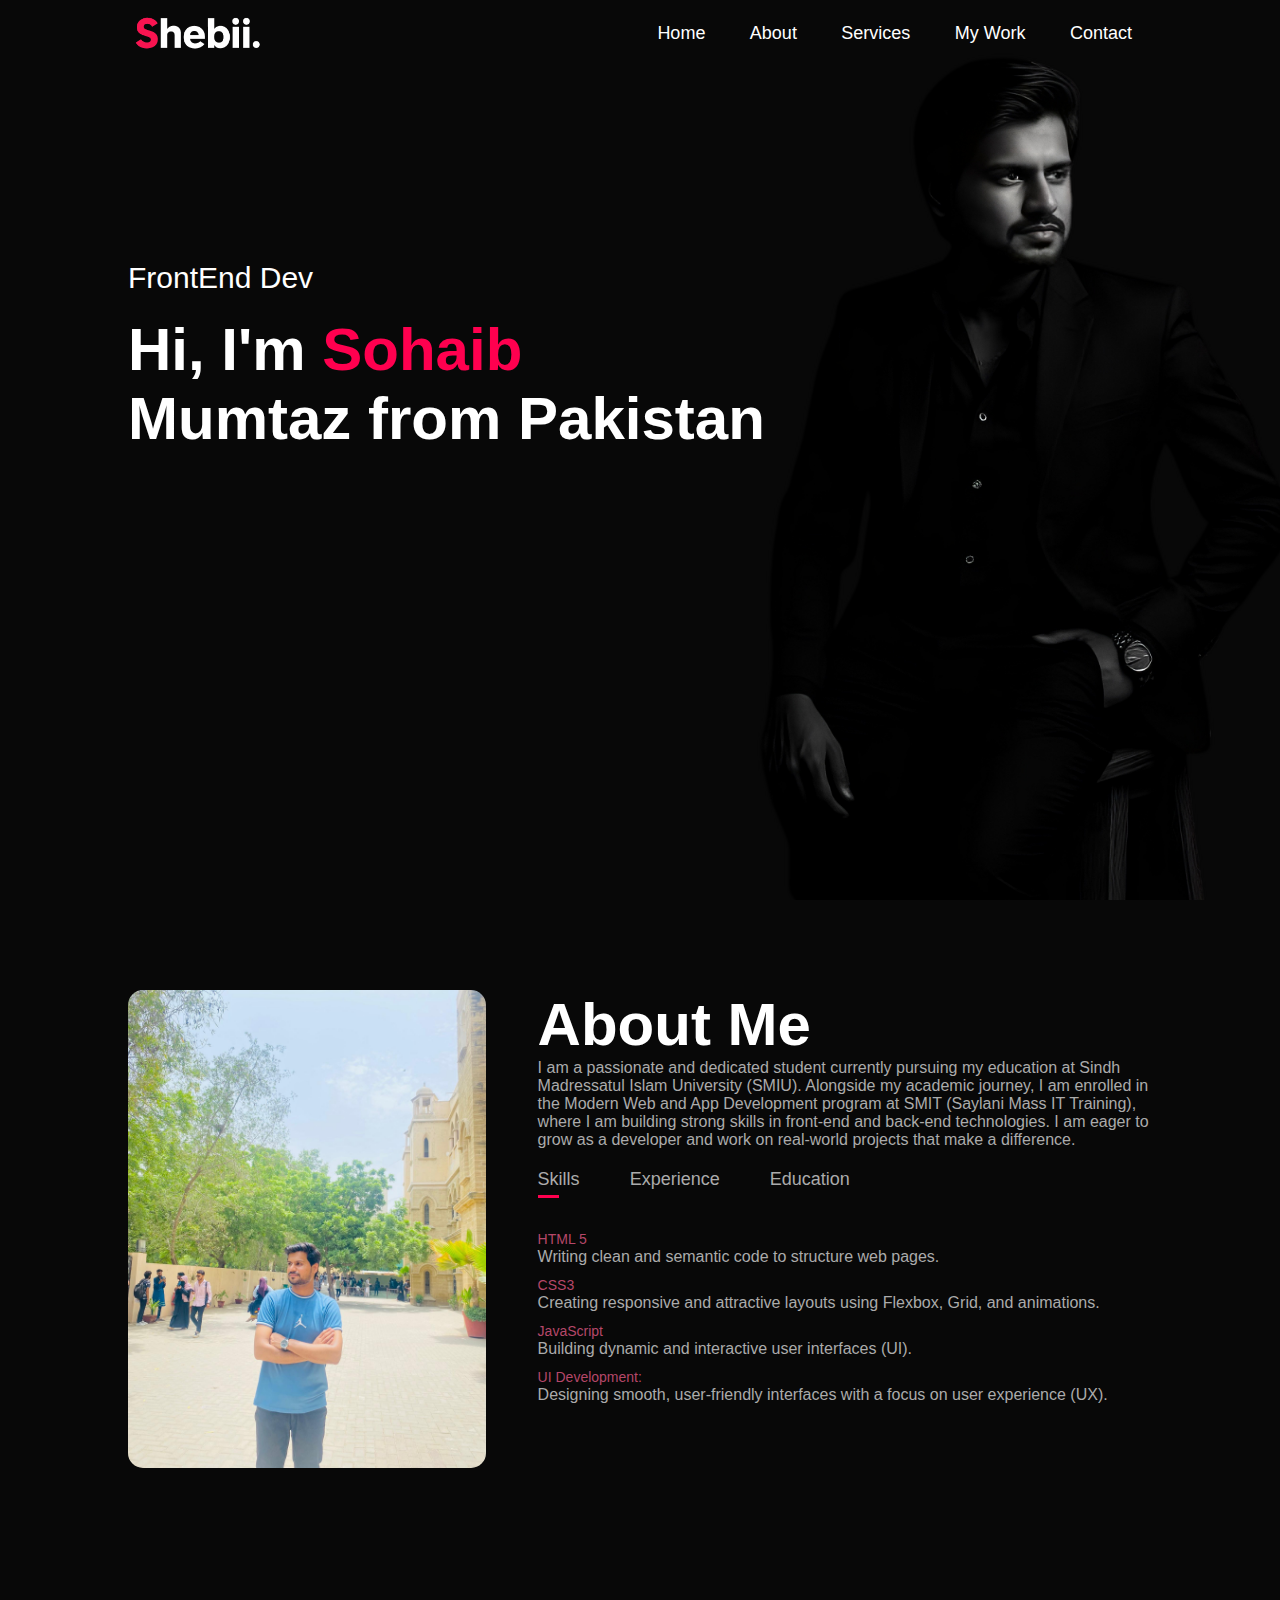
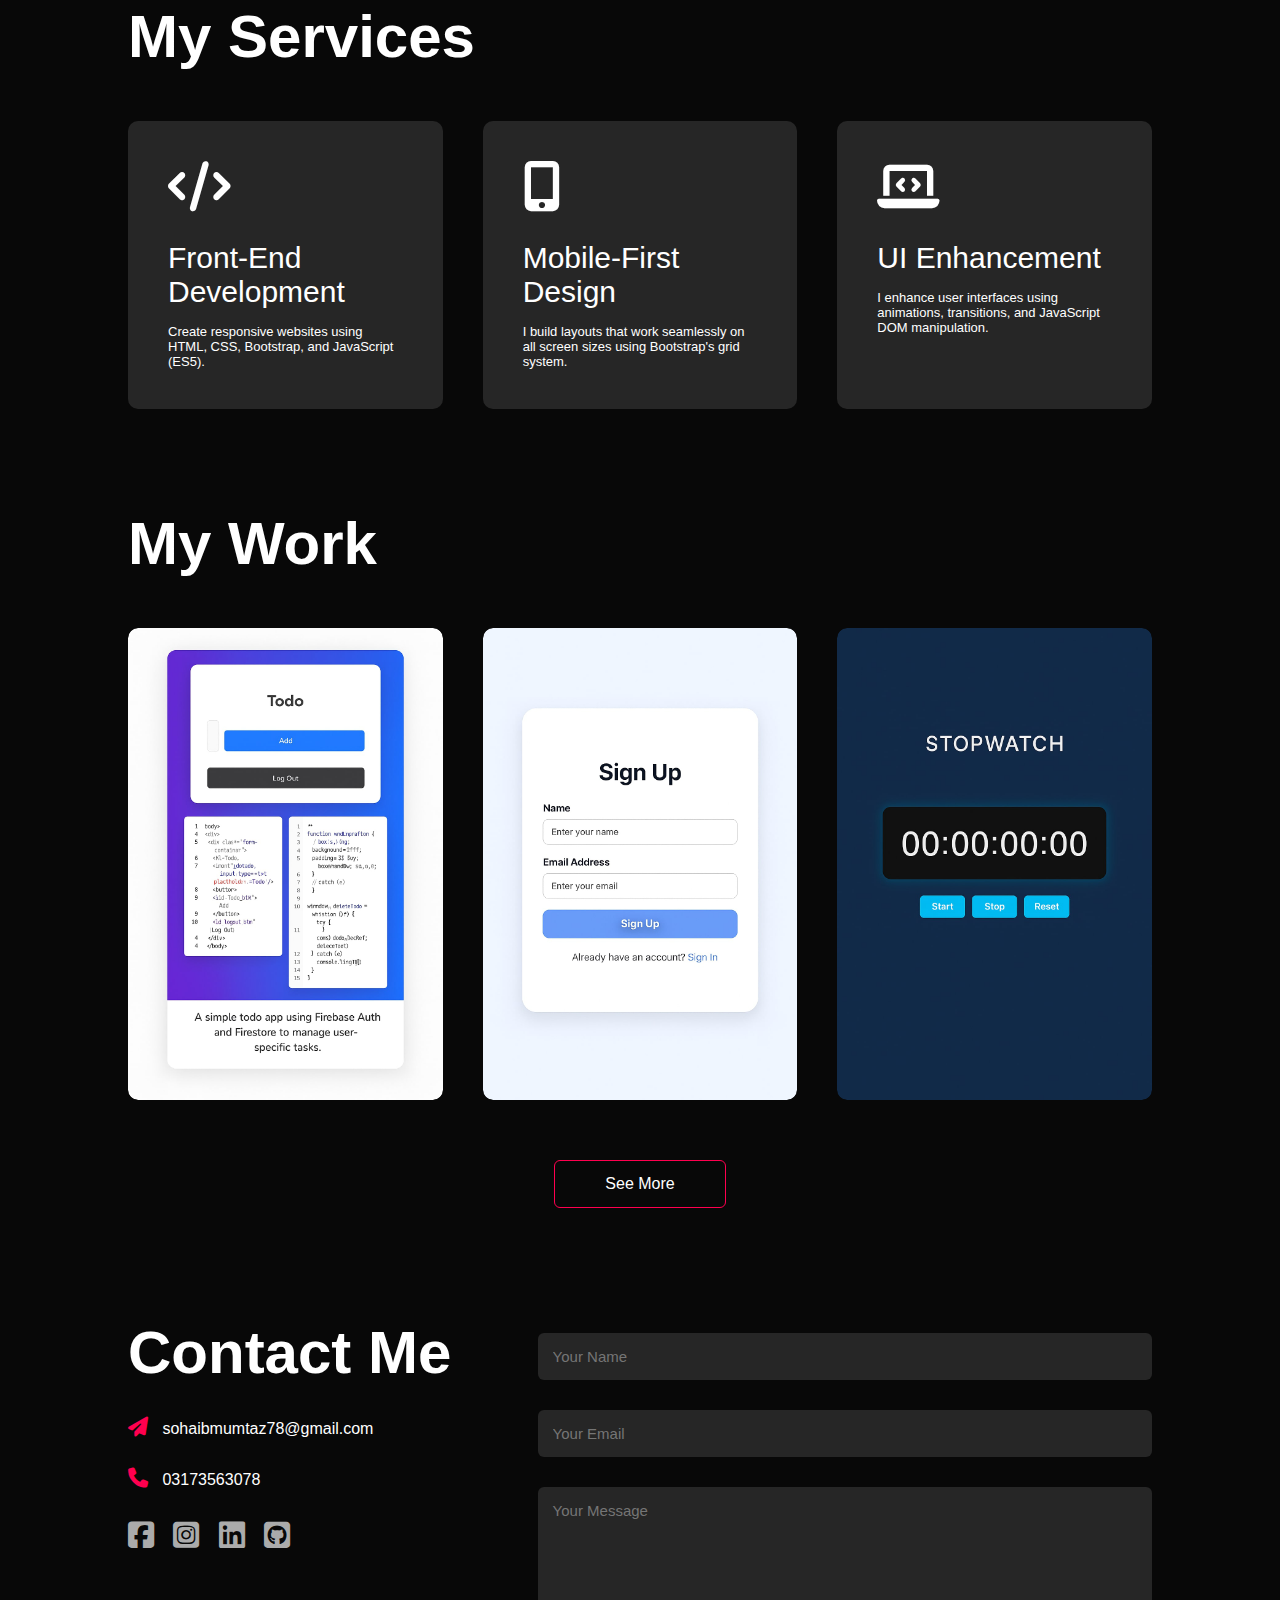
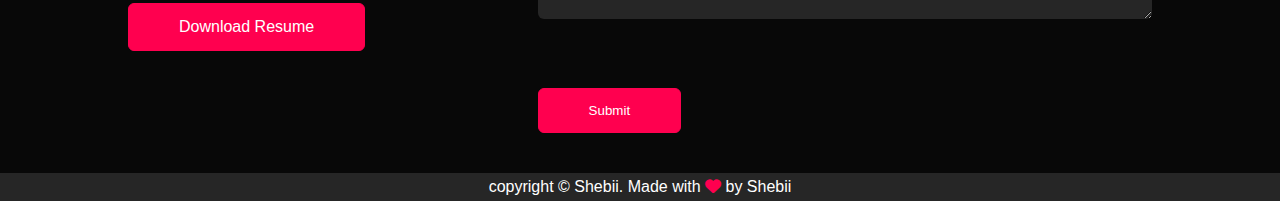
<file: index.html>
<!DOCTYPE html>
<html lang="en">

<head>

    <head>
        <meta charset="UTF-8" />
        <meta name="viewport" content="width=device-width, initial-scale=1.0" />

        <title>Sohaib Mumtaz Rajput | Front-End Developer Portfolio</title>

        <!-- ✅ SEO Meta Tags -->
        <meta name="description"
            content="I'm Sohaib Mumtaz Rajput, a Front-End Developer passionate about building fast, accessible, and modern websites using HTML, CSS, JavaScript, and React. View my portfolio and projects.">
        <meta name="keywords"
            content="Sohaib Mumtaz, Front-End Developer, Web Developer, HTML, CSS, JavaScript, React, Portfolio, Pakistan">
        <meta name="author" content="Sohaib Mumtaz">

        <!-- ✅ Open Graph Meta (for Google & Social Previews) -->
        <meta property="og:title" content="Sohaib Mumtaz | Front-End Developer Portfolio" />
        <meta property="og:description"
            content="Official portfolio of Sohaib Mumtaz - a front-end web developer skilled in modern, responsive design using HTML, CSS, JS, and React." />
        <meta property="og:url" content="https://sohaibmumtaz-portfolio.netlify.app/" />
        <meta property="og:type" content="website" />
        <meta property="og:image" content="https://sohaibmumtaz-portfolio.netlify.app/images/preview.jpg" />
        <!-- 🔁 Replace with your actual image path -->

        <!-- ✅ CSS + Fonts -->
        <link rel="stylesheet" href="style.css">
        <link rel="stylesheet" href="https://cdnjs.cloudflare.com/ajax/libs/font-awesome/6.7.2/css/all.min.css" />

        <!-- ✅ Structured Data for Google (JSON-LD Schema) -->
        <script type="application/ld+json">
    {
      "@context": "https://schema.org",
      "@type": "Person",
      "name": "Sohaib Mumtaz",
      "jobTitle": "Front-End Developer",
      "url": "https://sohaibmumtaz-portfolio.netlify.app",
      "sameAs": [
        "https://www.facebook.com/shoaibmumtaz.shoaibali",
        "https://www.linkedin.com/in/-sohaib-mumtaz-/",
        "https://www.instagram.com/ranaxshobii/"
      ],
      "description": "Sohaib Mumtaz is a professional front-end developer experienced in HTML, CSS, JavaScript, and React, focused on building responsive and accessible web applications."
    }
  </script>

        <meta property="og:image" content="https://sohaibmumtaz-portfolio.netlify.app/images/preview.jpg" />

    </head>


</head>

<body>
    <div class="header-pg" id="header">
        <div class="container">
            <nav>
                <a href="index.html">
                    <img loading="lazy" src="images/logo.png" class="logo" alt="">
                </a>

                <ul id="sidemenu">
                    <li><a href="#header">Home</a></li>
                    <li><a href="#about">About</a></li>
                    <li><a href="#services">Services</a></li>
                    <li><a href="#portfolio">My Work</a></li>
                    <li><a href="#contact">Contact</a></li>
                    <i class="fa fa-regular fa-circle-xmark" onclick="closemenu()"></i>
                </ul>
                <i class="fa fa-solid fa-bars" onclick="openmenu()"></i>
            </nav>
            <div class="headertext">
                <p>FrontEnd Dev</p>
                <h1>Hi, I'm <span>Sohaib</span><br>Mumtaz from Pakistan</h1>
            </div>
        </div>

    </div>
    <!-- about -->
    <div class="about" id="about">
        <div class="container">
            <div class="row">
                <div class="about-col-1">
                    <img src="images/user.jpg" alt="">
                </div>
                <div class="about-col-2">
                    <H1 class="subtitle">About Me</H1>
                    <p>I am a passionate and dedicated student currently pursuing my education at Sindh Madressatul
                        Islam University (SMIU). Alongside my academic journey, I am enrolled in the Modern Web and App
                        Development program at SMIT (Saylani Mass IT Training), where I am building strong skills in
                        front-end and back-end technologies. I am eager to grow as a developer and work on real-world
                        projects that make a difference.</p>
                    <div class="tab-title">
                        <p class="tab-links active-link" onclick="opentab('skills')">Skills</p>
                        <p class="tab-links" onclick="opentab('experience')">Experience</p>
                        <p class="tab-links" onclick="opentab('education')">Education</p>
                    </div>
                    <div class="tab-contents active-tab" id="skills">
                        <ul>
                            <li><span>HTML 5</span><br> Writing clean and semantic code to structure web pages.</li>
                            <li><span>CSS3</span><br> Creating responsive and attractive layouts using Flexbox, Grid,
                                and animations.</li>
                            <li><span>JavaScript</span><br> Building dynamic and interactive user interfaces (UI).</li>
                            <li><span>UI Development:</span><br> Designing smooth, user-friendly interfaces with a focus
                                on user experience (UX).</li>
                        </ul>
                    </div>
                    <div class="tab-contents" id="experience">
                        <ul>
                            <li><span>HTML Developer – Self Learning</span><br>September 2023 – October 2024</li>
                            <li><span>Web Styling with CSS – Practice Projects</span><br>October 2023 – November 2024.
                            </li>
                            <li><span>JavaScript Developer – Learning Phase</span><br> December 2024 – February 2025
                            </li>
                            <li><span>Modern JavaScript UI Developer</span><br> March 2024 – Present</li>
                        </ul>
                    </div>
                    <div class="tab-contents" id="education">
                        <ul>
                            <li><span>2023 – Present</span><br> BS Computer Science from SMIU</li>
                            <li><span>2024 – Present</span><br> Web & App Development Course from SMIT</li>
                        </ul>
                    </div>
                </div>
            </div>
        </div>

    </div>


    <!-- Services -->
    <div class="services" id="services">
        <div class="container">
            <H1 class="subtitle">My Services</H1>
            <div class="services-list">
                <div>
                    <i class="fas fa-code"></i>
                    <h2>Front-End Development</h2>
                    <p>Create responsive websites using HTML, CSS, Bootstrap, and JavaScript (ES5).</p>
                    <!-- <a href="#">Learn More</a> -->
                </div>
                <div>
                    <!-- <i class="fa-solid fa-crop-simple"></i> -->
                    <i class="fas fa-mobile-alt"></i>
                    <h2>Mobile-First Design</h2>
                    <p>I build layouts that work seamlessly on all screen sizes using Bootstrap's grid system.</p>
                    <!-- <a href="#">Learn More</a> -->
                </div>
                <div>
                    <!-- <i class="fa-brands fa-app-store"></i> -->
                    <i class="fas fa-laptop-code"></i>
                    <h2>UI Enhancement</h2>
                    <p>I enhance user interfaces using animations, transitions, and JavaScript DOM manipulation.</p>
                    <!-- <a href="#">Learn More</a> -->
                </div>
            </div>

        </div>
    </div>
    <!-- Portfolio -->

    <div class="portfolio" id="portfolio">
        <div class="container">
            <H1 class="subtitle">My Work</H1>
            <div class="work-list">
                <div class="work">
                    <img src="./images/todowtihfirebase.jpg" alt="" loading="lazy">
                    <div class="layer">
                        <h3>Todo Application using Firebase Authentication and Firebase Realtime Database</h3>
                        <p>A simple todo app using Firebase Auth and Firestore to manage user-specific tasks.</p>
                        <a href="./todo app with firebase/index.html"><i
                                class="fa-solid fa-arrow-up-right-from-square"></i></a>
                    </div>
                </div>
                <div class="work">
                    <img src="./images/login sigup page.jpg" alt="" loading="lazy">
                    <div class="layer">
                        <h3>Login signup page</h3>
                        <p>A simple and responsive Login & Sign-Up page designed for smooth user experience and modern
                            UI aesthetics.</p>
                        <a href="./login signup page/sign_up.html"><i
                                class="fa-solid fa-arrow-up-right-from-square"></i></a>
                    </div>
                </div>
                <div class="work">
                    <img src="./images/stopwatch.jpg" alt="" loading="lazy">
                    <div class="layer">
                        <h3>Stop Watch</h3>
                        <p>Modern digital stopwatch with glowing timer and blue control buttons on a dark gradient
                            background.</p>
                        <a href="./stop watch/index.html"><i class="fa-solid fa-arrow-up-right-from-square"></i></a>
                    </div>
                </div>
                <!-- <div class="work">
                    <img src="./images/work-2.jpg" alt="" loading="lazy">
                    <div class="layer">
                        <h3>Saylani</h3>
                        <p>Saylani-inspired responsive UI with modern layout and clean sections.</p>
                        <a href="./Saylani web/index.html"><i class="fa-solid fa-arrow-up-right-from-square"></i></a>
                    </div> -->
                </div>
                <!-- <div class="work">
                    <img src="./images/work-3.jpg" alt="" loading="lazy">
                    <div class="layer">
                        <h3>Upwork </h3>
                        <p>Modern and clean Upwork-inspired UI built for showcasing design proficiency.</p>
                        <a href="./upwork/index.html"><i class="fa-solid fa-arrow-up-right-from-square"></i></a>
                    </div>
                </div> -->
                <!-- <div class="work">
                    <img src="./images/work-1.jpg" alt="" loading="lazy">
                    <div class="layer">
                        <h3>Apple</h3>
                        <p>Recreated Apple website UI to showcase front-end skills.</p>
                        <a href="./apple.com/index.html"><i class="fa-solid fa-arrow-up-right-from-square"></i></a>
                    </div>
                </div> -->
            </div>
            <a href="./seemore.html" class="btn">See More</a>
        </div>
    </div>

    <!-- Contact/ -->
    <div class="contact" id="contact">
        <div class="container">
            <div class="row">
                <div class="contact-left">
                    <h1 class="subtitle">Contact Me</h1>
                    <p><i class="fa-solid fa-paper-plane"></i> sohaibmumtaz78@gmail.com</p>
                    <p><i class="fa-solid fa-phone"></i> 03173563078</p>
                    <div class="social-icon">
                        <a href="https://www.facebook.com/shoaibmumtaz.shoaibali"><i
                                class="fa-brands fa-square-facebook"></i></a>
                        <a href="https://www.instagram.com/ranaxshobii/"><i
                                class="fa-brands fa-square-instagram"></i></a>
                        <a href="https://www.linkedin.com/in/-sohaib-mumtaz-/"><i
                                class="fa-brands fa-linkedin"></i></a>
                        <a href="https://github.com/sohaibMumtaz78"><i><i
                                    class="fa-brands fa-square-github"></i></i></a>
                        <!-- <a href="#"><i class="fa-brands fa-squarefacebook"></i></a> -->
                    </div>
                    <a href="images/Sohaib-cv.zip" download class="btn btn2">Download Resume</a>
                </div>
                <div class="contact-right">
                    <form name="submit-to-google-sheet">
                        <input type="text" name="Name" placeholder="Your Name" required>
                        <input type="email" name="email" placeholder="Your Email" required>
                        <textarea name="message" rows="6" placeholder="Your Message"></textarea>
                        <button type="submit" class="btn btn2 btn3">Submit</button>
                    </form>
                    <span id="msg"></span>
                </div>
            </div>
        </div>
        <div class="copyright">
            <p>copyright © Shebii. Made with <i class="fa-solid fa-heart"></i> by Shebii</p>
        </div>
    </div>

</body>
<script src="app.js"></script>

</html>
</file>
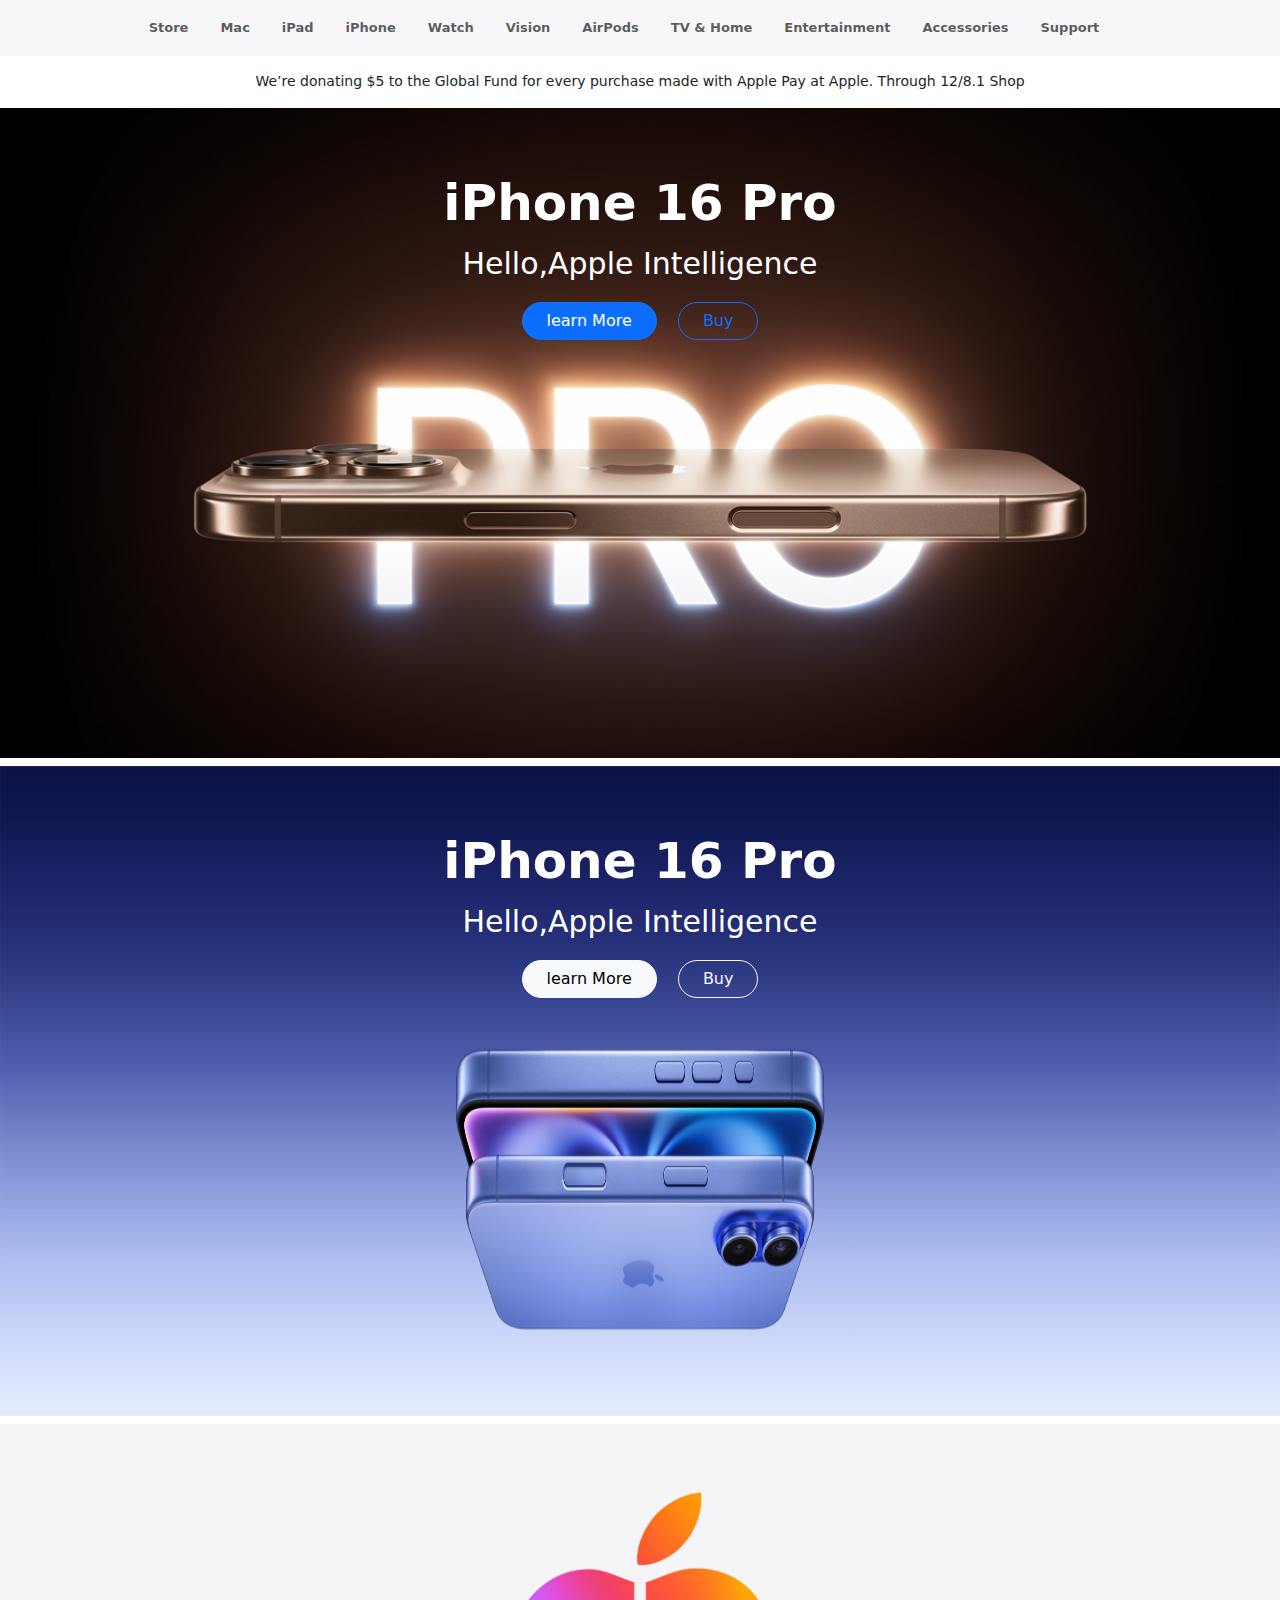
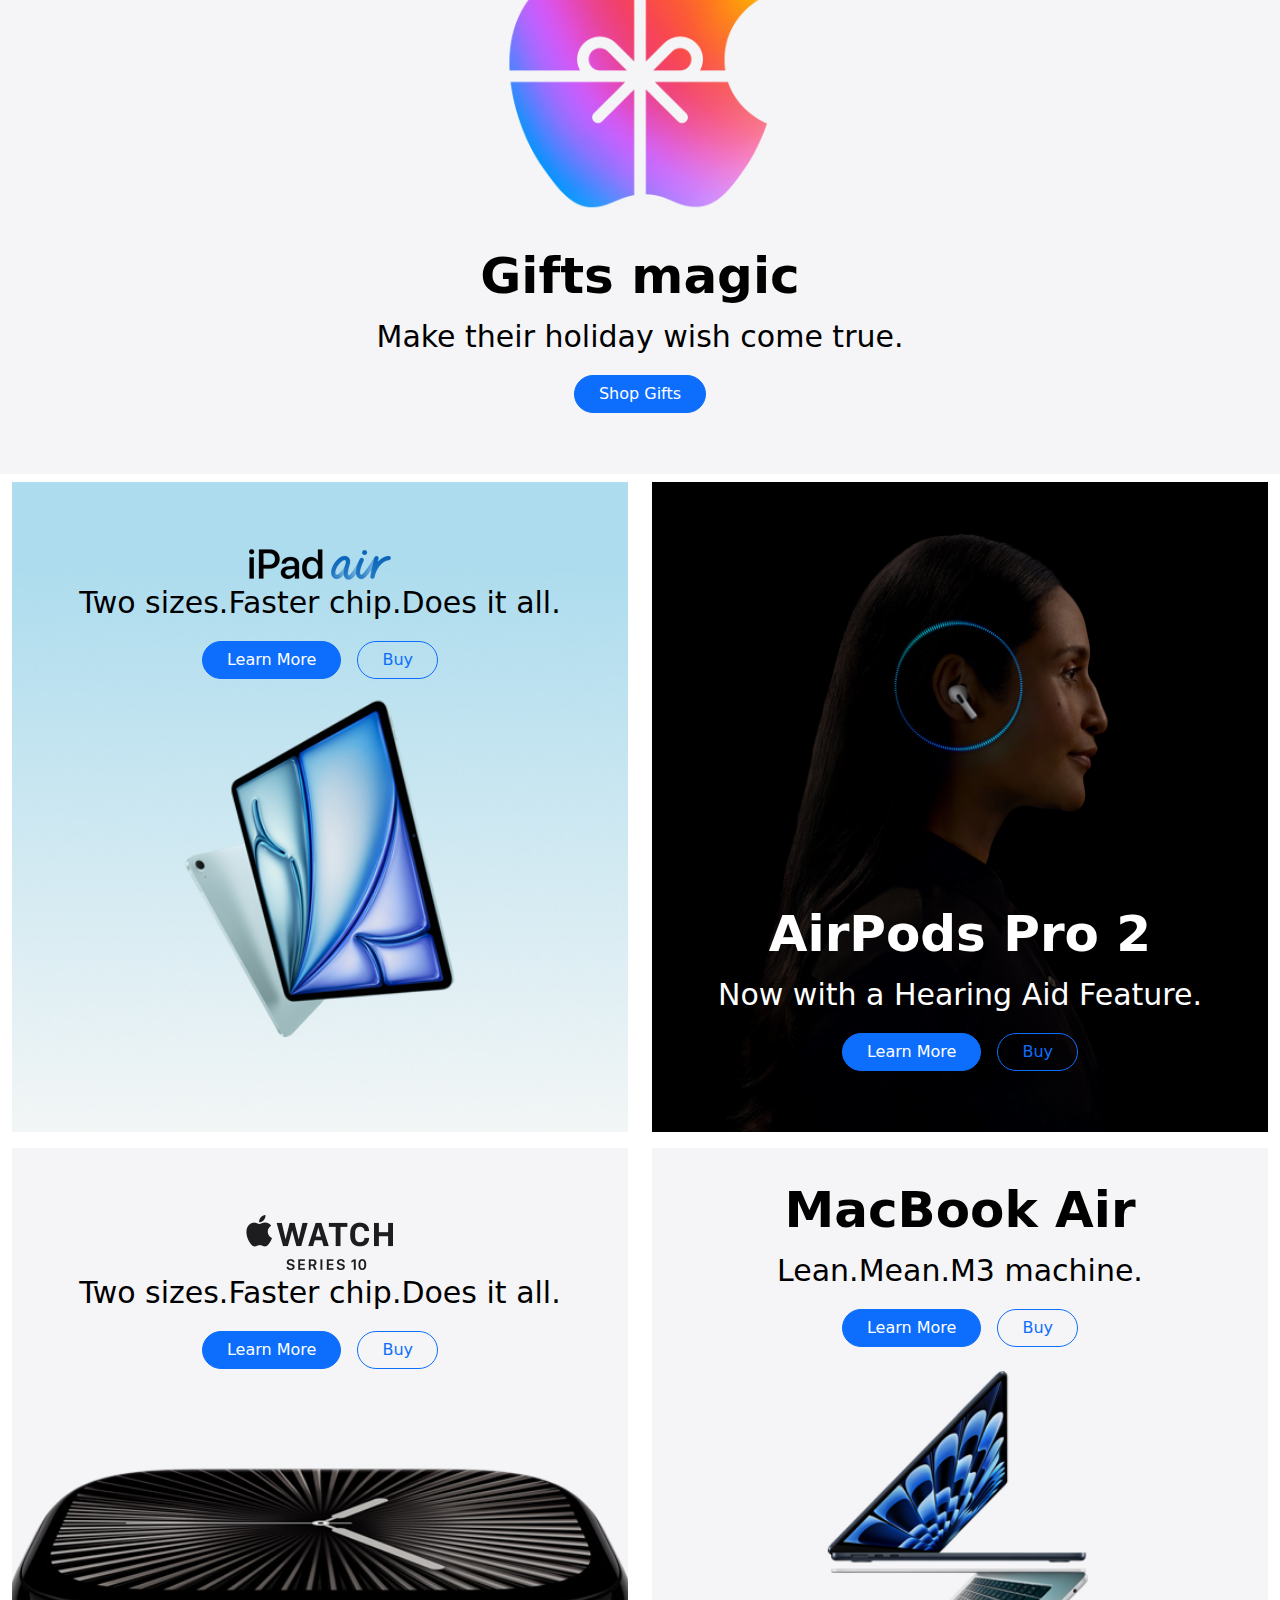
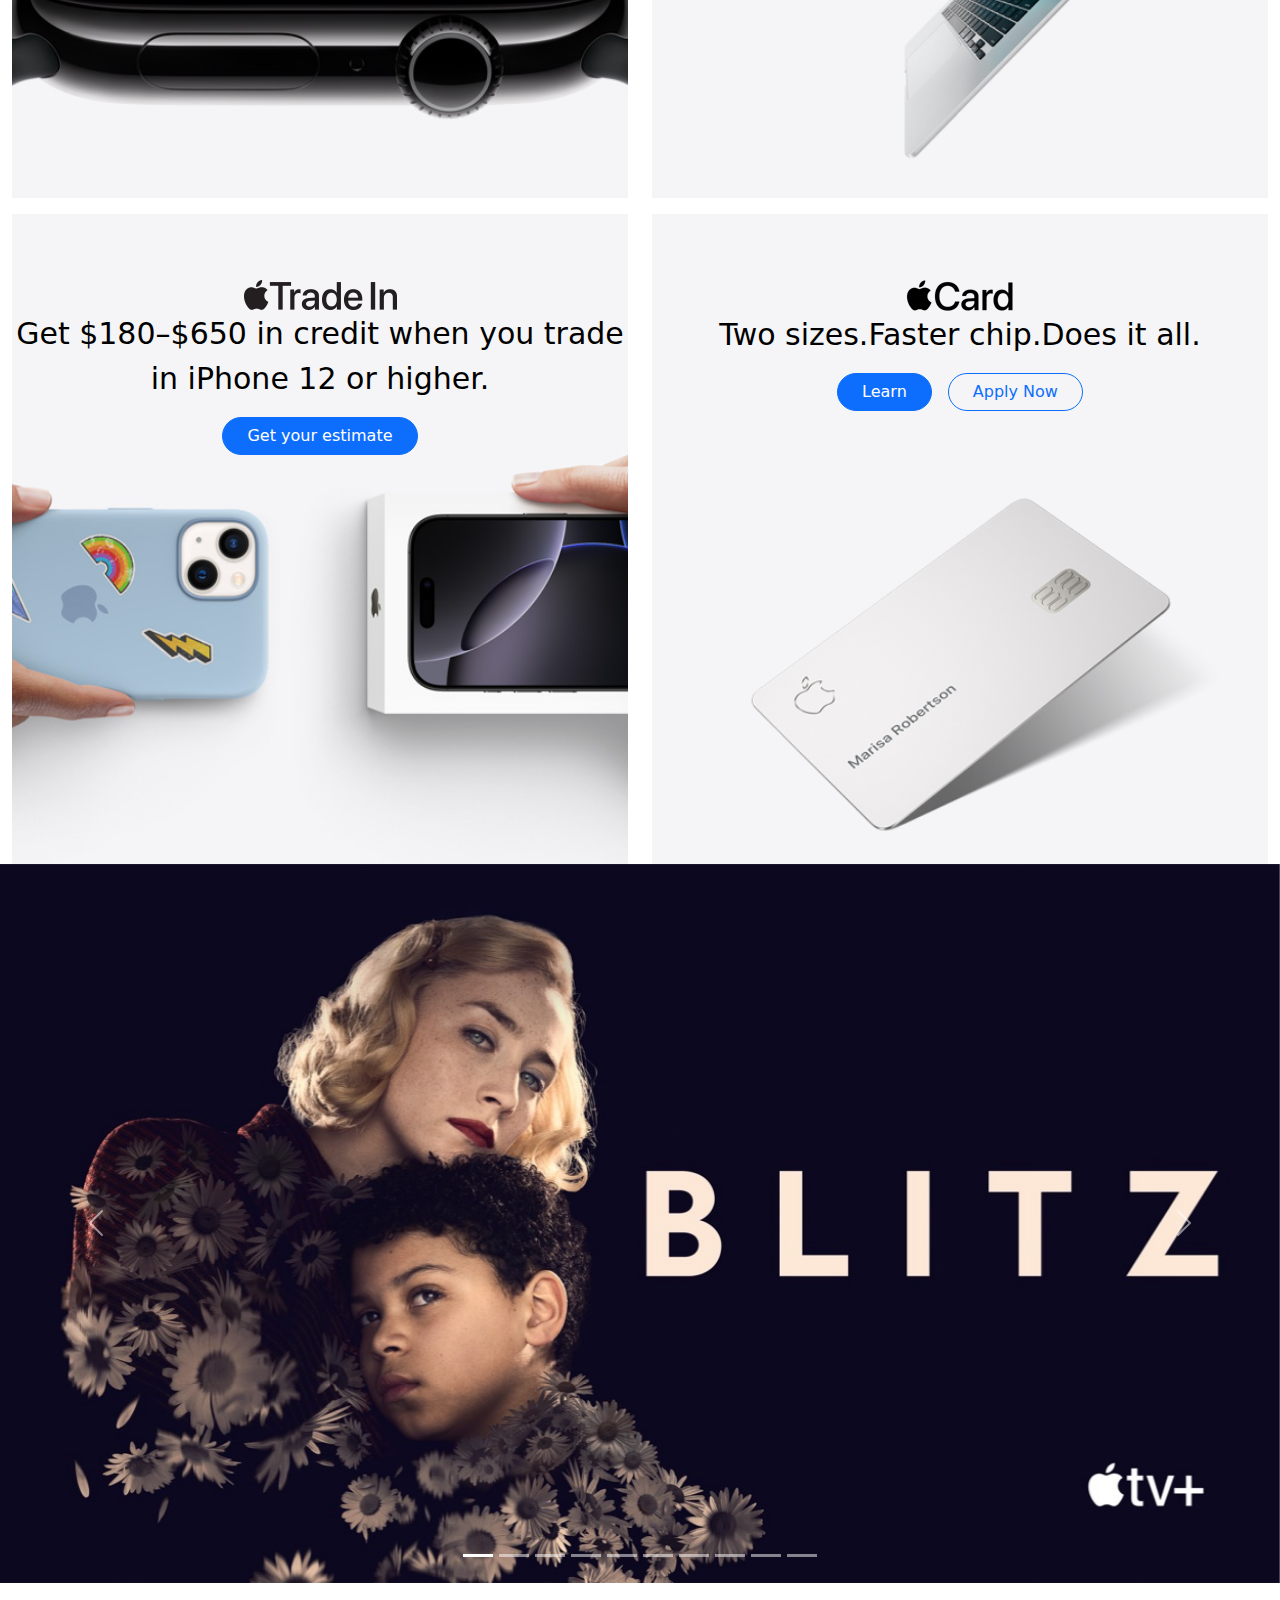
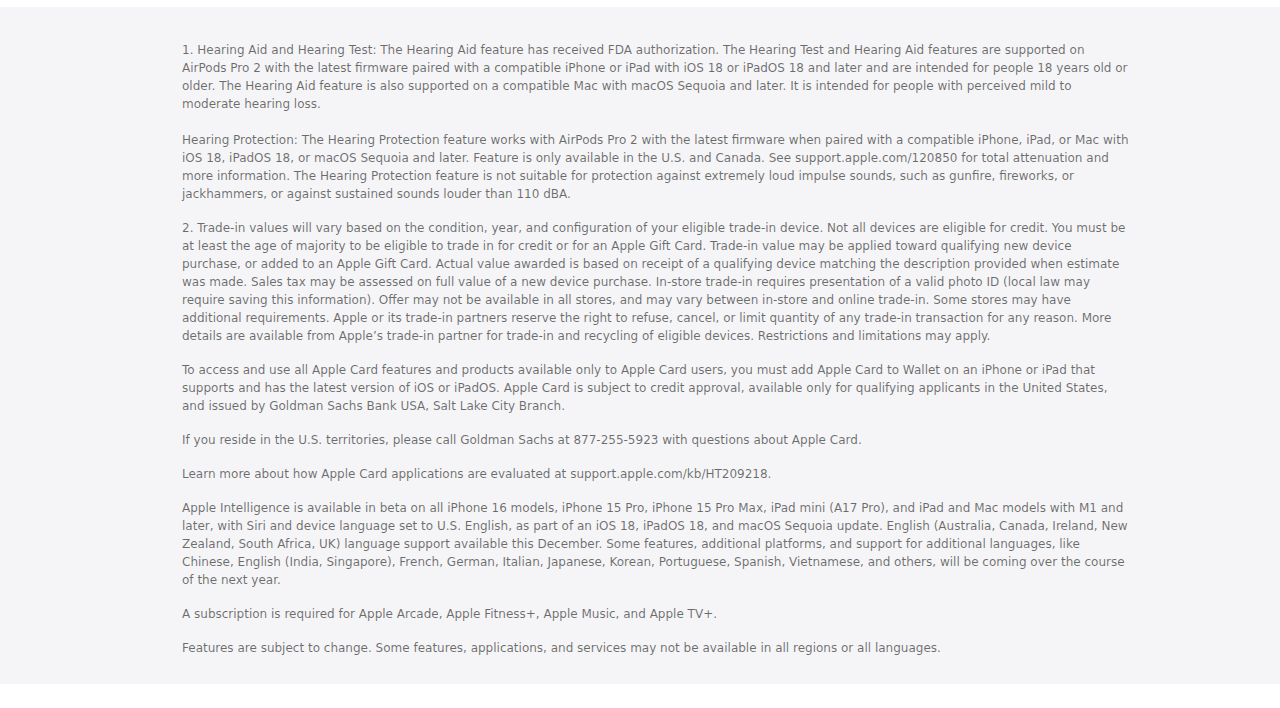
<file: apple.com/index.html>
<!DOCTYPE html>
<html lang="en">

<head>
  <meta charset="UTF-8" />
  <meta name="viewport" content="width=device-width, initial-scale=1.0" />
  <title>Apple</title>
  <link rel="stylesheet" href="style.css" />
  <link href="https://cdn.jsdelivr.net/npm/bootstrap@5.3.3/dist/css/bootstrap.min.css" rel="stylesheet"
    integrity="sha384-QWTKZyjpPEjISv5WaRU9OFeRpok6YctnYmDr5pNlyT2bRjXh0JMhjY6hW+ALEwIH" crossorigin="anonymous" />
  <link rel="stylesheet" href="https://cdnjs.cloudflare.com/ajax/libs/font-awesome/6.7.1/css/all.min.css"
    integrity="sha512-5Hs3dF2AEPkpNAR7UiOHba+lRSJNeM2ECkwxUIxC1Q/FLycGTbNapWXB4tP889k5T5Ju8fs4b1P5z/iB4nMfSQ=="
    crossorigin="anonymous" referrerpolicy="no-referrer" />
  <script src="https://cdn.jsdelivr.net/npm/@popperjs/core@2.11.8/dist/umd/popper.min.js"
    integrity="sha384-I7E8VVD/ismYTF4hNIPjVp/Zjvgyol6VFvRkX/vR+Vc4jQkC+hVqc2pM8ODewa9r"
    crossorigin="anonymous"></script>
  <script src="https://cdn.jsdelivr.net/npm/bootstrap@5.3.3/dist/js/bootstrap.min.js"
    integrity="sha384-0pUGZvbkm6XF6gxjEnlmuGrJXVbNuzT9qBBavbLwCsOGabYfZo0T0to5eqruptLy"
    crossorigin="anonymous"></script>
</head>

<body>
  <header>
    <nav class="navbar navbar-expand-lg navbarheader">
      <div class="container-fluid">
        <!-- Toggler button -->
        <button class="navbar-toggler" type="button" data-bs-toggle="collapse" data-bs-target="#navbarNav"
          aria-controls="navbarNav" aria-expanded="false" aria-label="Toggle navigation">
          <span class="navbar-toggler-icon"></span>
        </button>

        <!-- Collapsible content -->
        <div class="collapse navbar-collapse" id="navbarNav">
          <ul class="navbar-nav">
            <li class="nav-item">
              <a class="navbar-brand" href="#"><i class="fa-brands fa-apple"></i></a>
            </li>
            <li class="nav-item">
              <a class="nav-link" href="#">Store</a>
            </li>
            <li class="nav-item">
              <a class="nav-link" href="#">Mac</a>
            </li>
            <li class="nav-item">
              <a class="nav-link" href="#">iPad</a>
            </li>
            <li class="nav-item">
              <a class="nav-link" href="#">iPhone</a>
            </li>
            <li class="nav-item">
              <a class="nav-link" href="#">Watch</a>
            </li>
            <li class="nav-item">
              <a class="nav-link" href="#">Vision</a>
            </li>
            <li class="nav-item">
              <a class="nav-link" href="#">AirPods</a>
            </li>
            <li class="nav-item">
              <a class="nav-link" href="#">TV & Home</a>
            </li>
            <li class="nav-item">
              <a class="nav-link" href="#">Entertainment</a>
            </li>
            <li class="nav-item">
              <a class="nav-link" href="#">Accessories</a>
            </li>
            <li class="nav-item">
              <a class="nav-link" href="#">Support</a>
            </li>
            <li class="nav-item">
              <a class="nav-link" href="#"><i class="fa fa-search"></i></a>
            </li>
            <li class="nav-item">
              <a class="nav-link" href="#"><i class="fa-solid fa-cart-shopping"></i></a>
            </li>
          </ul>
        </div>
      </div>
    </nav>
    <div class="container-fluid header-text m-0 bg-white">
      <p class="header-paragraph">
        We’re donating $5 to the Global Fund for every purchase made with
        Apple Pay at Apple. Through 12/8.1 Shop
      </p>
    </div>
  </header>
  
  <section>
    <div class="body1">
      <div class=" position-relative w-100% object-fit-cover d-flex justify-content-center">
        <img class="object-fit-cover " src="./images/hero_iphone16pro_avail__fnf0f9x70jiy_largetall.jpg" alt=""
          width="100%" height="650px" />
        <div class="position-absolute" style="text-align: center; top: 10%;">
          <h2 style="font-size: 50px; font-weight: bold; color: white; ">iPhone 16 Pro</h2>
          <p style="font-size: 30px ;color: white; ">Hello,Apple Intelligence</p>
          <button type="button" class="btn btn-primary rounded-pill px-4 mx-2">
            learn More
          </button>
          <button type="button" class="btn btn-outline-primary rounded-pill px-4 mx-2">
            Buy
          </button>
        </div>
      </div>

    </div>

    <div class="body2">
      <div class=" position-relative w-100% object-fit-cover d-flex justify-content-center mt-2">
        <img src="./images/hero_iphone16_avail__euwzls69btea_large.jpg" alt="" width="100%" height="650px" />
        <div class="position-absolute" style="text-align: center; top: 10%;">
          <h2 style="font-size: 50px; font-weight: bold; color: white; ">iPhone 16 Pro</h2>
          <p style="font-size: 30px ;color: white; ">Hello,Apple Intelligence</p>
          <button type="button" class="btn btn-light rounded-pill px-4 mx-2">
            learn More
          </button>
          <button type="button" class="btn btn-outline-light rounded-pill px-4 mx-2">
            Buy
          </button>
        </div>
      </div>

    </div>

    <div class="body3">
      <div class=" position-relative w-100% object-fit-cover d-flex justify-content-center mt-2">
        <img class="object-fit-cover " src="./images/hero_holiday_2024__bbs03706zple_largetall.jpg" alt="" width="100%"
          height="650px" />
        <div class="position-absolute d-flex justify-content-center align-items-center flex-column "
          style="text-align: center; top: 65%;">
          <h2 style="font-size: 50px; font-weight: bold; color: black; text-align: center; ">Gifts magic</h2>
          <p style="font-size: 30px ;color: black; ">Make their holiday wish come true.</p>
          <button type="button" class="btn btn-primary rounded-pill px-4 mx-2 ">
            Shop Gifts
          </button>
        </div>
      </div>

    </div>

    <div class="body4">
      <div class="row m-0">
        <div class="col-lg-6 col-sm-12">
          <div class=" position-relative w-100% object-fit-cover d-flex justify-content-center mt-2 "
            style=" text-align: center">
            <img class="object-fit-cover " src="./images/promo_ipadair_ai__3fv1eitzqv6y_large.jpg" alt="" width="100%"
              height="650px" />
            <div class="position-absolute d-flex justify-content-center flex-column align-items-center "
              style=" text-align ; top: 10%;">
              <img src="./images/promo_logo_ipadair_ai__gikal75essya_large.png" alt="">
              <p style="font-size: 30px ;color: black; ">Two sizes.Faster chip.Does it all.</p>
              <div class="ipadbtn d-flex justify-content-center">
                <button type="button" class="btn btn-primary rounded-pill px-4 mx-2 ">
                  Learn More
                </button>
                <button type="button" class="btn btn-outline-primary rounded-pill px-4 mx-2 ">
                  Buy
                </button>
              </div>
            </div>
          </div>
        </div>
        <div class="col-lg-6 col-sm-12">
          <div class=" position-relative w-100% object-fit-cover d-flex justify-content-center mt-2">
            <img class="object-fit-cover " src="./images/hearing-hero_startframe__f8es0fmuxgq6_large.jpg" alt=""
              width="100%" height="650px" />
            <div class="position-absolute d-flex justify-content-center align-items-center flex-column "
              style=" top: 65%; text-align: center;">
              <h2 style="font-size: 50px; font-weight: bold; color: white; text-align: center; ">AirPods Pro 2</h2>
              <p style="font-size: 30px ;color: white; ">Now with a Hearing Aid Feature.</p>
              <div class="ipadbtn d-flex justify-content-center">
                <button type="button" class="btn btn-primary rounded-pill px-4 mx-2 ">
                  Learn More
                </button>
                <button type="button" class="btn btn-outline-primary rounded-pill px-4 mx-2 ">
                  Buy
                </button>
              </div>
            </div>
          </div>
        </div>
        <div class="col-lg-6 col-sm-12 mt-2">
          <div class=" position-relative w-100% object-fit-cover d-flex justify-content-center mt-2  "
            style=" text-align: center">
            <img class="object-fit-cover " src="./images/promo_apple_watch_series_10_avail_lte__c70y29goir42_large.jpg"
              alt="" width="100%" height="650px" />
            <div class="position-absolute d-flex justify-content-center flex-column align-items-center "
              style=" text-align ; top: 10%;">
              <img src="./images/promo_logo_apple_watch_series_10__qk5vaa89vnm2_large.png" alt="">
              <p style="font-size: 30px ;color: black; ">Two sizes.Faster chip.Does it all.</p>
              <div class="ipadbtn d-flex justify-content-center">
                <button type="button" class="btn btn-primary rounded-pill px-4 mx-2 ">
                  Learn More
                </button>
                <button type="button" class="btn btn-outline-primary rounded-pill px-4 mx-2 ">
                  Buy
                </button>
              </div>
            </div>
          </div>
        </div>
        <div class="col-lg-6 col-sm-12 mt-2">
          <div class=" position-relative w-100% object-fit-cover d-flex justify-content-center mt-2 "
            style=" text-align: center">
            <img class="object-fit-cover " src="./images/promo_macbook_air_m3__e43jegok3wuq_large.jpg" alt=""
              width="100%" height="650px" />
            <div class="position-absolute d-flex justify-content-center flex-column align-items-center "
              style=" text-align ; top: 5%;">
              <h2 style="font-size: 50px; font-weight: bold; color: black; text-align: center; ">MacBook Air</h2>
              <p style="font-size: 30px ;color: black; ">Lean.Mean.M3 machine.</p>
              <div class="ipadbtn d-flex justify-content-center">
                <button type="button" class="btn btn-primary rounded-pill px-4 mx-2 ">
                  Learn More
                </button>
                <button type="button" class="btn btn-outline-primary rounded-pill px-4 mx-2 ">
                  Buy
                </button>
              </div>
            </div>
          </div>
        </div>
        <div class="col-lg-6 col-sm-12 mt-2">
          <div class=" position-relative w-100% object-fit-cover d-flex justify-content-center mt-2  "
            style=" text-align: center">
            <img class="object-fit-cover " src="./images/promo_iphone_tradein__bugw15ka691e_large.jpg" alt=""
              width="100%" height="650px" />
            <div class="position-absolute d-flex justify-content-center flex-column align-items-center "
              style=" text-align ; top: 10%;">
              <img src="./images/promo_logo_iphone_tradein__7y3gtai5az66_large.png" alt="">
              <p style="font-size: 30px ;color: black; ">Get $180–$650 in credit when you trade in iPhone 12 or higher.
              </p>
              <div class="ipadbtn d-flex justify-content-center">
                <button type="button" class="btn btn-primary rounded-pill px-4 mx-2 ">
                  Get your estimate
                </button>
                <!-- <button
                    type="button"
                    class="btn btn-outline-primary rounded-pill px-4 mx-2 " 
                  >
                    Buy
                  </button> -->
              </div>
            </div>
          </div>
        </div>
        <div class="col-lg-6 col-sm-12 mt-2">
          <div class=" position-relative w-100% object-fit-cover d-flex justify-content-center mt-2  "
            style=" text-align: center">
            <img class="object-fit-cover " src="./images/promo_apple_card__5cm7draujpey_large.jpg" alt="" width="100%"
              height="650px" />
            <div class="position-absolute d-flex justify-content-center flex-column align-items-center "
              style=" text-align ; top: 10%;">
              <img src="./images/logo__dcojfwkzna2q_large.png" alt="">
              <p style="font-size: 30px ;color: black; ">Two sizes.Faster chip.Does it all.</p>
              <div class="ipadbtn d-flex justify-content-center">
                <button type="button" class="btn btn-primary rounded-pill px-4 mx-2 ">
                  Learn
                </button>
                <button type="button" class="btn btn-outline-primary rounded-pill px-4 mx-2 ">
                  Apply Now
                </button>
              </div>
            </div>
          </div>
        </div>
      </div>
    </div>

    <div class="body5">
      <div id="carouselExampleIndicators" class="carousel slide" data-bs-ride="carousel">
        <div class="carousel-indicators">
          <button type="button" data-bs-target="#carouselExampleIndicators" data-bs-slide-to="0" class="active"
            aria-current="true" aria-label="Slide 1"></button>
          <button type="button" data-bs-target="#carouselExampleIndicators" data-bs-slide-to="1"
            aria-label="Slide 2"></button>
          <button type="button" data-bs-target="#carouselExampleIndicators" data-bs-slide-to="2"
            aria-label="Slide 3"></button>
          <button type="button" data-bs-target="#carouselExampleIndicators" data-bs-slide-to="3"
            aria-label="Slide 4"></button>
          <button type="button" data-bs-target="#carouselExampleIndicators" data-bs-slide-to="4"
            aria-label="Slide 5"></button>
          <button type="button" data-bs-target="#carouselExampleIndicators" data-bs-slide-to="5"
            aria-label="Slide 6"></button>
          <button type="button" data-bs-target="#carouselExampleIndicators" data-bs-slide-to="6"
            aria-label="Slide 7"></button>
          <button type="button" data-bs-target="#carouselExampleIndicators" data-bs-slide-to="7"
            aria-label="Slide 8"></button>
          <button type="button" data-bs-target="#carouselExampleIndicators" data-bs-slide-to="8"
            aria-label="Slide 9"></button>
          <button type="button" data-bs-target="#carouselExampleIndicators" data-bs-slide-to="9"
            aria-label="Slide 10"></button>

        </div>
        <div class="carousel-inner">
          <div class="carousel-item active">
            <img src="./images/img2(01).jpg" class="d-block w-100" alt="...">
          </div>
          <div class="carousel-item">
            <img src="./images/img2 (2).jpg " class="d-block w-100" alt="...">
          </div>
          <div class="carousel-item">
            <img src="./images/img2 (3).jpg" class="d-block w-100" alt="...">
          </div>
          <div class="carousel-item">
            <img src="./images/img2 (4).jpg" class="d-block w-100" alt="...">
          </div>
          <div class="carousel-item">
            <img src="./images/img2 (5).jpg" class="d-block w-100" alt="...">
          </div>
          <div class="carousel-item">
            <img src="./images/img2 (6).jpg" class="d-block w-100" alt="...">
          </div>
          <div class="carousel-item">
            <img src="./images/img2 (7).jpg" class="d-block w-100" alt="...">
          </div>
          <div class="carousel-item">
            <img src="./images/img2 (8).jpg" class="d-block w-100" alt="...">
          </div>
          <div class="carousel-item">
            <img src="./images/img2 (9).jpg" class="d-block w-100" alt="...">
          </div>
          <div class="carousel-item">
            <img src="./images/img2 (10).jpg" class="d-block w-100" alt="...">
          </div>
        </div>
        <button class="carousel-control-prev" type="button" data-bs-target="#carouselExampleIndicators"
          data-bs-slide="prev">
          <span class="carousel-control-prev-icon" aria-hidden="true"></span>
          <span class="visually-hidden">Previous</span>
        </button>
        <button class="carousel-control-next" type="button" data-bs-target="#carouselExampleIndicators"
          data-bs-slide="next">
          <span class="carousel-control-next-icon" aria-hidden="true"></span>
          <span class="visually-hidden">Next</span>
        </button>
      </div>
    </div>
    </div>
  </section>
  <footer>
    <div class="containerfooter container-fluid bg my-4">
      <div class="footerol">
        <Section>
          <ul class="footerli text-align-center">
            <li>
              <p class="footerparagraph">1. Hearing Aid and Hearing Test: The Hearing Aid feature has received FDA
                authorization. The Hearing Test and
                Hearing Aid features are supported on AirPods Pro 2 with the latest firmware paired with a compatible
                iPhone
                or iPad with iOS 18 or iPadOS 18 and later and are intended for people 18 years old or older. The
                Hearing
                Aid feature is also supported on a compatible Mac with macOS Sequoia and later. It is intended for
                people
                with perceived mild to moderate hearing loss. <br> <br> Hearing Protection: The Hearing Protection
                feature
                works
                with AirPods Pro 2 with the latest firmware when paired with a compatible iPhone, iPad, or Mac with iOS
                18, iPadOS 18, or macOS Sequoia and later. Feature is only available in the U.S. and Canada. See
                support.apple.com/120850 for total attenuation and more information. The Hearing Protection feature is
                not
                suitable for protection against extremely loud impulse sounds, such as gunfire, fireworks, or
                jackhammers,
                or against sustained sounds louder than 110 dBA.
              </p>
            </li>
            <li>
              <p class="footerparagraph">2. Trade‑in values will vary based on the condition, year, and configuration of
                your
                eligible trade‑in device. Not all devices are eligible for credit. You must be at least the age of
                majority to be eligible to trade in for credit or for an Apple Gift Card. Trade‑in value may be applied
                toward qualifying new device purchase, or added to an Apple Gift Card. Actual value awarded is based on
                receipt of a qualifying device matching the description provided when estimate was made. Sales tax may
                be
                assessed on full value of a new device purchase. In‑store trade‑in requires presentation of a valid
                photo
                ID (local law may require saving this information). Offer may not be available in all stores, and may
                vary
                between in‑store and online trade‑in. Some stores may have additional requirements. Apple or its
                trade‑in
                partners reserve the right to refuse, cancel, or limit quantity of any trade‑in transaction for any
                reason. More details are available from Apple’s trade-in partner for trade‑in and recycling of eligible
                devices. Restrictions and limitations may apply.</p>
            </li>

            <li>
              <p> To access and use all Apple Card features and products available only to Apple Card users, you must
                add Apple Card to Wallet on an iPhone or iPad that
                supports and has the latest version of iOS or iPadOS. Apple Card is subject to credit approval,
                available
                only for qualifying applicants in the United States, and issued by Goldman Sachs Bank USA, Salt Lake
                City
                Branch. </p>
            </li>
            <li>
              <p>If you reside in the U.S. territories, please call Goldman Sachs at 877-255-5923 with
                questions about Apple Card.</p>
            </li>
            <li>
              <p> Learn more about how Apple Card applications are evaluated at support.apple.com/kb/HT209218.
            </li>
            Apple Intelligence is available in beta on all iPhone 16 models, iPhone 15 Pro, iPhone 15 Pro Max, iPad mini
            (A17 Pro), and iPad and Mac models with M1 and later, with
            Siri and device language set to U.S. English, as part of an iOS 18, iPadOS 18, and macOS Sequoia update.
            English (Australia, Canada, Ireland, New Zealand, South Africa, UK) language support available this
            December. Some features, additional platforms, and support for additional languages, like Chinese, English
            (India, Singapore), French, German, Italian, Japanese, Korean, Portuguese, Spanish, Vietnamese, and
            others, will be coming over the course of the next year.</p>
            </li>
            <li>
              <p>A subscription is required for Apple Arcade, Apple Fitness+, Apple Music, and Apple TV+.</p>
            </li>
            <li>Features are subject to change. Some features, applications, and services may not be available in all
              regions or all languages.</p>
            </li>

          </ul>
        </Section>
        <!-- <div class="footerlinks">
          <div class="row">
            <div class="col-lg-3 ">
              <p><a class="link-offset-2 link-dark link-underline-opacity-0" href="#">Shop and Learn</a></p>
            </div>
            <div class="col-lg-3">
              <a class="link-offset-2 link-offset-3-hover link-dark link-underline-opacity-0 link-underline-opacity-75-hover"
                href="#">
                shop and learn
              </a>
            </div>
            <div class="col-lg-3">
              <a class="link-offset-2 link-offset-3-hover link-dark link-underline-opacity-0 link-underline-opacity-75-hover"
                href="#">
                shop and learn
              </a>
            </div>
            <div class="col-lg-3">
              <a class="link-offset-2 link-offset-3-hover link-dark link-underline-opacity-0 link-underline-opacity-75-hover"
                href="#">
                shop and learn
              </a>
            </div>

          </div>

        </div>

      </div>

    </div>

    </div>


  </footer> -->
</body>

</html>
</file>
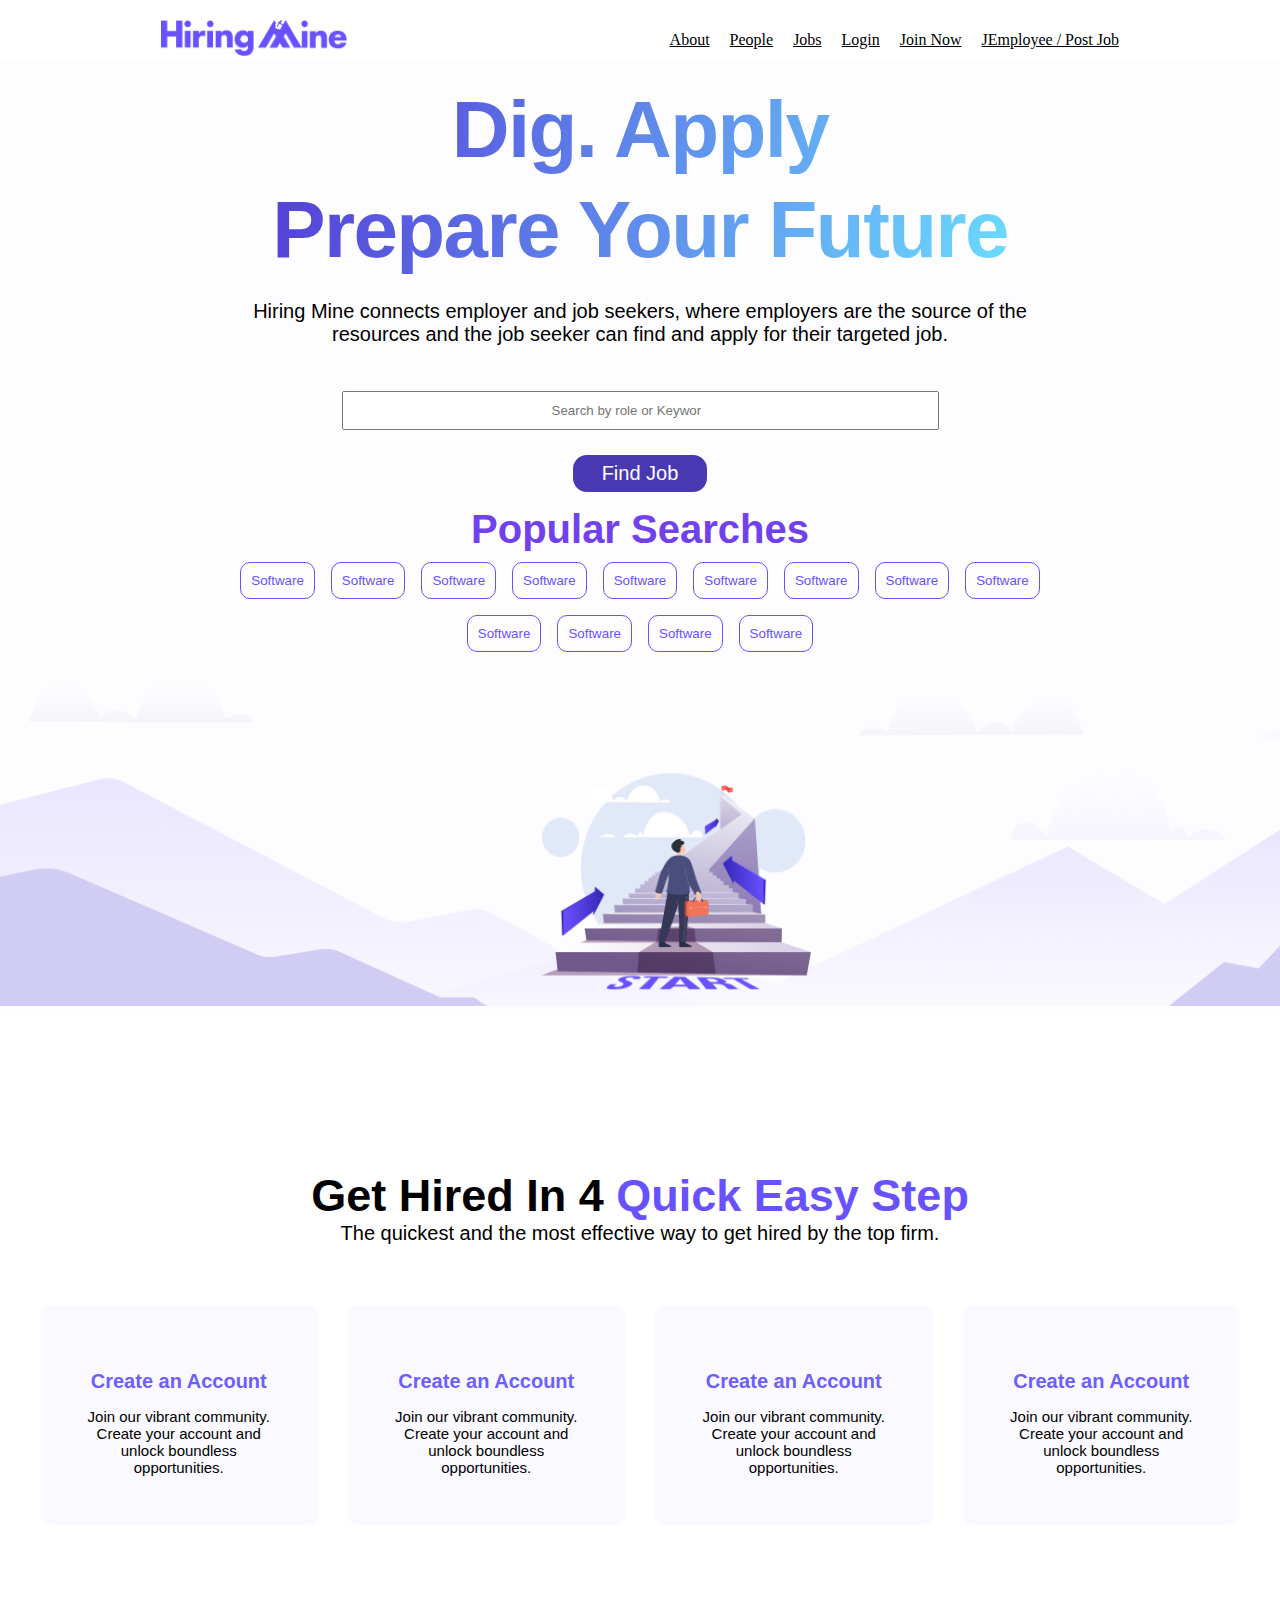
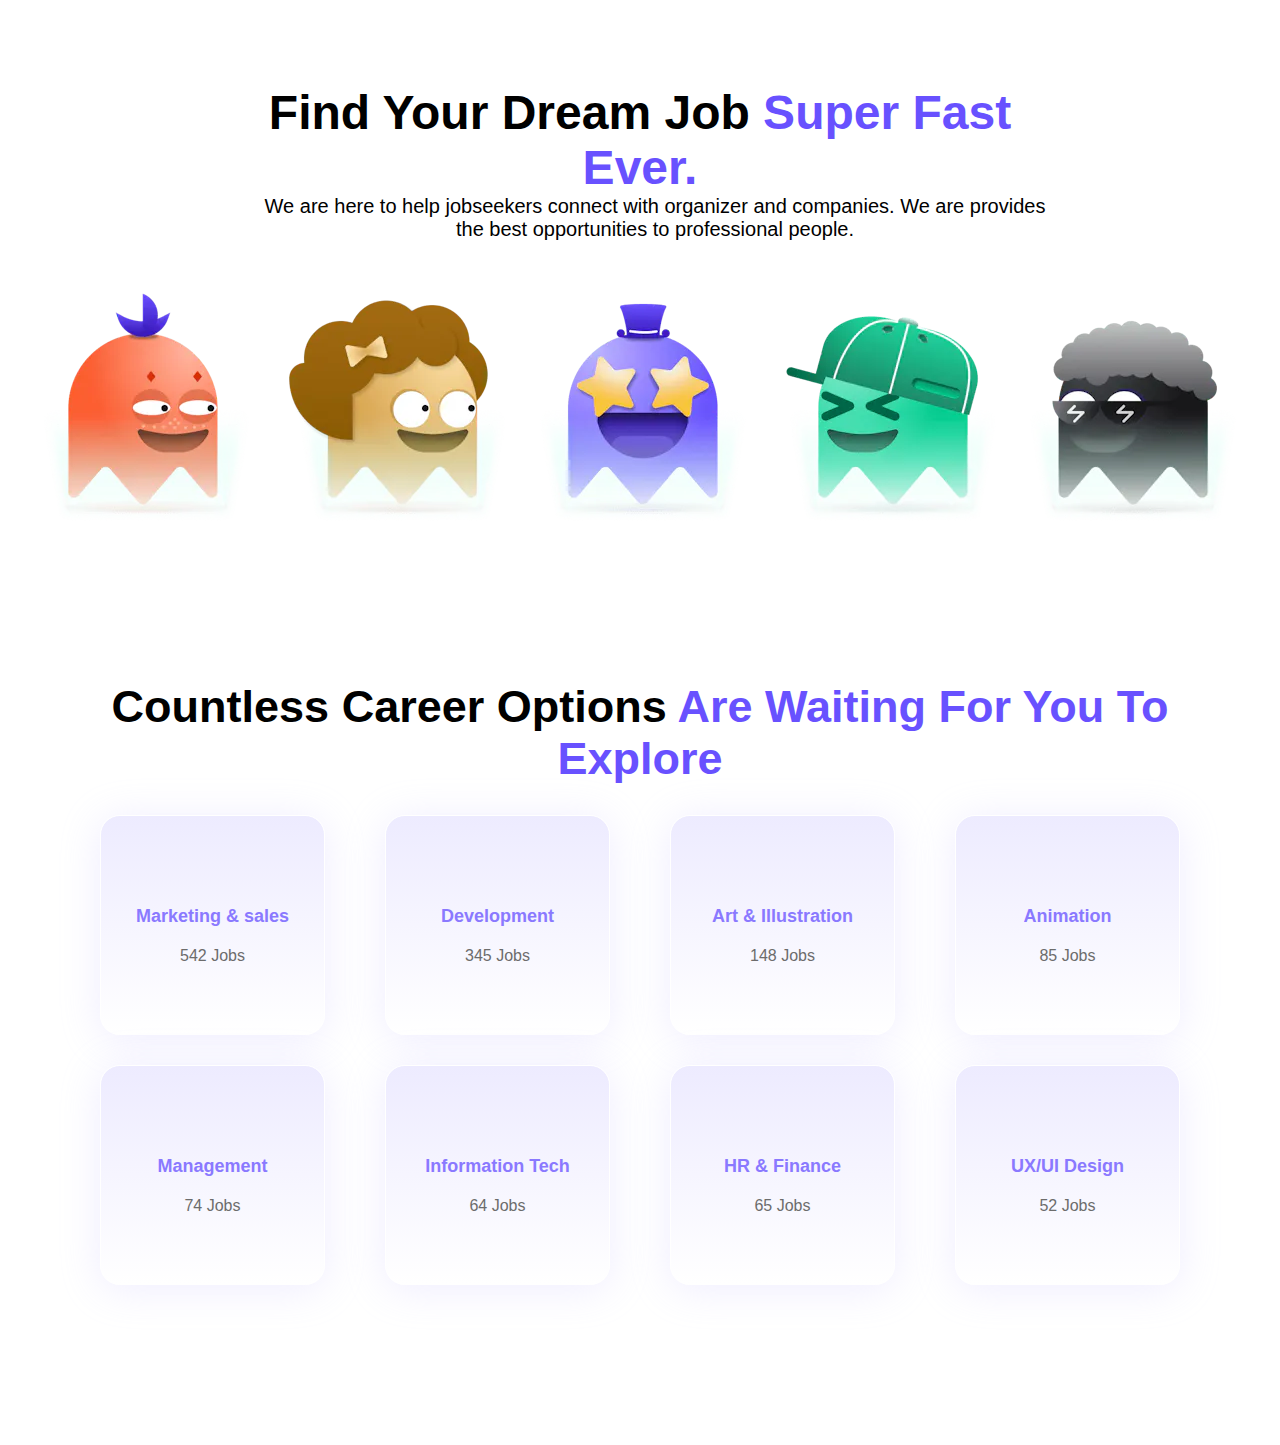
<file: Hiring Mine/index.html>
<!DOCTYPE html>
<html lang="en">

<head>
    <meta charset="UTF-8">
    <meta http-equiv="X-UA-Compatible" content="IE=edge">
    <meta name="viewport" content="width=device-width, initial-scale=1.0">
    <title>Hiring Mine</title>
    <link rel="stylesheet" href="style.css">
    <link rel="stylesheet" href="https://cdnjs.cloudflare.com/ajax/libs/font-awesome/6.7.1/css/all.min.css"
        integrity="sha512-5Hs3dF2AEPkpNAR7UiOHba+lRSJNeM2ECkwxUIxC1Q/FLycGTbNapWXB4tP889k5T5Ju8fs4b1P5z/iB4nMfSQ=="
        crossorigin="anonymous" referrerpolicy="no-referrer" />

</head>

<body onload="reload()">
    <header>
        <div class="containerheader">
            <div class="headerlogo">
                <a href="">
                    <img class="hiringminelogo" src="./images/Hiring Mine Logo.png" alt="">
                </a>
            </div>
            <div class="headernavbtn">
                <a class="navbtn" href="">About</a>
                <a class="navbtn" href="">People</a>
                <a class="navbtn" href="">Jobs</a>
                <a class="navbtn" href="">Login</a>
                <a class="navbtn" href="">Join Now</a>
                <a class="navbtn" href="">JEmployee / Post Job</a>
            </div>
        </div>
    </header>

    <body>
        <div class="body1">
            <div class="bodyhead">
                <div class="containerbody">
                    <div class="containerbodystyle">
                        <div class="containerbodyhead">
                            <h1 class="bodyheadh1">
                                Dig. Apply <br>
                                Prepare Your Future
                            </h1>
                            <p class="containerbodyp">
                                Hiring Mine connects employer and job seekers, where employers are the source of the
                                resources and
                                the job seeker can find and apply for their targeted job.
                            </p>
                            <div class="bodysearch">
                                <div class="containerbodyp bsearch">
                                    <input class="containersearch" type="text" name="" id=""
                                        placeholder="Search by role or Keywor">
                                </div>
                                <button class="btnjob">Find Job</button>
                            </div>
                            <div class="conatinerbtnpopolarsearch">
                                <h6 class="containerbodyp btnpopulsrsearch">Popular Searches</h6>
                                <div class="searchcontainer">
                                    <button class="btnsearch">Software</button>
                                    <button class="btnsearch">Software</button>
                                    <button class="btnsearch">Software</button>
                                    <button class="btnsearch">Software</button>
                                    <button class="btnsearch">Software</button>
                                    <button class="btnsearch">Software</button>
                                    <button class="btnsearch">Software</button>
                                    <button class="btnsearch">Software</button>
                                    <button class="btnsearch">Software</button>
                                    <button class="btnsearch">Software</button>
                                    <button class="btnsearch">Software</button>
                                    <button class="btnsearch">Software</button>
                                    <button class="btnsearch">Software</button>

                                </div>
                            </div>
                        </div>
                    </div>
                </div>
            </div>
            <div class="containerimg">
                <img src="./images/art work.png" class="heroimg" alt="">
            </div>
        </div>
        <div class="body2">
            <div class="containerheadingb2">
                <h3 class="containerb2h3">
                    Get Hired In 4
                    <span class="containerh3span">Quick Easy Step</span>
                </h3>
                <p class="containerb2paragraph">
                    The quickest and the most effective way to get hired by the top firm.
                </p>

            </div>
            <div class="containerboxesb2">
                <div class="boxesb2">
                    <div class="boxes2items">
                        <div class="boxes2icon">
                            <i class="fa-solid fa-user"></i>
                        </div>
                        <div class="boxes2heading">
                            <p>
                                Create an Account
                            </p>
                        </div>
                        <div class="boxes2text">
                            <p>
                                Join our vibrant community. Create your account and unlock boundless opportunities.
                            </p>
                        </div>
                    </div>
                    <div class="boxes2items">
                        <div class="boxes2icon">
                            <i class="fa-solid fa-user"></i>
                        </div>
                        <div class="boxes2heading">
                            <p>
                                Create an Account
                            </p>
                        </div>
                        <div class="boxes2text">
                            <p>
                                Join our vibrant community. Create your account and unlock boundless opportunities.
                            </p>
                        </div>
                    </div>
                    <div class="boxes2items">
                        <div class="boxes2icon">
                            <i class="fa-solid fa-user"></i>
                        </div>
                        <div class="boxes2heading">
                            <p>
                                Create an Account
                            </p>
                        </div>
                        <div class="boxes2text">
                            <p>
                                Join our vibrant community. Create your account and unlock boundless opportunities.
                            </p>
                        </div>
                    </div>
                    <div class="boxes2items">
                        <div class="boxes2icon">
                            <i class="fa-solid fa-user"></i>
                        </div>
                        <div class="boxes2heading">
                            <p>
                                Create an Account
                            </p>
                        </div>
                        <div class="boxes2text">
                            <p>
                                Join our vibrant community. Create your account and unlock boundless opportunities.
                            </p>
                        </div>
                    </div>
                </div>

            </div>
        </div>
        <div class="body3">
            <div class="containerb3text">
                <h3 class="b3textheading">
                    Find Your Dream Job
                    <span class="betextspan">
                        Super Fast Ever.
                    </span>
                </h3>
                <p class="b3textparagraph">
                    We are here to help jobseekers connect with organizer and companies. We are provides the best
                    opportunities to professional people.
                </p>
            </div>
            <div class="containerb3img">
                <img src="./images/banner_career-4b7d86fb.webp" alt="">
            </div>

        </div>
        <div class="body4">
            <div class="containertextb4">
                    <h3 class="b4textheading">
                        Countless Career Options 
                        <span class="b4textspan">Are Waiting For You To Explore</span>
                    </h3>
            </div>
            <div class="b4boxesb1">
                <div class="b4boxes">
                    <div class="b4boxe1">
                        <div class="b4boxicon">
                            <i class="fa-regular fa-square-poll-vertical"></i>
                        </div>
                        <div class="b4boxhead">
                            <p>Marketing & sales</p>
                        </div>
                        <div class="b4boxjobs">
                            <p>542 Jobs</p>
                        </div>  
                    </div>
                    <div class="b4boxe1">
                        <div class="b4boxicon">
                            <i class="fa-regular fa-square-poll-vertical"></i>
                        </div>
                        <div class="b4boxhead">
                            <p>Development</p>
                        </div>
                        <div class="b4boxjobs">
                            <p>345 Jobs</p>
                        </div>  
                    </div>
                    <div class="b4boxe1">
                        <div class="b4boxicon">
                            <i class="fa-regular fa-square-poll-vertical"></i>
                        </div>
                        <div class="b4boxhead">
                            <p>Art & Illustration</p>
                        </div>
                        <div class="b4boxjobs">
                            <p>148 Jobs</p>
                        </div>  
                    </div>
                    <div class="b4boxe1">
                        <div class="b4boxicon">
                            <i class="fa-regular fa-square-poll-vertical"></i>
                        </div>
                        <div class="b4boxhead">
                            <p>Animation</p>
                        </div>
                        <div class="b4boxjobs">
                            <p>85 Jobs</p>
                        </div>  
                    </div>                
                </div>
                <div class="b4boxes">
                    <div class="b4boxe1">
                        <div class="b4boxicon">
                            <i class="fa-regular fa-square-poll-vertical"></i>
                        </div>
                        <div class="b4boxhead">
                            <p>Management</p>
                        </div>
                        <div class="b4boxjobs">
                            <p>74 Jobs</p>
                        </div>  
                    </div>
                    <div class="b4boxe1">
                        <div class="b4boxicon">
                            <i class="fa-regular fa-square-poll-vertical"></i>
                        </div>
                        <div class="b4boxhead">
                            <p>Information Tech</p>
                        </div>
                        <div class="b4boxjobs">
                            <p>64 Jobs</p>
                        </div>  
                    </div>
                    <div class="b4boxe1">
                        <div class="b4boxicon">
                            <i class="fa-regular fa-square-poll-vertical"></i>
                        </div>
                        <div class="b4boxhead">
                            <p>HR & Finance</p>
                        </div>
                        <div class="b4boxjobs">
                            <p>65 Jobs</p>
                        </div>  
                    </div>
                    <div class="b4boxe1">
                        <div class="b4boxicon">
                            <i class="fa-regular fa-square-poll-vertical"></i>
                        </div>
                        <div class="b4boxhead">
                            <p>UX/UI Design</p>
                        </div>
                        <div class="b4boxjobs">
                            <p>52 Jobs</p>
                        </div>  
                    </div>                
                </div>
            </div>    
        </div>
    </body>
    <script src="app.js"></script>





</body>

</html>
</file>
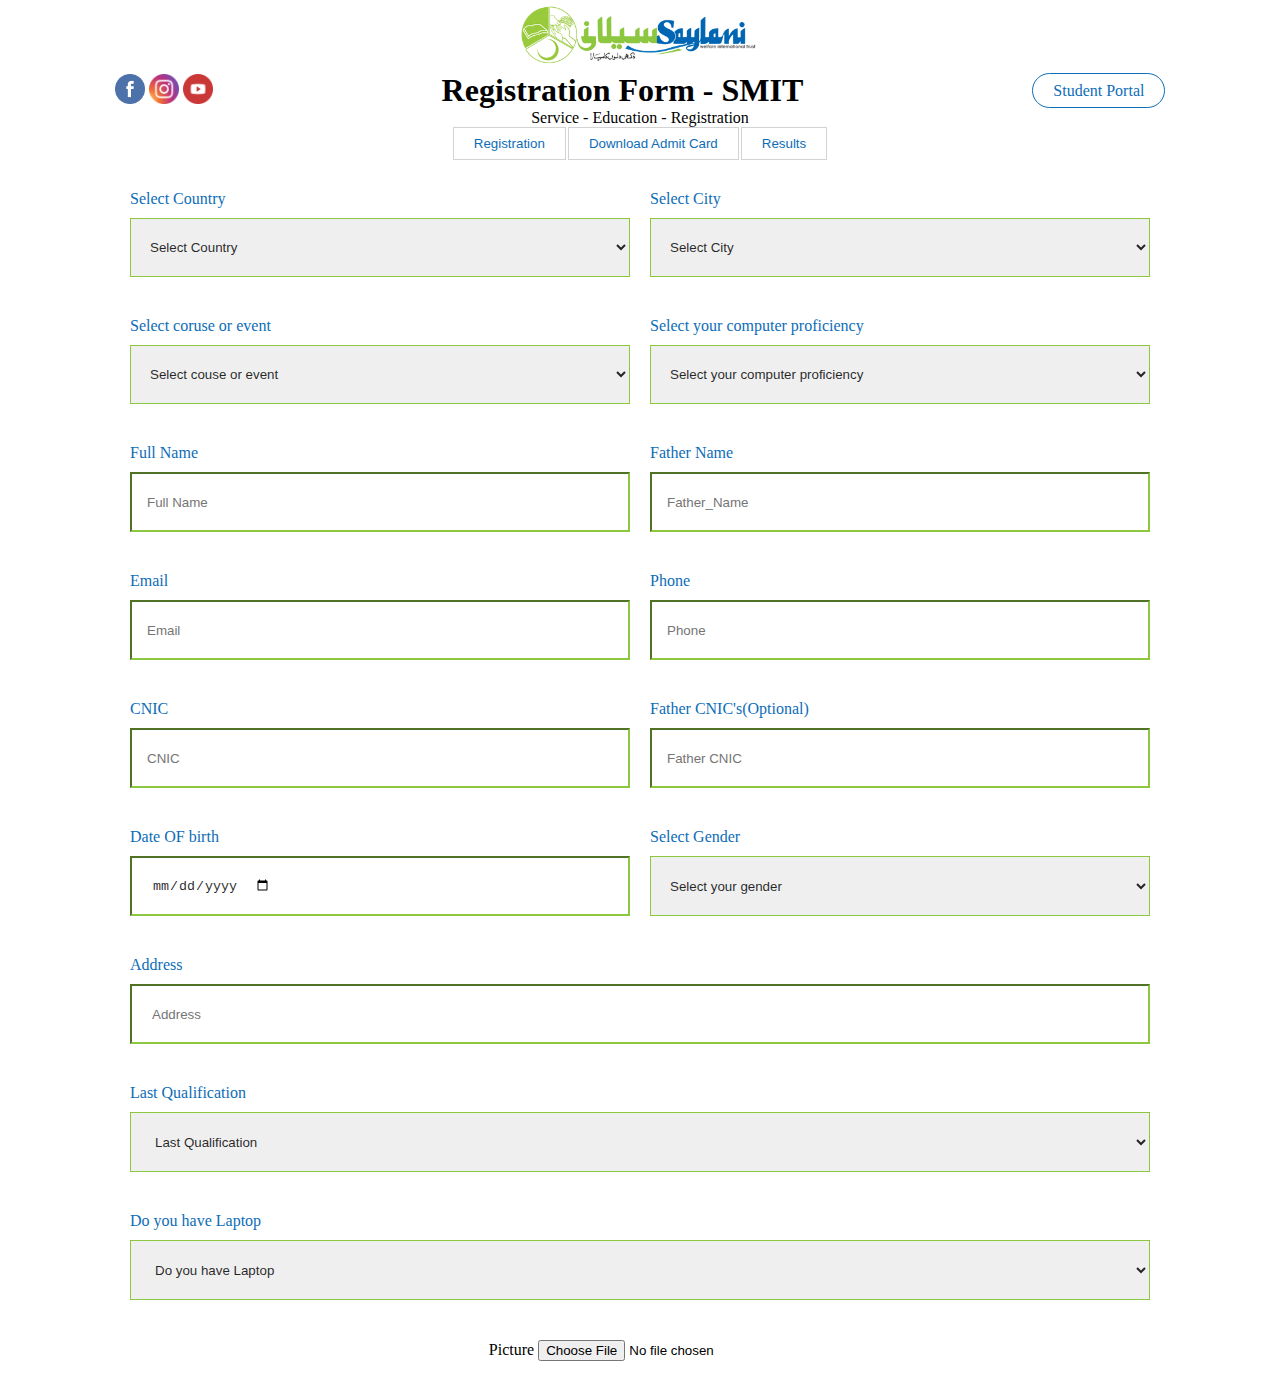
<file: Saylani Foam/index.html>
<!DOCTYPE html>
<html lang="en">
<head>
    <meta charset="UTF-8">
    <meta name="viewport" content="width=device-width, initial-scale=1.0">
    <title>Foam</title>
    <link rel="stylesheet" href="Style.css">
</head>
<body onload="reload()">
    <!-- Header -->
    <div class="Header">
        <div class="logo">
            <img src="Images/logo.22bf709605809177256c.png" width="250px" height="68px" loading="lazy" >
            <!-- <hr> -->
        </div>

        <div class="headingcontainer">
            
            <div class="containerlogo">
                <img src="Images/facebook.0d22b4d986cc357e30b7.png" width="30px" height="30px" loading="lazy">
                <img src="Images/instagram.1506b398fa46f19bb324.png" width="30px" height="30px" loading="lazy">
                <img src="Images/youtube.25bcb63515915fad0160.png" width="30px" height="30px" loading="lazy">
            </div>

            <div class="containerheading">
                <h1>Registration Form - SMIT</h1>

            </div>

            <div class="containerbtn">
                <div class="Portalbtn">
                    <a href="https://student.saylaniwelfare.com/dashboard">Student Portal</a>
                </div>
            </div>
            
        </div>
        <!-- <hr> -->

        <div class="containertext">
            <P>Service - Education - Registration</P>

        </div>

    </div>

    <!-- Navbuttons -->
    <div class="Navbtn">
        <button>Registration </button>
        <button>Download Admit Card</button>
        <button href="">Results</button>
    </div>
   
    <!-- Form -->
        <!-- <div class="Foam">            
            
                <label class="inputlabel">
                        Select Country
                </label>
                    <div class="containerrow1">
                        <div class="containercountry">
                            <select name="Country" id="Country">
                                <option value="Select Country">Select Country</option>
                                <option value="Pakistan">Pakistan</option>
                                <option value="Turkey">Turkey</option>
                            </select>                
                        </div>
                        
                    </div>  
                <label class="inputlabel">
                        Select Country
                </label>
                    <div class="containerrow1">
                        <div class="containercountry">
                            <select name="Country" id="Country">
                                <option value="Select Country">Select Country</option>
                                <option value="Pakistan">Pakistan</option>
                                <option value="Turkey">Turkey</option>
                            </select>                
                        </div>
                        
                    </div>  
                         -->
                    </div>              
        </div>

    <!-- Form -->
    <div class="formbody">
        <div class="containerform">
            <!-- <div class="title">Registration</div> -->
            <form action="#">
                <div class="user-details">
                    <div class="input-box">
                        <span class="details">Select Country</span>
                            <select name="Country" id="Country" aria-placeholder="Select Country">
                                <option value="Select Country">Select Country</option>
                                <option value="Pakistan">Pakistan</option>
                                <option value="Turkey">Turkey</option>
                            </select>                            
                    </div>
                    <div class="input-box">
                        <span class="details">Select City</span>
                            <select name="City" id="City" aria-placeholder="Select City">
                                <option value="Select City">Select City</option>
                                <option value="Karachi">Karachi</option>
                                <option value="Lahore">Lahore</option>
                                <option value="Islamabad">Islamabad</option>
                                <option value="Sukkur">Sukkur</option>
                                <option value="Ghotki">Ghotki</option>                           
                            </select>                            
                    </div>  
                                                         
                </div>                                        
                <div class="course-or-proficiency">
                    <div class="input-box">
                        <span class="details">Select coruse or event</span>
                            <select name="coruse or event" id="coruse or event" aria-placeholder="Select coruse or event">
                                <option value="Select couse or event">Select couse or event</option>                                                       
                            </select>
                    </div>              
                
                    <div class="input-box">
                        <span class="details">Select your computer proficiency</span>
                            <select name="computer proficiency" id="computer proficiency" aria-placeholder="Select your computer proficiency" width>
                                <option value="Select your computer proficiency" >Select your computer proficiency</option>
                                <option value="None">None</option>
                                <option value="Beginner">Beginner</option>
                                <option value="Intermediate">Intermediate</option>
                                <option value="Advanced">Advanced</option> 
                            </select>
                    </div>                                
                </div>                                        
                <div class="Name">
                    <div class="input-box">
                        <span class="details">Full Name</span>                            
                            <input name="Full Name" type="text" placeholder="Full Name" size="40px" >
                    </div>              
                
                    <div class="input-box">
                        <span class="details">Father Name</span>
                            <input name="father_Name" type="text" placeholder="Father_Name" size="40" >

                    </div>                    
                </div>
                <div class="emailrow">
                    <div class="input-box">
                        <span class="details">Email</span>
                            <input name="Email" type="email" placeholder="Email" size="40px" >
                    </div>              
                
                    <div class="input-box">
                        <span class="details">Phone</span>                            
                            <input name="Phone" type="number" placeholder="Phone" size="40" >                    
                    </div>                    
                </div>
                <div class="cnicrow">
                    <div class="input-box">
                        <span class="details">CNIC</span>                            
                            <input name="CNIC" type="number" placeholder="CNIC" size="40px" >
                    </div>              
                
                    <div class="input-box">
                        <span class="details">Father CNIC's(Optional)</span>                           
                            <input name="CNIC" type="number" placeholder="Father CNIC" size="40px" >
                    </div> 
                </div>    

                <div class="DOBrow">
                    <div class="input-box">
                        <span class="details">Date OF birth</span>
                            <input name="D.O.B" type="date" placeholder="Date of Birth" size="40px" >
                    </div>              
                    
                    <div class="input-box">
                        <span class="details">Select Gender</span>
                            <select name="gender" id="gender" aria-placeholder="Select your gender" width>
                                <option value="Select your gender" >Select your gender</option>
                                <option value="Male">Male</option>
                                <option value="Female">Female</option>                               
                            </select>
                    </div>   

                </div>   

                <div class="Address-row">
                    <div class="input-box">
                        <label class="details">Address</label>                            
                            <input name="Address" type="text" placeholder="Address" size="40px" >
                    </div>                              
                </div>

                <div class="qualification-row">
                    <div class="input-box">
                        <span class="details">Last Qualification</span>
                            <select name="Qualification" id="Qualification" aria-placeholder="Select your Qualification" width>
                                <option value="Select your Qualification" >Last Qualification</option>
                                <option value="Matric">Matric</option>
                                <option value="Intermediate">Intermediate</option>
                                <option value="Undergraduate">Undergraduate</option>
                                <option value="Graduate">IGraduate</option>
                            </select>
                    </div>                              
                </div>
                
                <div class="qualification-row">
                    <div class="input-box">
                        <span class="details">Do you have Laptop</span>
                            <select name="Laptop" id="Laptop" aria-placeholder="Do you have Laptop" width>
                                <option value="Select">Do you have Laptop</option>
                                <option value="yes">yes</option>
                                <option value="No">No</option>
                            </select>
                    </div>                              
                </div>

                <div class="Address-row">
                    <div class="pic-box">
                        <label class="details">Picture</label>                            
                            <input name="Picture" type="file" />
                    </div>                              
            </form>
        </div>    
     </div>
</body>
<script src="app.js"></script>
</html>
</file>
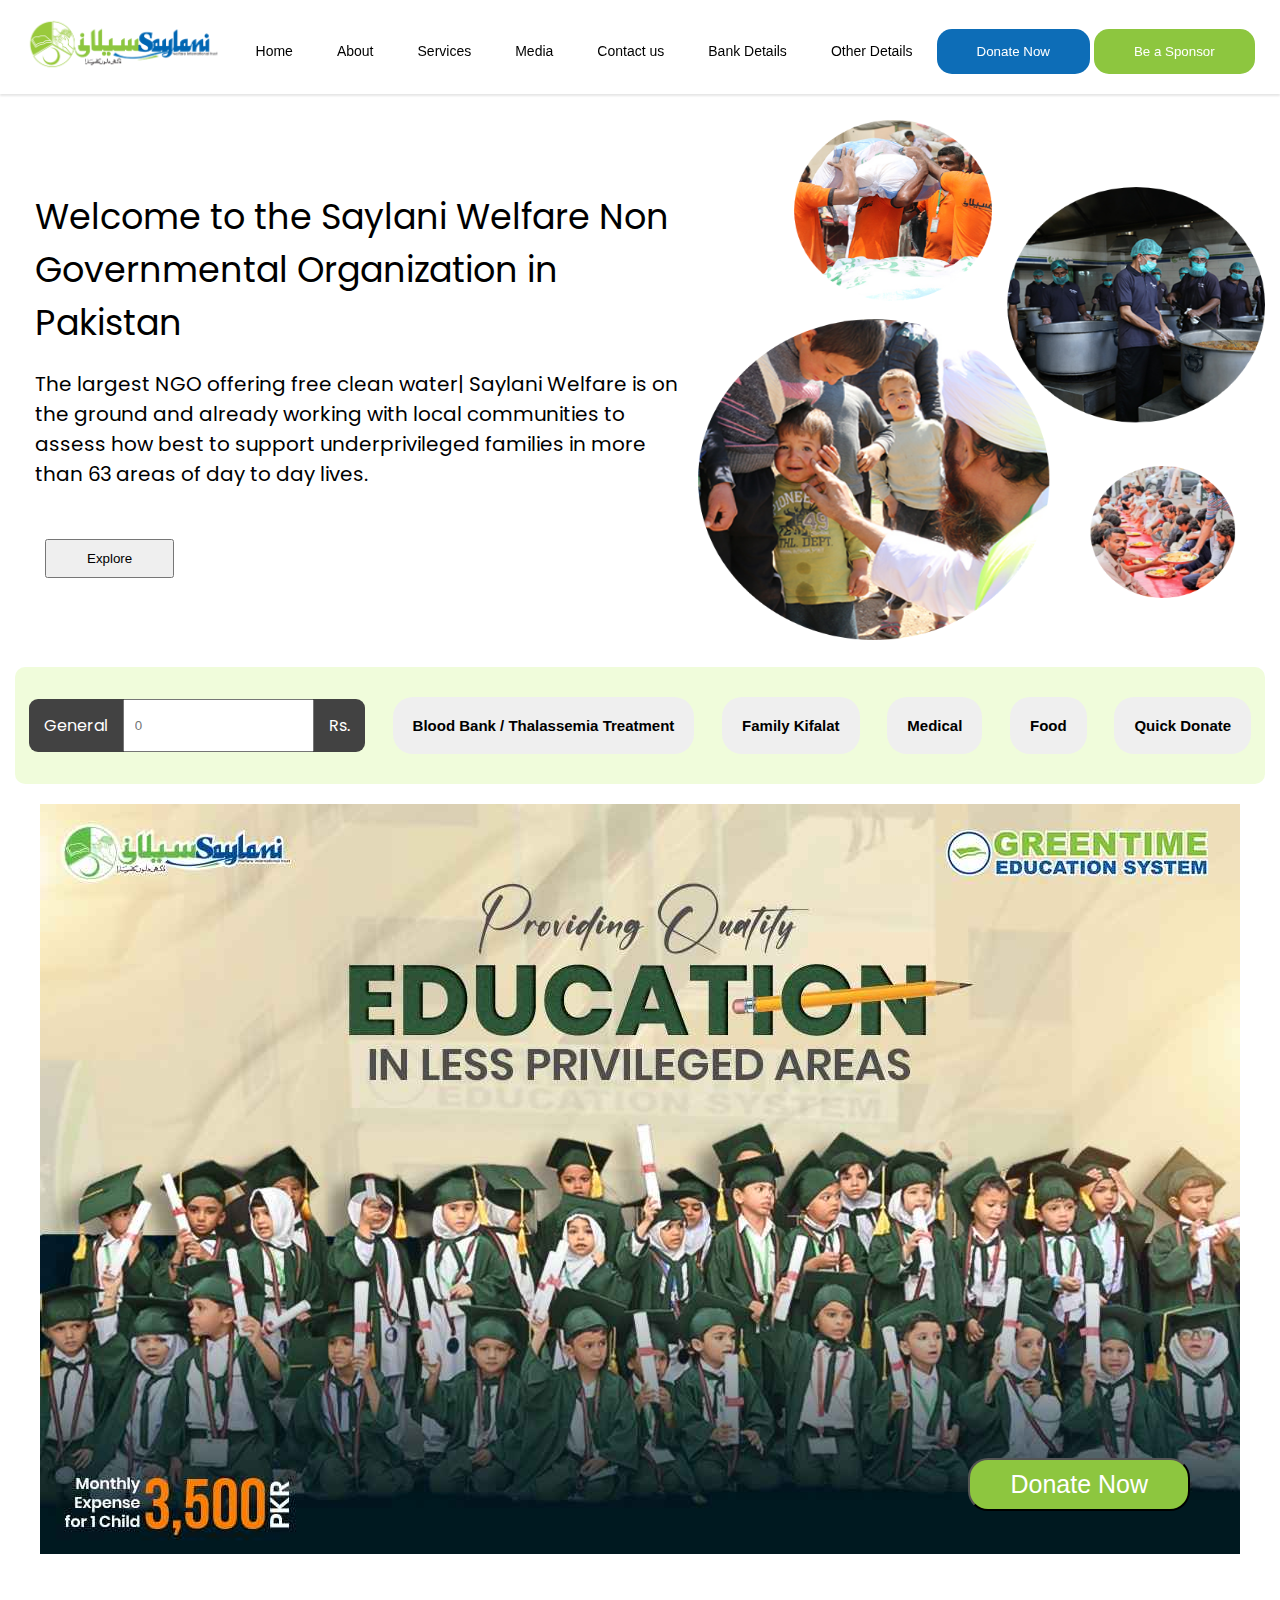
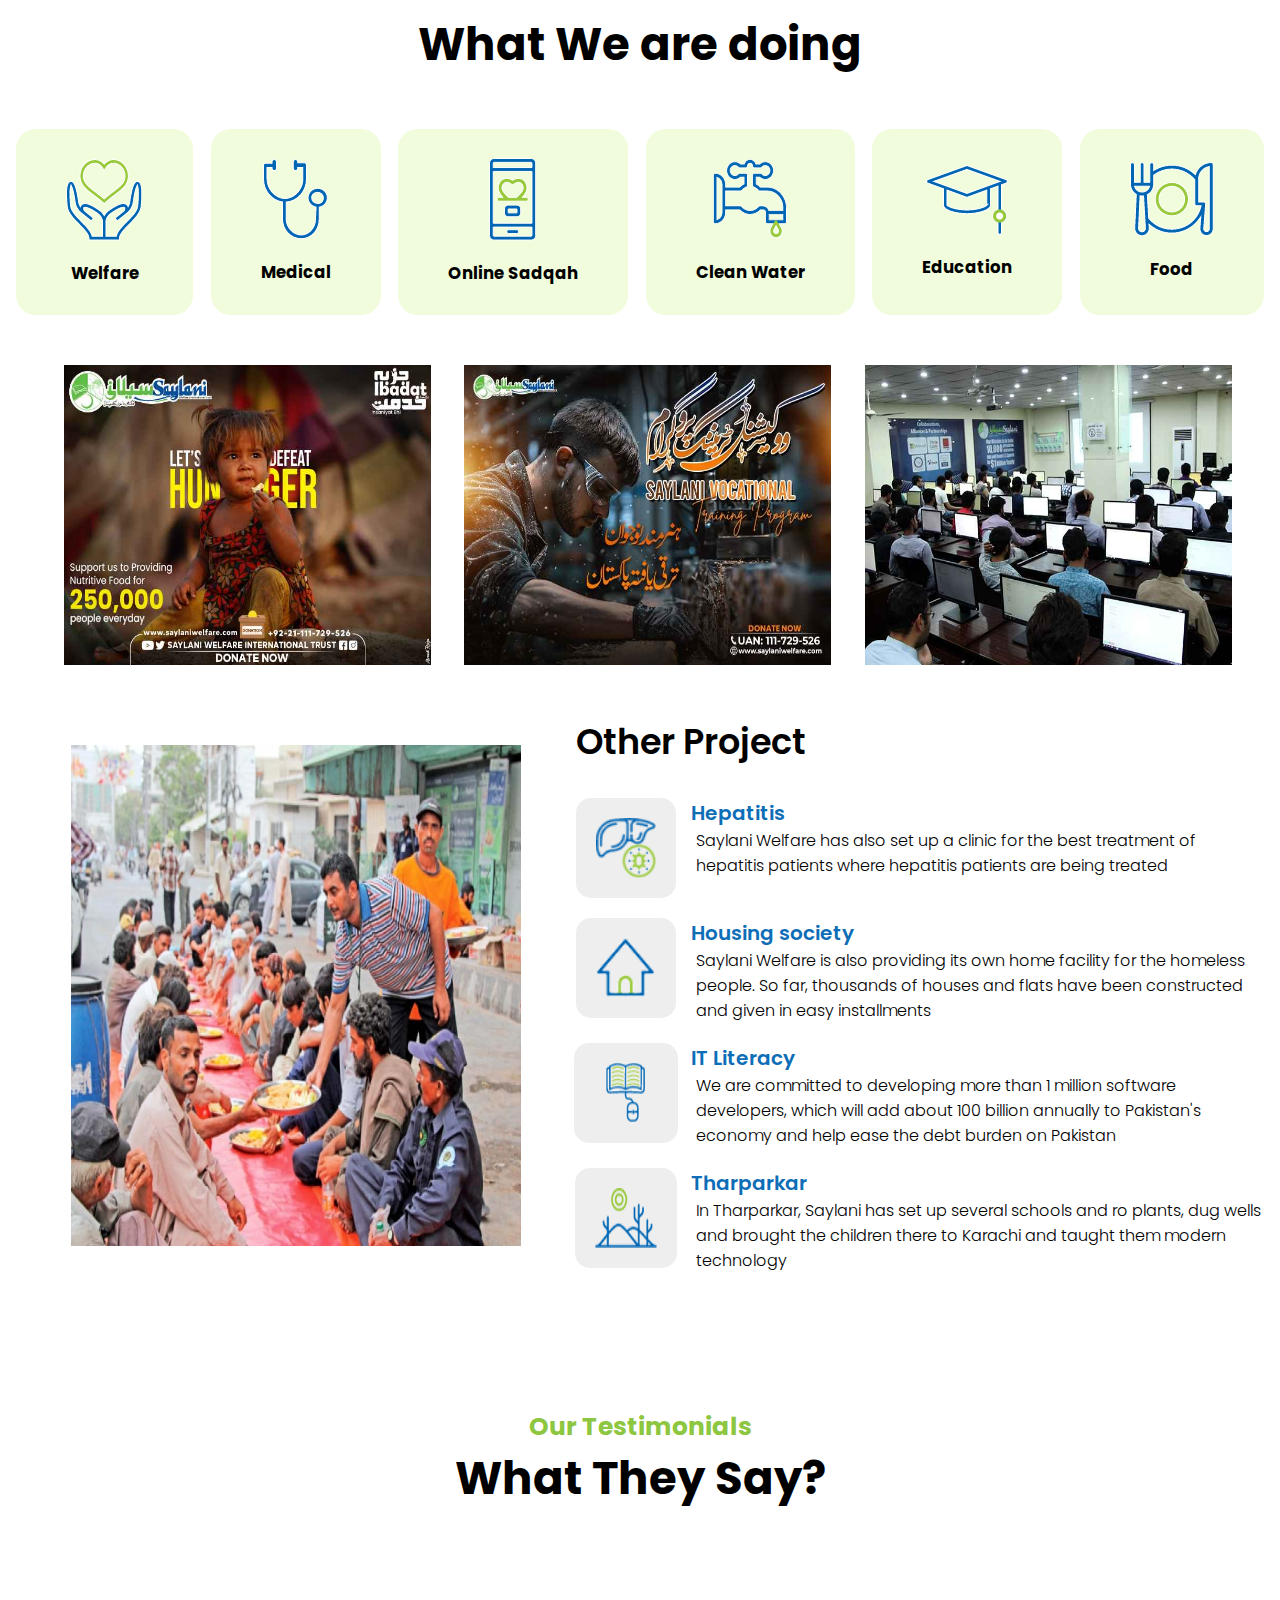
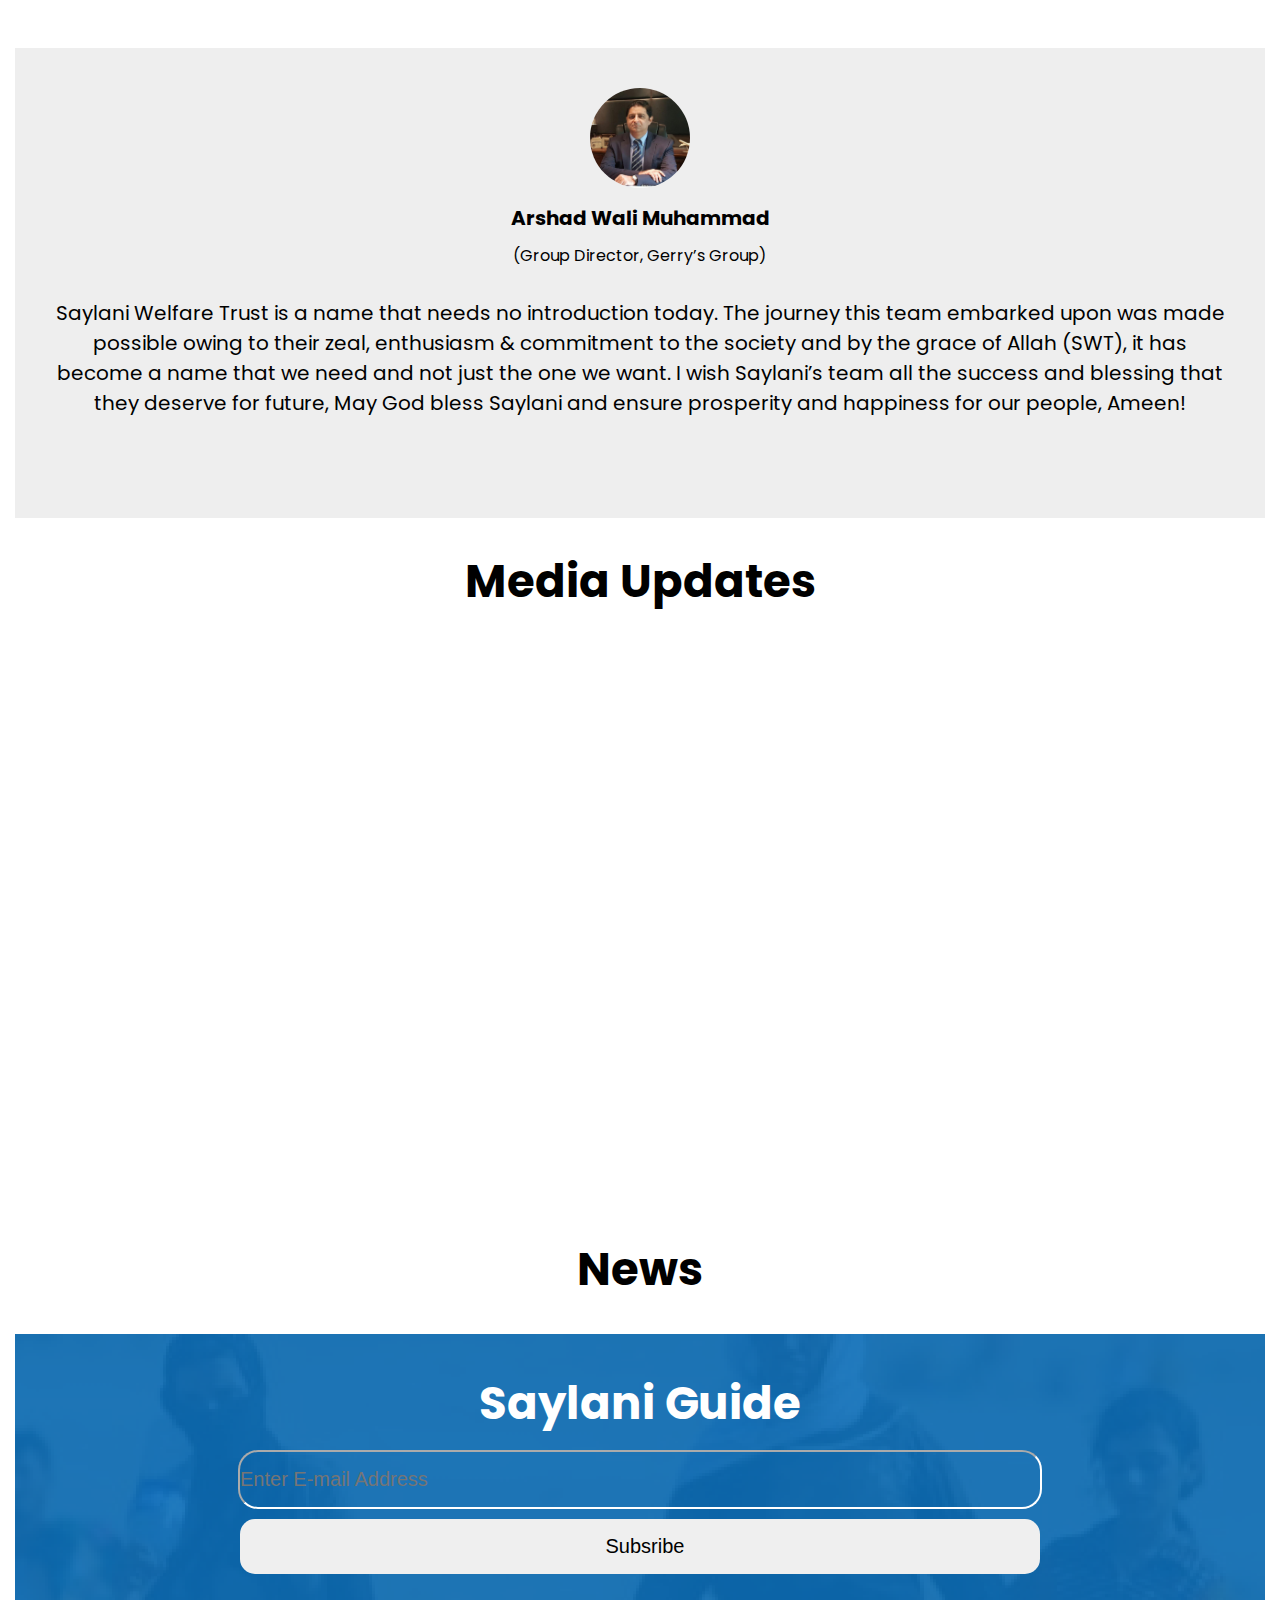
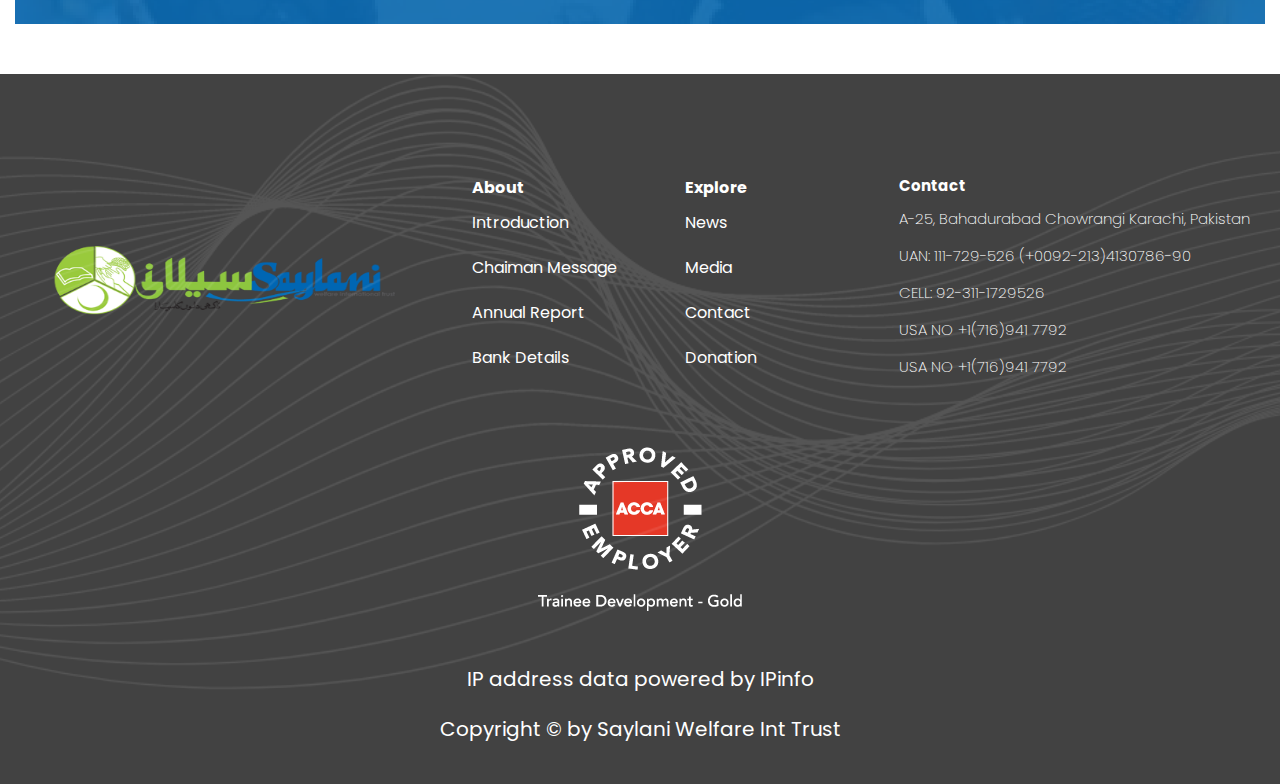
<file: Saylani web/index.html>
<!DOCTYPE html>
<html lang="en">

<head>
    <meta charset="UTF-8">
    <meta name="viewport" content="width=device-width, initial-scale=1.0">
    <title>Saylani</title>
    <link rel="stylesheet" href="style.css">
    <link rel="stylesheet" href="https://cdnjs.cloudflare.com/ajax/libs/font-awesome/6.7.1/css/all.min.css"
        integrity="sha512-5Hs3dF2AEPkpNAR7UiOHba+lRSJNeM2ECkwxUIxC1Q/FLycGTbNapWXB4tP889k5T5Ju8fs4b1P5z/iB4nMfSQ=="
        crossorigin="anonymous" referrerpolicy="no-referrer" />
    <link rel="preconnect" href="https://fonts.googleapis.com">
    <link rel="preconnect" href="https://fonts.gstatic.com" crossorigin>
    <link
        href="https://fonts.googleapis.com/css2?family=Poppins:ital,wght@0,100;0,200;0,300;0,400;0,500;0,600;0,700;0,800;0,900;1,100;1,200;1,300;1,400;1,500;1,600;1,700;1,800;1,900&display=swap"
        rel="stylesheet">
</head>

<body onload="reload()">
    <header>
        
        <div class="conatainerhead">
            <div class="headernav">
                <div class="logo">
                    <img src="./images/logosaylaniwelfare.png" alt="" height="54.41px" width="200px">
                </div>
                <div class="navbtn">
                    <button class="btn">Home</button>
                    <button class="btn">About</button>
                    <button class="btn">Services</button>
                    <button class="btn">Media</button>
                    <button class="btn">Contact us</button>
                    <button class="btn">Bank Details</button>
                    <button class="btn">Other Details</button>
                    <button class="btnhover">Donate Now</button>
                    <button class="btnhover btnhove2">Be a Sponsor</button>
                </div>
            </div>
        </div>
    </header>

    <body>

        <div class="body1">
            <div class="paragraph">
                <p class="p1">Welcome to the Saylani Welfare
                    Non Governmental Organization in Pakistan
                </p>
                <p class="p2">
                    The largest NGO offering free clean water|
                    Saylani Welfare is on the ground and already working with local communities to assess how best
                    to support underprivileged families in more than 63 areas of day to day lives.
                </p>
                <button class="pbtn">Explore</button>
            </div>
            <div class="image">
                <img src="./images/38.png" alt="" height="520px" width="567px">
            </div>
        </div>

        <div class="body2">
            <div class="generalcontainer">
                <label class="generalcontainertext" for="text">General</label>
                <input class="generalcontainerimg" type="number" name="General" id="General" placeholder="0">
                <label class="generalcontainertext" for="text">Rs.</label>
            </div>
            <button class="bbtn">Blood Bank / Thalassemia Treatment</button>
            <button class="bbtn">Family Kifalat</button>
            <button class="bbtn">Medical</button>
            <button class="bbtn">Food</button>
            <button class="bbtn">Quick Donate</button>
        </div>

        <div class="body3">
            <div class="b3img">
                <img class="b3img" src="./images/students.jpg" alt="">
                <div class="containerdonatebtn">
                    <button class="donatebtn">Donate Now</button>
                </div>
            </div>
        </div>

        <div class="text1">
            <H2>What We are doing</H2>
        </div>

        <div class="body4">
            <div class="b4icon">
                <div class="bicon">
                    <img src="./images/welfare.png" alt="">
                    <div class="b4text">
                        <h5>Welfare</h5>
                    </div>
                </div>
                <div class="bicon">
                    <img src="./images/medical.png" alt="">
                    <div class="b4text">
                        <h5>Medical</h5>
                    </div>
                </div>
                <div class="bicon">
                    <img src="./images/online saqah.png" alt="">
                    <div class="b4text">
                        <h5>Online Sadqah</h5>
                    </div>
                </div>
                <div class="bicon">
                    <img src="./images/clean water.png" alt="">
                    <div class="b4text">
                        <h5>Clean Water</h5>
                    </div>
                </div>
                <div class="bicon">
                    <img src="./images/education.png" alt="">
                    <div class="b4text">
                        <h5>Education</h5>
                    </div>
                </div>
                <div class="bicon">
                    <img src="./images/food.png" alt="">
                    <div class="b4text">
                        <h5>Food</h5>
                    </div>
                </div>
            </div>
        </div>

        <div class="body5">
            <div class="image1">
                <img src="./images/child.jpg" alt="" height="300px" width="367px">
                <img src="./images/men.jpg" alt="" height="300px" width="367px">
                <img src="./images/lab.jpg" alt="" height="300px" width="367px">
            </div>
        </div>

        <div class="body6">
            <div class="b6img">
                <img class="b6imgh-w" src="./images/serve.jpg" alt="">
            </div>
            <div class="project">
                <H3 class="projectother">Other Project</H3>
                <div class="projectimg1">
                    <div class="imghepatitis">
                        <img class="pimg" src="./images/Hepatitis.png" alt="" />
                    </div>
                    <div class="phead">
                        <h5 class="projecthead">Hepatitis</h5>
                        <span class="normaltext">
                            Saylani Welfare has also set up a clinic for the best treatment of hepatitis patients where
                            hepatitis patients are being treated

                        </span>
                    </div>
                </div>
                <div class="projectimg1">
                    <div class="imghepatitis">
                        <img class="pimg" src="./images/housing.png" alt="" />
                    </div>
                    <div class="phead">
                        <h5 class="projecthead">Housing society</h5>
                        <span class="normaltext">
                            Saylani Welfare is also providing its own home facility for the homeless people. So far,
                            thousands of houses and flats have been constructed and given in easy installments
                        </span>
                    </div>

                </div>
                <div class="projectimg1">
                    <div class="imghepatitis">
                        <img class="pimgh-w " src="./images/Literacy.png" alt="" width="40px" height="49px" />
                    </div>
                    <div class="phead">
                        <h5 class="projecthead">IT Literacy</h5>
                        <span class="normaltext">
                            We are committed to developing more than 1 million software developers, which will add about
                            100 billion annually to Pakistan's economy and help ease the debt burden on Pakistan
                        </span>
                    </div>
                </div>
                <div class="projectimg1">
                    <div class="imghepatitis">
                        <img class="pimg" src="./images/tharparkar.png" alt="" width="62px" height="42" />
                    </div>
                    <div class="phead">
                        <h5 class="projecthead">Tharparkar</h5>
                        <span class="normaltext">
                            In Tharparkar, Saylani has set up several schools and ro plants, dug wells and brought the
                            children there to Karachi and taught them modern technology
                        </span>
                    </div>
                </div>
            </div>
        </div>
        <!-- <div class="body7">
                <div class="bgimg">
                    <div class="b7imgfood">
                        <img src="./images/food2.png" alt="">
                    </div>
                    <div class="b7foodtext">
                        <h2>3000</h2>
                        <p>Food</p>
                        <P>(Daily)</P>
                    </div>
                </div>

                <div class="bgimg">
                    <div class="b7imgfood">
                        <img src="./images/food2.png" alt="">
                    </div>
                    <div class="b7foodtext">
                        <h2>3000</h2>
                        <p>Food</p>
                        <P>(Daily)</P>
                    </div>
                </div>

                <div class="bgimg">
                    <div class="b7imgfood">
                        <img src="./images/food2.png" alt="">
                    </div>
                    <div class="b7foodtext">
                        <h2>3000</h2>
                        <p>Food</p>
                        <P>(Daily)</P>
                    </div>
                </div>
                
                <div class="bgimg">
                    <div class="b7imgfood">
                        <div class="b7img-food">
                            <img src="./images/food2.png" alt="">
                        </div>
                    </div>
                    <div class="b7foodtext">
                        <h2>3000</h2>
                        <p>Food</p>
                        <P>(Daily)</P>
                    </div>
                </div>           
            </div> -->

        <div class="body8">
            <div class="col">
                <div class="col1">
                    <h5>Our Testimonials</h5>
                </div>
                <div class="col2">
                    <h2>What They Say?</h2>
                </div>
            </div>
        </div>

        <div class="body9">
            <div class="bhead">
                <div class="b9img">
                    <img class="arshad" src="./images/arshad ali.jpg" alt="" height="100px" width="100px">
                </div>
                <div class="directorname">
                    <h4>Arshad Wali Muhammad</h4>
                </div>
                <div class="director">
                    <span>(Group Director, Gerry’s Group)</span>
                </div>
                <span class="b9paragraph">
                    Saylani Welfare Trust is a name that needs no introduction today. The journey this team embarked
                    upon was
                    made possible owing to their zeal, enthusiasm & commitment to the society and by the grace of Allah
                    (SWT),
                    it has become a name that we need and not just the one we want. I wish Saylani’s team all the
                    success and
                    blessing that they deserve for future, May God bless Saylani and ensure prosperity and happiness for
                    our
                    people, Ameen!

                </span>
            </div>
        </div>

        <div class="body10">
            <div class="text1">
                <h2>Media Updates</h2>
            </div>
        </div>

        <div class="body11">
            <div class="youtubeplaylist">
                <div class="row1">
                    <iframe width="290" height="250" src="https://www.youtube.com/embed/Mq-vjk8J_HM?si=vA_hP4zkWCw02zz5"
                        title="YouTube video player" frameborder="0"
                        allow="accelerometer; autoplay; clipboard-write; encrypted-media; gyroscope; picture-in-picture; web-share"
                        referrerpolicy="strict-origin-when-cross-origin" allowfullscreen></iframe>
                    <iframe width="290" height="250" src="https://www.youtube.com/embed/4xIvj1bmOoI?si=rzl2oeupPkvEXKzs"
                        title="YouTube video player" frameborder="0"
                        allow="accelerometer; autoplay; clipboard-write; encrypted-media; gyroscope; picture-in-picture; web-share"
                        referrerpolicy="strict-origin-when-cross-origin" allowfullscreen></iframe>
                    <iframe width="290" height="250" src="https://www.youtube.com/embed/z367EUvxPWE?si=6VxlBIIrlziVyhgw"
                        title="YouTube video player" frameborder="0"
                        allow="accelerometer; autoplay; clipboard-write; encrypted-media; gyroscope; picture-in-picture; web-share"
                        referrerpolicy="strict-origin-when-cross-origin" allowfullscreen></iframe>
                    <iframe width="290" height="250" src="https://www.youtube.com/embed/damWSFthPEg?si=vICspGek7t6ia5mD"
                        title="YouTube video player" frameborder="0"
                        allow="accelerometer; autoplay; clipboard-write; encrypted-media; gyroscope; picture-in-picture; web-share"
                        referrerpolicy="strict-origin-when-cross-origin" allowfullscreen></iframe>
                </div>

                <div class="row1">
                    <iframe width="290" height="250" src="https://www.youtube.com/embed/Mq-vjk8J_HM?si=vA_hP4zkWCw02zz5"
                        title="YouTube video player" frameborder="0"
                        allow="accelerometer; autoplay; clipboard-write; encrypted-media; gyroscope; picture-in-picture; web-share"
                        referrerpolicy="strict-origin-when-cross-origin" allowfullscreen></iframe>
                    <iframe width="290" height="250" src="https://www.youtube.com/embed/4xIvj1bmOoI?si=rzl2oeupPkvEXKzs"
                        title="YouTube video player" frameborder="0"
                        allow="accelerometer; autoplay; clipboard-write; encrypted-media; gyroscope; picture-in-picture; web-share"
                        referrerpolicy="strict-origin-when-cross-origin" allowfullscreen></iframe>
                    <iframe width="290" height="250" src="https://www.youtube.com/embed/z367EUvxPWE?si=6VxlBIIrlziVyhgw"
                        title="YouTube video player" frameborder="0"
                        allow="accelerometer; autoplay; clipboard-write; encrypted-media; gyroscope; picture-in-picture; web-share"
                        referrerpolicy="strict-origin-when-cross-origin" allowfullscreen></iframe>
                    <iframe width="290" height="250" src="https://www.youtube.com/embed/damWSFthPEg?si=vICspGek7t6ia5mD"
                        title="YouTube video player" frameborder="0"
                        allow="accelerometer; autoplay; clipboard-write; encrypted-media; gyroscope; picture-in-picture; web-share"
                        referrerpolicy="strict-origin-when-cross-origin" allowfullscreen></iframe>
                </div>

            </div>
        </div>

        <div class="body12">
            <div class="text1">
                <h2>News</h2>
            </div>
        </div>

        <div class="body13">
            <div class="bgimg13"></div>
            <div class="b13container">
                <div class="b13heading">
                    <h2>Saylani Guide</h2>
                </div>
                <div class="b13email">
                    <input class="email" type="email" name="" id="" placeholder="Enter E-mail Address">
                </div>
                <div class="b13btn">
                    <button class="bottom">Subsribe</button>
                </div>
            </div>
        </div>
    </body>

    <footer>
        <div class="container">
            <div class="row">
                <div class=" footer1">
                    <div class="footerrow">
                        <div class="footerlogo">
                            <img src="./images/logosaylaniwelfare.png" alt="" height="81.61" width="363.66">
                        </div>
                        <div class="footeri">
                            <div class="footericon">
                                <i class="fa-brands fa-square-facebook"></i>
                                <i class="fa-brands fa-square-x-twitter"></i>
                                <i class="fa-brands fa-square-whatsapp"></i>
                                <i class="fa-brands fa-youtube"></i>
                            </div>
                        </div>
                    </div>
                    <div class="conatainerfooterabout">
                        <div class="footerabout">
                            <h4 class="conatainerabout">About</h4>
                            <ul>
                                <li class="aboutlist">Introduction</li>
                                <li class="aboutlist">Chaiman Message</li>
                                <li class="aboutlist">Annual Report</li>
                                <li class="aboutlist">Bank Details</li>
                            </ul>
                        </div>
                    </div>

                    <div class="conatainerfooterabout">
                        <div class="footerabout">
                            <h4 class="conatainerabout">Explore</h4>
                            <ul>
                                <li class="aboutlist">News</li>
                                <li class="aboutlist">Media</li>
                                <li class="aboutlist">Contact</li>
                                <li class="aboutlist">Donation</li>
                            </ul>
                        </div>
                    </div>

                    <div class="conatainercontact">
                        <div class="footerabout1 al1">
                            <h4 class="conatainerabout">Contact</h4>
                            <ul>
                                <li class=" al">A-25, Bahadurabad Chowrangi Karachi, Pakistan</li>
                                <li class=" al">UAN: 111-729-526 (+0092-213)4130786-90</li>
                                <li class=" al">CELL: 92-311-1729526</li>
                                <li class=" al">USA NO +1(716)941 7792</li>
                                <li class=" al">USA NO +1(716)941 7792</li>

                            </ul>
                        </div>
                    </div>

                </div>

                <div class="footer2">
                    <div class="f2img">
                        <img src="./images/logo.png" alt="">
                    </div>
                </div>

                <div class="footer3">
                    <div class="f3text">
                        <span>
                            IP address data powered by IPinfo
                        </span>
                    </div>
                </div>

                <div class="footer4">
                    <div class="f4text">
                        <span>
                            Copyright © by Saylani Welfare Int Trust
                        </span>
                    </div>
                </div>
            </div>
        </div>
    </footer>
</body>
<script src="app.js"></script>

</html>
</file>
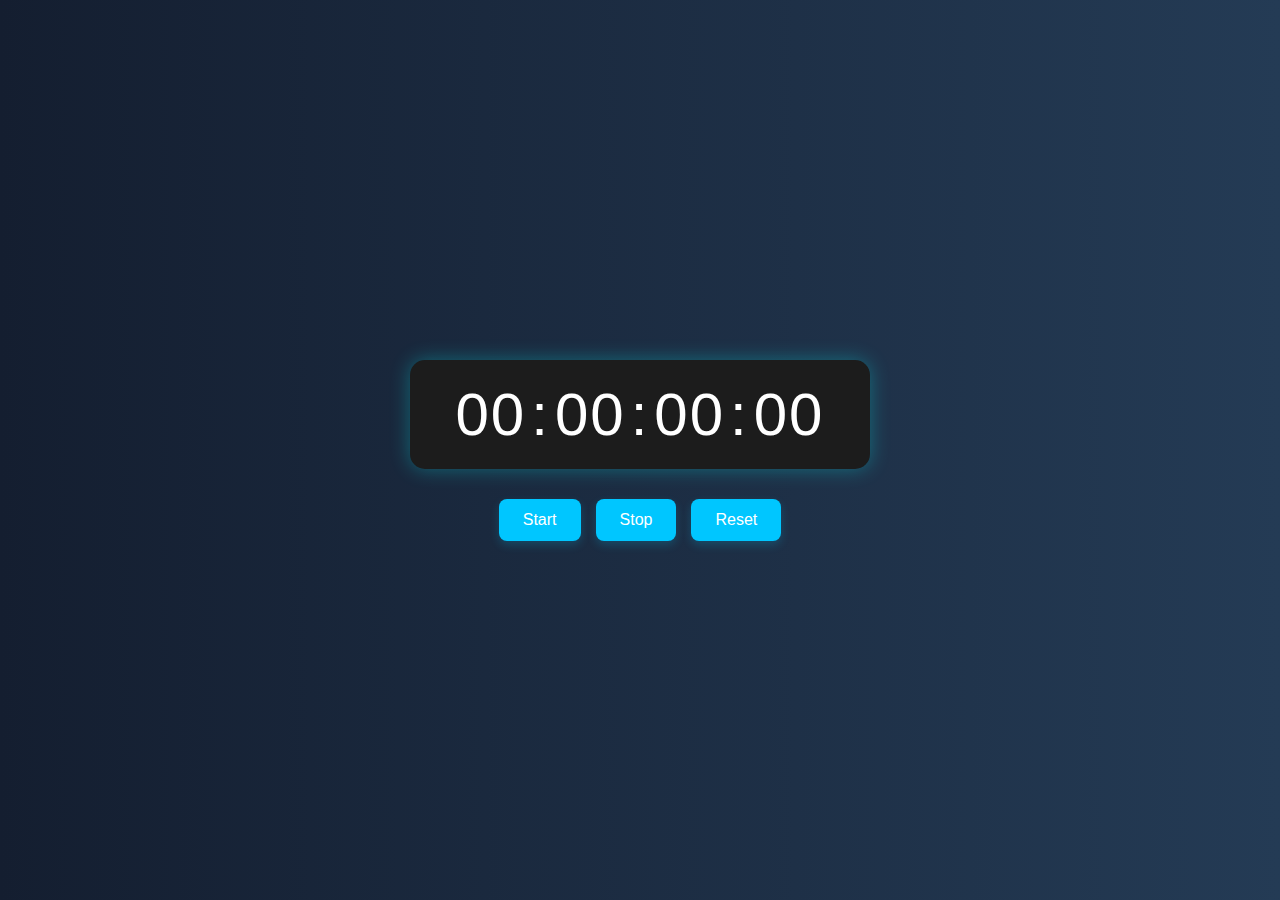
<file: stop watch/index.html>
<!DOCTYPE html>
<html lang="en">

<head>
    <meta charset="UTF-8">
    <title>Simple Stopwatch</title>
    <link rel="stylesheet" href="style.css">
</head>

<body>
   <div class="stopwatch">
    <span id="hourhead">00</span>:<span id="minhead">00</span>:<span id="sechead">00</span>:<span id="mshead">00</span>
  </div>
    <div class="buttons">
        <button onclick="start()" id="startbtn">Start</button>
        <button onclick="stop()">Stop</button>
        <button onclick="reset()">Reset</button>
    </div>
</body>
<script src="app.js"></script>

</html>
</file>
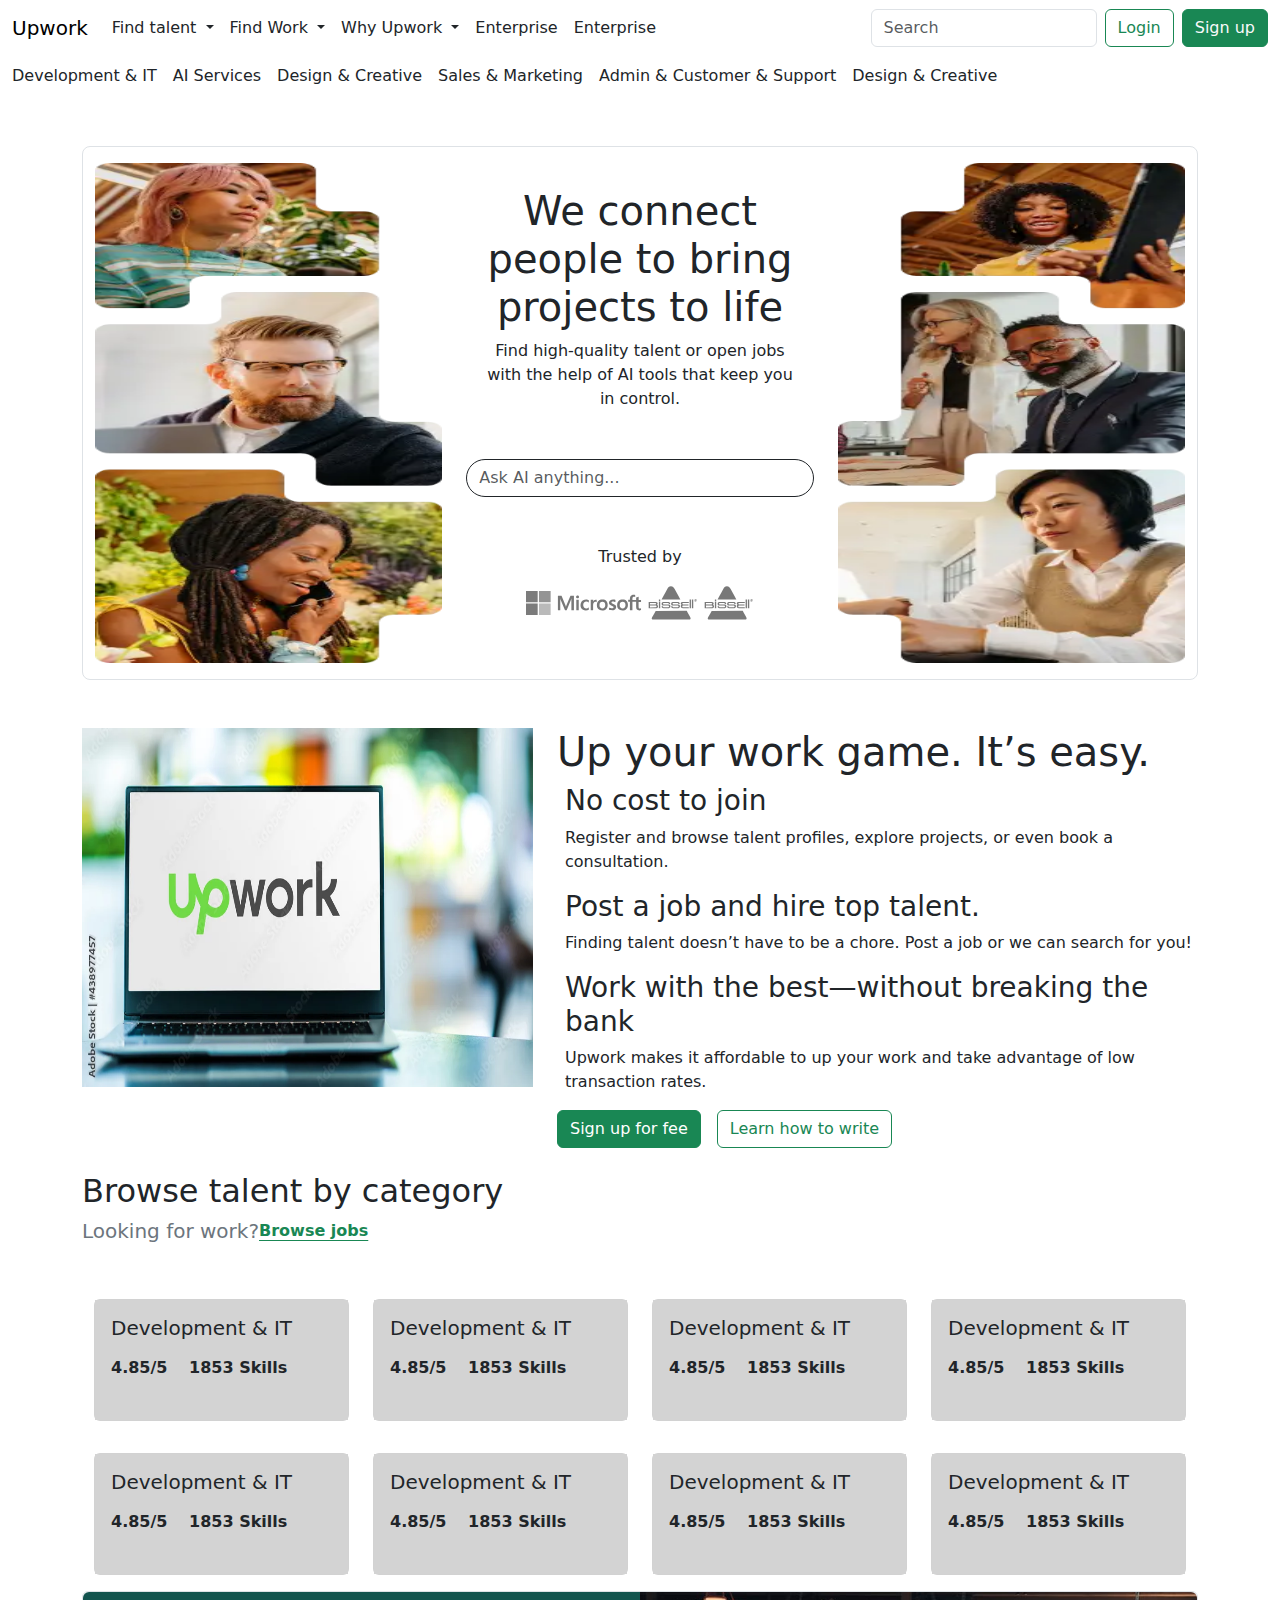
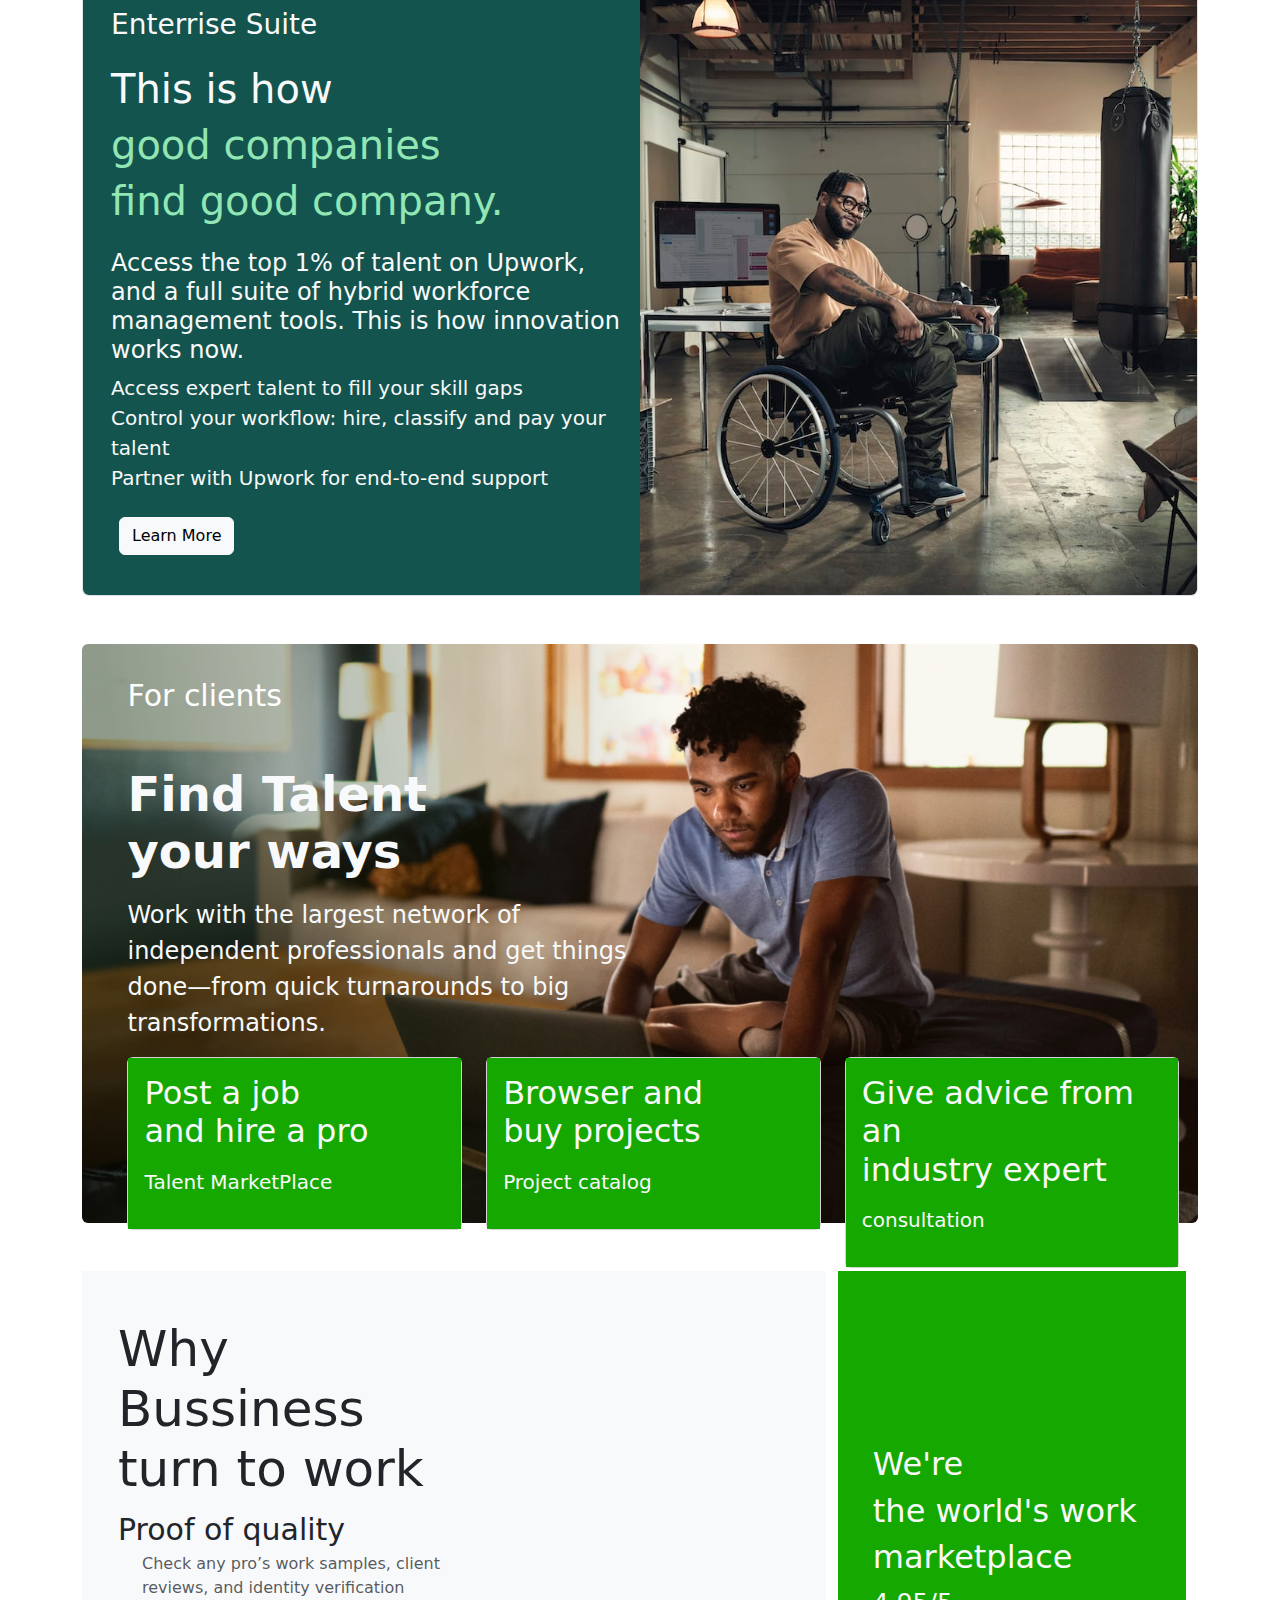
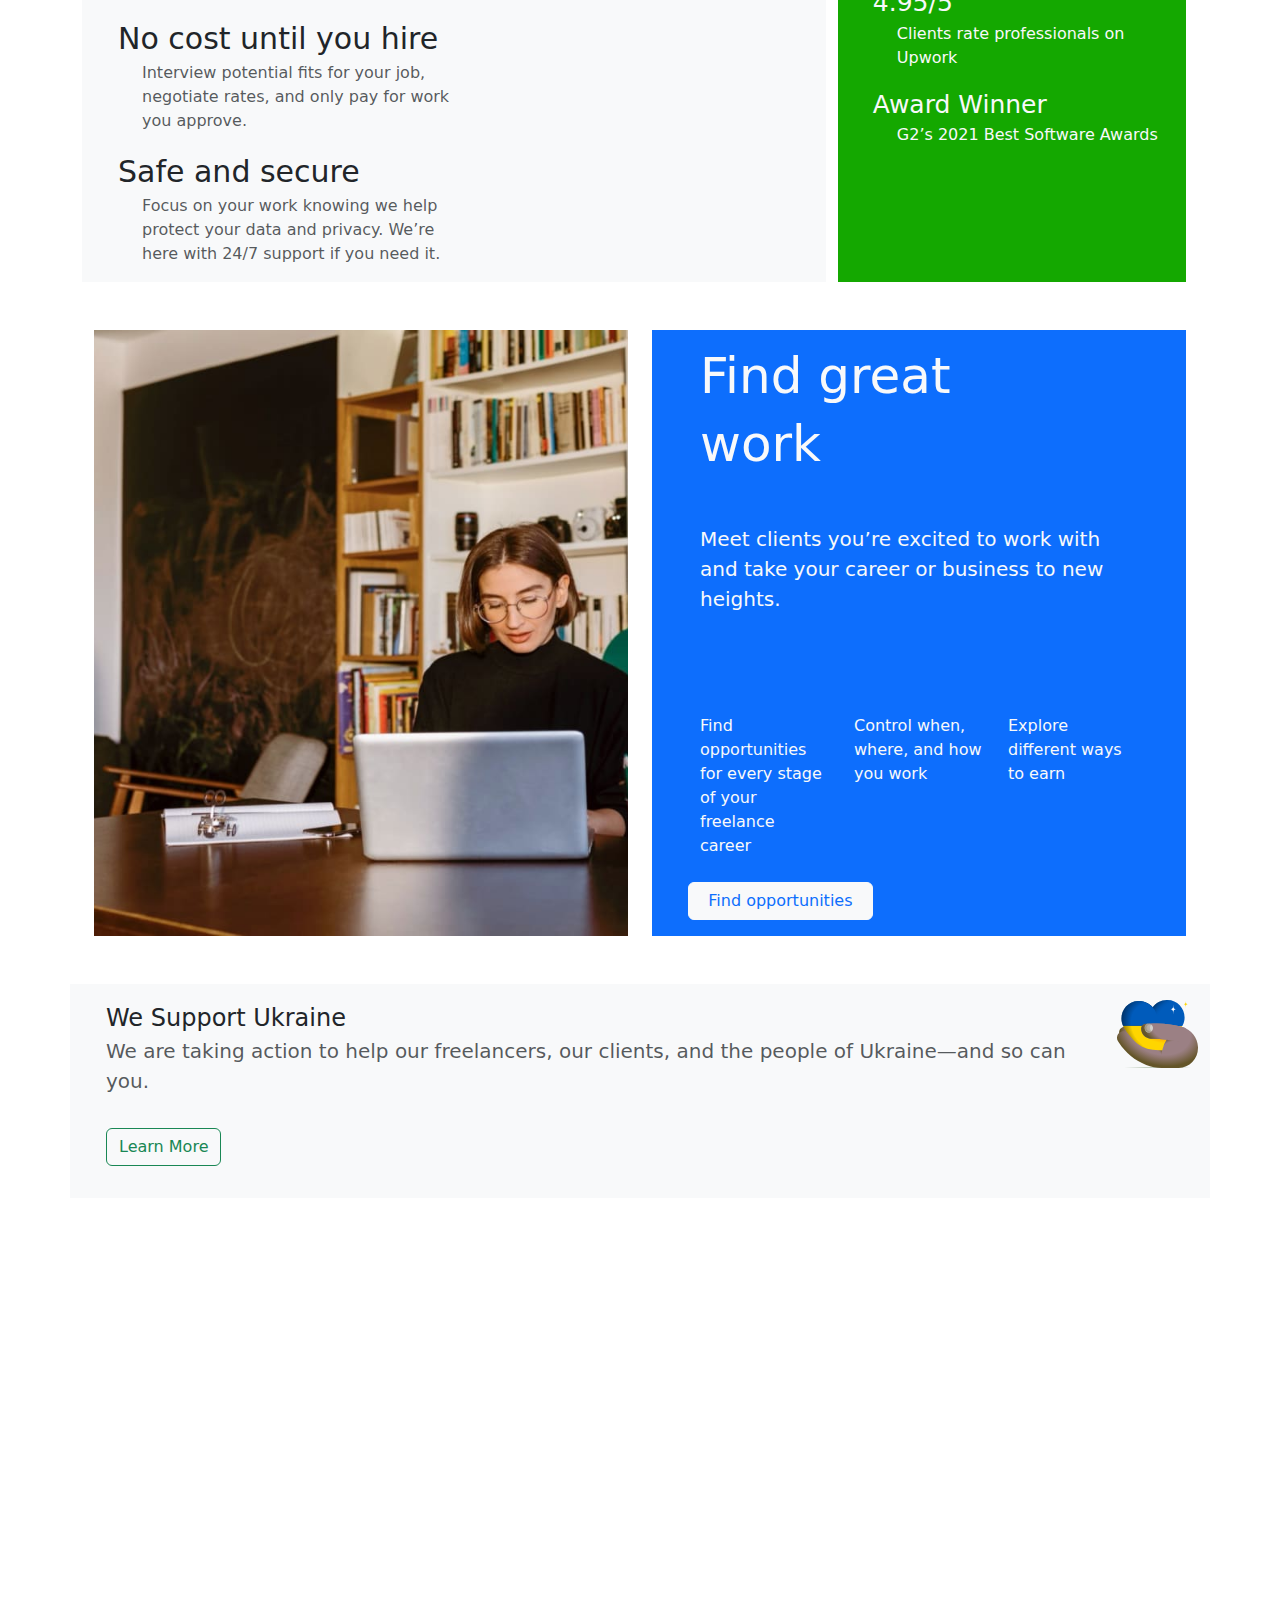
<file: upwork/index.html>
<!DOCTYPE html>
<html lang="en">
  <head>
    <meta charset="UTF-8" />
    <meta name="viewport" content="width=device-width, initial-scale=1.0" />
    <title>Document</title>
    <link rel="stylesheet" href="style.css" />
    <link
      href="https://cdn.jsdelivr.net/npm/bootstrap@5.3.3/dist/css/bootstrap.min.css"
      rel="stylesheet"
      integrity="sha384-QWTKZyjpPEjISv5WaRU9OFeRpok6YctnYmDr5pNlyT2bRjXh0JMhjY6hW+ALEwIH"
      crossorigin="anonymous"
    />
    <link
      rel="stylesheet"
      href="https://cdnjs.cloudflare.com/ajax/libs/font-awesome/6.7.1/css/all.min.css"
      integrity="sha512-5Hs3dF2AEPkpNAR7UiOHba+lRSJNeM2ECkwxUIxC1Q/FLycGTbNapWXB4tP889k5T5Ju8fs4b1P5z/iB4nMfSQ=="
      crossorigin="anonymous"
      referrerpolicy="no-referrer"
    />
  </head>

  <body>
    <header>
      <nav class="navbar navbar-expand-lg">
        <div class="container-fluid">
          <a class="navbar-brand" href="#">Upwork</a>
          <button
            class="navbar-toggler"
            type="button"
            data-bs-toggle="collapse"
            data-bs-target="#navbarSupportedContent"
            aria-controls="navbarSupportedContent"
            aria-expanded="false"
            aria-label="Toggle navigation"
          >
            <span class="navbar-toggler-icon"></span>
          </button>
          <div class="collapse navbar-collapse" id="navbarSupportedContent">
            <ul class="navbar-nav me-auto mb-2 mb-lg-0">
              <li class="nav-item dropdown" data-bs-theme="dark">
                <a
                  class="nav-link text-dark fs-6 dropdown-toggle"
                  href="#"
                  role="button"
                  data-bs-toggle="dropdown"
                  aria-expanded="false"
                >
                  Find talent
                </a>
                <ul class="dropdown-menu bg-white">
                  <li>
                    <a class="dropdown-item text-dark text-dark" href="#"
                      >Action</a
                    >
                  </li>
                  <li>
                    <a class="dropdown-item text-dark text-dark" href="#"
                      >Another action</a
                    >
                  </li>
                  <li>
                    <hr class="dropdown-divider" />
                  </li>
                  <li>
                    <a class="dropdown-item text-dark text-dark" href="#"
                      >Something else here</a
                    >
                  </li>
                </ul>
              </li>
              <li class="nav-item dropdown" data-bs-theme="dark">
                <a
                  class="nav-link text-dark fs-6 dropdown-toggle"
                  href="#"
                  role="button"
                  data-bs-toggle="dropdown"
                  aria-expanded="false"
                >
                  Find Work
                </a>
                <ul class="dropdown-menu bg-white">
                  <li>
                    <a class="dropdown-item text-dark" href="#">Action</a>
                  </li>
                  <li>
                    <a class="dropdown-item text-dark" href="#"
                      >Another action</a
                    >
                  </li>
                  <li>
                    <hr class="dropdown-divider" />
                  </li>
                  <li>
                    <a class="dropdown-item text-dark" href="#"
                      >Something else here</a
                    >
                  </li>
                </ul>
              </li>
              <li class="nav-item dropdown" data-bs-theme="dark">
                <a
                  class="nav-link text-dark fs-6 dropdown-toggle"
                  href="#"
                  role="button"
                  data-bs-toggle="dropdown"
                  aria-expanded="false"
                >
                  Why Upwork
                </a>
                <ul class="dropdown-menu bg-white">
                  <li>
                    <a class="dropdown-item text-dark" href="#">Action</a>
                  </li>
                  <li>
                    <a class="dropdown-item text-dark" href="#"
                      >Another action</a
                    >
                  </li>
                  <li>
                    <hr class="dropdown-divider" />
                  </li>
                  <li>
                    <a class="dropdown-item text-dark" href="#"
                      >Something else here</a
                    >
                  </li>
                </ul>
              </li>
              <li class="nav-item" data-bs-theme="dark">
                <a class="nav-link text-dark fs-6"> Enterprise</a>
              </li>
              <li class="nav-item" data-bs-theme="dark">
                <a class="nav-link text-dark fs-6"> Enterprise</a>
              </li>
            </ul>
            <form class="d-flex" role="search">
              <input
                class="form-control me-2"
                type="search"
                placeholder="Search"
                aria-label="Search"
              />
              <button class="btn btn-outline-success" type="submit">
                Login
              </button>
              <button
                class="btn btn-outline-success bg-success ms-2 text-nowrap text-light"
                type="submit"
              >
                Sign up
              </button>
            </form>
          </div>
        </div>
      </nav>
      <section>
        <div class="container-fluid mycontainer">
          <ul class="nav nav-underline">
            <li class="nav-item">
              <a class="nav-link text-dark" aria-current="page" href="#"
                >Development & IT</a
              >
            </li>
            <li class="nav-item">
              <a class="nav-link text-dark" href="#">AI Services</a>
            </li>
            <li class="nav-item">
              <a class="nav-link text-dark" href="#">Design & Creative</a>
            </li>
            <li class="nav-item">
              <a class="nav-link text-dark" href="#">Sales & Marketing</a>
            </li>
            <li class="nav-item">
              <a class="nav-link text-dark" href="#"
                >Admin & Customer & Support</a
              >
            </li>
            <li class="nav-item">
              <a class="nav-link text-dark" href="#">Design & Creative</a>
            </li>
          </ul>
        </div>
      </section>
    </header>

    <div class="body1 container">
      <div class="b1container1">
        <div class="b1container2 rounded-3 mt-5 py-3 border border-1">
          <div class="row m-0">
            <div class="col-lg-4 col-sm-12">
              <img
                src="./images/image-left.webp"
                alt=""
                width="100%"
                height="500px"
              />
            </div>
            <div class="col-lg-4 h-100 col-sm-12 text-center mt-4 mb-3">
              <h2 class="b1col2 fs-1">
                We connect people to bring projects to life
              </h2>
              <p class="text-align-center px-3">
                Find high-quality talent or open jobs with the help of AI tools
                that keep you in control.
              </p>
              <input
                class="form-control mt-5 me-2 border-dark rounded-pill"
                type="search"
                placeholder="Ask AI anything..."
                aria-label="Search"
              />
              <p class="mt-5">Trusted by</p>
              <img src="./images/logo-microsoft-grey.svg" alt="" />
              <img src="./images/logo-bissell-grey.svg" alt="" />
              <img src="./images/logo-bissell-grey.svg" alt="" />
            </div>
            <div class="col-lg-4 col-sm-12">
              <img
                src="./images/image-right.webp"
                alt=""
                width="100%"
                height="500px"
              />
            </div>
          </div>
        </div>
      </div>
    </div>
    <div class="body2 container">
      <div class="b2container mt-5">
        <div class="row m-o">
          <div class="col-lg-5 col-sm-12">
            <img
              src="./images/upworkimg.webp"
              alt=""
              width="100%"
              height="359px"
            />
          </div>
          <div class="col-lg-7 col-sm-12">
            <h1>Up your work game. It’s easy.</h1>
            <div class="d-flex">
              <div style="" class="d-flex justify-content-center pt-2">
                <i class="fa-regular fa-pen-to-square"></i>
              </div>
              <div class="ms-2">
                <h3>No cost to join</h3>
                <p>
                  Register and browse talent profiles, explore projects, or even
                  book a consultation.
                </p>
              </div>
            </div>
            <div class="d-flex">
              <div class="d-flex justify-content-center pt-2">
                <i class="fa-regular fa-thumbtack"></i>
              </div>
              <div class="ms-2">
                <h3>Post a job and hire top talent.</h3>
                <p>
                  Finding talent doesn’t have to be a chore. Post a job or we
                  can search for you!
                </p>
              </div>
            </div>
            <div class="d-flex">
              <div class="d-flex justify-content-center pt-2">
                <i class="fa-regular fa-thumbtack"></i>
              </div>
              <div class="ms-2">
                <h3>Work with the best—without breaking the bank</h3>
                <p>
                  Upwork makes it affordable to up your work and take advantage
                  of low transaction rates.
                </p>
              </div>
            </div>
            <div class="d-flex">
              <button type="button" class="btn btn-success">
                Sign up for fee
              </button>
              <button type="button" class="btn btn-outline-success ms-3">
                Learn how to write
              </button>
            </div>
          </div>
        </div>
      </div>
    </div>

    <div class="body3">
      <div class="container mt-4">
        <h2>Browse talent by category</h2>
        <div class="d-flex">
          <h5 class="text-secondary">Looking for work?</h5>
          <p>
            <a
              href="#"
              class="link-success fw-bold link-offset-2 link-underline-success-25 link-underline-opacity-100-hover"
              >Browse jobs</a
            >
          </p>
        </div>
        <div class="mt-4">
          <div class="row m-0">
            <div class="col-lg-3 col-md-6 col-sm-12 py-3">
              <div class="card">
                <div class="card-body fw-bold b3bg b3bg">
                  <h5 class="card-title mb-3">Development & IT</h5>
                  <i class="fa-solid fa-star text-success text-success"></i>
                  <span class="text-dark">4.85/5</span>
                  <span class="ms-3 text-dark">1853 Skills</span>
                </div>
              </div>
            </div>
            <div class="col-lg-3 col-md-6 col-sm-12 my-3">
              <div class="card">
                <div class="card-body fw-bold b3bg">
                  <h5 class="card-title mb-3">Development & IT</h5>
                  <i class="fa-solid fa-star text-success"></i>
                  <span class="text-dark">4.85/5</span>
                  <span class="ms-3 text-dark">1853 Skills</span>
                </div>
              </div>
            </div>
            <div class="col-lg-3 col-md-6 col-sm-12 my-3">
              <div class="card">
                <div class="card-body fw-bold b3bg">
                  <h5 class="card-title mb-3">Development & IT</h5>
                  <i class="fa-solid fa-star text-success"></i>
                  <span class="text-dark">4.85/5</span>
                  <span class="ms-3 text-dark">1853 Skills</span>
                </div>
              </div>
            </div>
            <div class="col-lg-3 col-md-6 col-sm-12 my-3">
              <div class="card">
                <div class="card-body fw-bold b3bg">
                  <h5 class="card-title mb-3">Development & IT</h5>
                  <i class="fa-solid fa-star text-success"></i>
                  <span class="text-dark">4.85/5</span>
                  <span class="ms-3 text-dark">1853 Skills</span>
                </div>
              </div>
            </div>
            <div class="col-lg-3 col-md-6 col-sm-12 my-3">
              <div class="card">
                <div class="card-body fw-bold b3bg">
                  <h5 class="card-title mb-3">Development & IT</h5>
                  <i class="fa-solid fa-star text-success"></i>
                  <span class="text-dark">4.85/5</span>
                  <span class="ms-3 text-dark">1853 Skills</span>
                </div>
              </div>
            </div>
            <div class="col-lg-3 col-md-6 col-sm-12 my-3">
              <div class="card">
                <div class="card-body fw-bold b3bg">
                  <h5 class="card-title mb-3">Development & IT</h5>
                  <i class="fa-solid fa-star text-success"></i>
                  <span class="text-dark">4.85/5</span>
                  <span class="ms-3 text-dark">1853 Skills</span>
                </div>
              </div>
            </div>
            <div class="col-lg-3 col-md-6 col-sm-12 my-3">
              <div class="card">
                <div class="card-body fw-bold b3bg">
                  <h5 class="card-title mb-3">Development & IT</h5>
                  <i class="fa-solid fa-star text-success"></i>
                  <span class="text-dark">4.85/5</span>
                  <span class="ms-3 text-dark">1853 Skills</span>
                </div>
              </div>
            </div>
            <div class="col-lg-3 col-md-6 col-sm-12 my-3">
              <div class="card">
                <div class="card-body fw-bold b3bg">
                  <h5 class="card-title mb-3">Development & IT</h5>
                  <i class="fa-solid fa-star text-success"></i>
                  <span class="text-dark">4.85/5</span>
                  <span class="ms-3 text-dark">1853 Skills</span>
                </div>
              </div>
            </div>
          </div>
        </div>
      </div>
    </div>
    <div class="body4 container">
      <div class="row m-0 p-0 border rounded">
        <div class="col-lg-6 col-md-12 col-sm-12 b4bg rounded-start">
          <div class="py-3 ms-3">
            <h5 class="text-light fs-3">Enterrise Suite</h5>
            <h3 class="text-light fs-1 mt-4">This is how</h3>
            <h3 class="b4head fs-1">good companies</h3>
            <h3 class="b4head fs-1">find good company.</h3>
            <h6 class="text-light fs-4 mt-4">
              Access the top 1% of talent on Upwork, and a full suite of hybrid
              workforce management tools. This is how innovation works now.
            </h6>
            <div>
              <i class="fa-solid fa-pen-ruler b4head"> </i>
              <span class="text-light fs-5"
                >Access expert talent to fill your skill gaps</span
              >
            </div>
            <div>
              <i class="fa-solid fa-briefcase b4head"></i>
              <span class="text-light fs-5"
                >Control your workflow: hire, classify and pay your talent</span
              >
            </div>
            <div>
              <i class="fa-solid fa-headphones-simple b4head"></i>
              <span class="text-light fs-5"
                >Partner with Upwork for end-to-end support</span
              >
            </div>
            <button type="button" class="btn btn-light my-4 ms-2">
              Learn More
            </button>
          </div>
        </div>
        <div class="col-lg-6 col-md-12 col-sm-12 object-fit-cover p-0">
          <img
            class="object-fit-cover rounded-end"
            src="./images/enterprise-2023.jpg"
            alt=""
            width="100%"
            height="100%"
          />
        </div>
      </div>
    </div>
    <div class="body5 container mt-5 ">
      <div class="position-relative">
        <img class="rounded"
          src="./images/find-talent-2x.jpg"
          alt=""
          height="100%"
          width="100%"
        />

        <div class="row m-0 ">
          <div class="col-lg-12 col-sm-12 position-absolute mycol" style="top: 5%; left: 3%">
            <span style="font-size: 30px; color: white" class="mt-3"
              >For clients</span
            >
            <p class="display-5 m-0 fw-bold text-light mt-5">Find Talent</p>
            <p class="display-5 m-0 fw-bold text-light">your ways</p>
            <p class="text-light fs-4 mt-3 " style="width: 500px;">
              Work with the largest network of independent professionals and get
              things done—from quick turnarounds to big transformations.
            </p>
            <div class="row w-100 pe-3 ">
                <div class="col-lg-4 mycol col-sm-6 ">
                  <div class="card">
                    <div class="card-body  b5bg ">
                      <h5 class="card-title fs-2 m-0 text-light">Post a job</h5>
                      <h5 class="fs-2 m-0 text-light">and hire a pro</h5>
                      <div class="d-flex align-items-center">
                        <p class="text-light fs-5 my-3 pe-3">Talent MarketPlace </p>
                      <i class="fa-solid fa-right-long text-light"></i>
                      </div>
                    </div>
                  </div>
                </div>
                <div class="col-lg-4 col-sm-6 mycol">
                  <div class="card">
                    <div class="card-body  b5bg ">
                      <h5 class="card-title fs-2 m-0 text-light">Browser and</h5>
                      <h5 class="fs-2 m-0 text-light">buy projects</h5>
                      <div class="d-flex align-items-center">
                        <p class="text-light fs-5 my-3 pe-3">Project catalog</p>
                        <i class="fa-solid fa-right-long text-light"></i>
                      </div>
                    </div>
                  </div>
                </div>
                <div class="col-lg-4 col-sm-6 mycol ">
                  <div class="card">
                    <div class="card-body  b5bg ">
                      <h5 class="card-title fs-2 m-0 text-light">Give advice from an</h5>
                      <h5 class="fs-2 m-0 text-light">industry expert</h5>
                      <div class="d-flex align-items-center">
                        <p class="text-light fs-5 my-3 pe-3">consultation</p>
                        <i class="fa-solid fa-right-long text-light"></i>
                      </div>
                    </div>
                  </div>
                </div>
              </div>
            </div>  
        </div>
        </div>
    </div>
    
    <div class="body6 container mt-5">     
        <div class="row m-0">
          <div class="col-lg-8 col-sm-12 bg-light">
            <div class="ps-4 pt-5">
              <h1 class="w-50 text-dark" style="font-size: 50px;">Why Bussiness turn to work</h1>
              <i class="fa-solid fa-star"></i>
              <span class="text-dark" style=" font-size: 30px; font-weight:500;">Proof of quality</span>
              <p class="text-muted ps-4" style="width: 50%; ">Check any pro’s work samples, client reviews, and identity verification</p>
            </div>
            <div class="ps-4 -5">
              <i class="fa-solid fa-star"></i>
              <span class="text-dark" style="font-size: 30px; font-weight:500;">No cost until you hire</span>
              <p class="text-muted ps-4" style="width: 50%;">Interview potential fits for your job, negotiate rates, and only pay for work you approve.</p>
            </div>
            <div class="ps-4 -5">
              <i class="fa-solid fa-star"></i>
              <span class="text-dark" style="font-size: 30px; font-weight:500;">Safe and secure</span>
              <p class="text-muted ps-4" style="width: 50%;">Focus on your work knowing we help protect your data and privacy. We’re here with 24/7 support if you need it.</p>
            </div>
          </div>
          <div class="col-lg-4 col-sm-12 ">
            <div class="b5bg h-100">
              <div class="text-light" style="padding-top: 50%; padding-left: 10% ;">
                  <h2>We're</h2>
                  <h2>the world's work</h2>
                  <h2>marketplace</h2>
                  <i class="fa-solid fa-star " style="height: 25px; width: 25px;"></i>
                  <span style="font-weight: 500; font-size: 25px;">4.95/5</span>
                  <p class="ms-4">Clients rate professionals on Upwork</p>

                  <i class="fa-solid fa-g" style="height: 25px; width: 25px;"></i>
                  <span style="font-weight: 500; font-size: 25px;">Award Winner</span>
                  <p class="ms-4">G2’s 2021 Best Software Awards</p>
              </div>
            </div>
          </div>
        </div>
    </div>

    <div class="body7 container mt-5 ">
      <div class="row m-0">
        <div class="col-lg-6 col-sm-12">
          <img class="object-fit-cover" src="./images/find-great-work@2x.jpg" alt="" height="100%" width="100%">
        </div>
        <div class="col-lg-6 col-sm-12">
          <div class="bg-primary text-light px-5 py-3">
            <h2 style="font-size: 50px;">Find great</h2>
            <h2 style="font-size: 50px; margin-bottom: 50px;">work</h2>
            <span style="font-size: 20px;">Meet clients you’re excited to work with and take your career or business to new heights.</span>
            <div class="row">
              <div class="col-lg-4 " style="margin-top: 100px;">
                <span>Find opportunities for every stage of your freelance career</span>
              </div>
              <div class="col-lg-4 " style="margin-top: 100px;">
                <span>Control when, where, and how you work</span>
              </div>
              <div class="col-lg-4 " style="margin-top: 100px;">
                <span>Explore different ways to earn</span>
              </div> 
              <button type="button" class="btn btn-light mt-4 text-primary" style="width: 40%;">Find opportunities</button>       
            </div>
          </div>
        </div>
      </div>

    </div>

    <div class="body8">
      <div class="container mt-5 bg-light d-flex justify-content-around">
        <div class="py-3 ps-4">
          <span class="fs-4 mt-3">We Support Ukraine</span>
          <p class="text-muted fs-5">We are taking action to help our freelancers, our clients, and the people of Ukraine—and so can you.</p>
          <button type="button" class="btn btn-outline-success my-3">Learn More</button>
        </div>
        <div>
          <img class="py-3 ps-4 " src="./images/ukraine-help.svg" alt="" height="100px">
        </div>

      </div>

    </div>
    <br>
    <br>
    <br>
    <br>
    <br>
    <br>
    <br>
    <br>
    <br>
    <br>
    <br>
    <br>
    <br>
    <br>
    <br>
    <br>
    <br>
    <br>
    <br>
    <br>
    <br>
    <br>
    <br>
    <br>
    <br>
    <br>
   
    <br>
  </body>
  
  <script
    src="https://cdn.jsdelivr.net/npm/@popperjs/core@2.11.8/dist/umd/popper.min.js"
    integrity="sha384-I7E8VVD/ismYTF4hNIPjVp/Zjvgyol6VFvRkX/vR+Vc4jQkC+hVqc2pM8ODewa9r"
    crossorigin="anonymous"
  ></script>
  <script
    src="https://cdn.jsdelivr.net/npm/bootstrap@5.3.3/dist/js/bootstrap.min.js"
    integrity="sha384-0pUGZvbkm6XF6gxjEnlmuGrJXVbNuzT9qBBavbLwCsOGabYfZo0T0to5eqruptLy"
    crossorigin="anonymous"
  ></script>
</html>
</file>
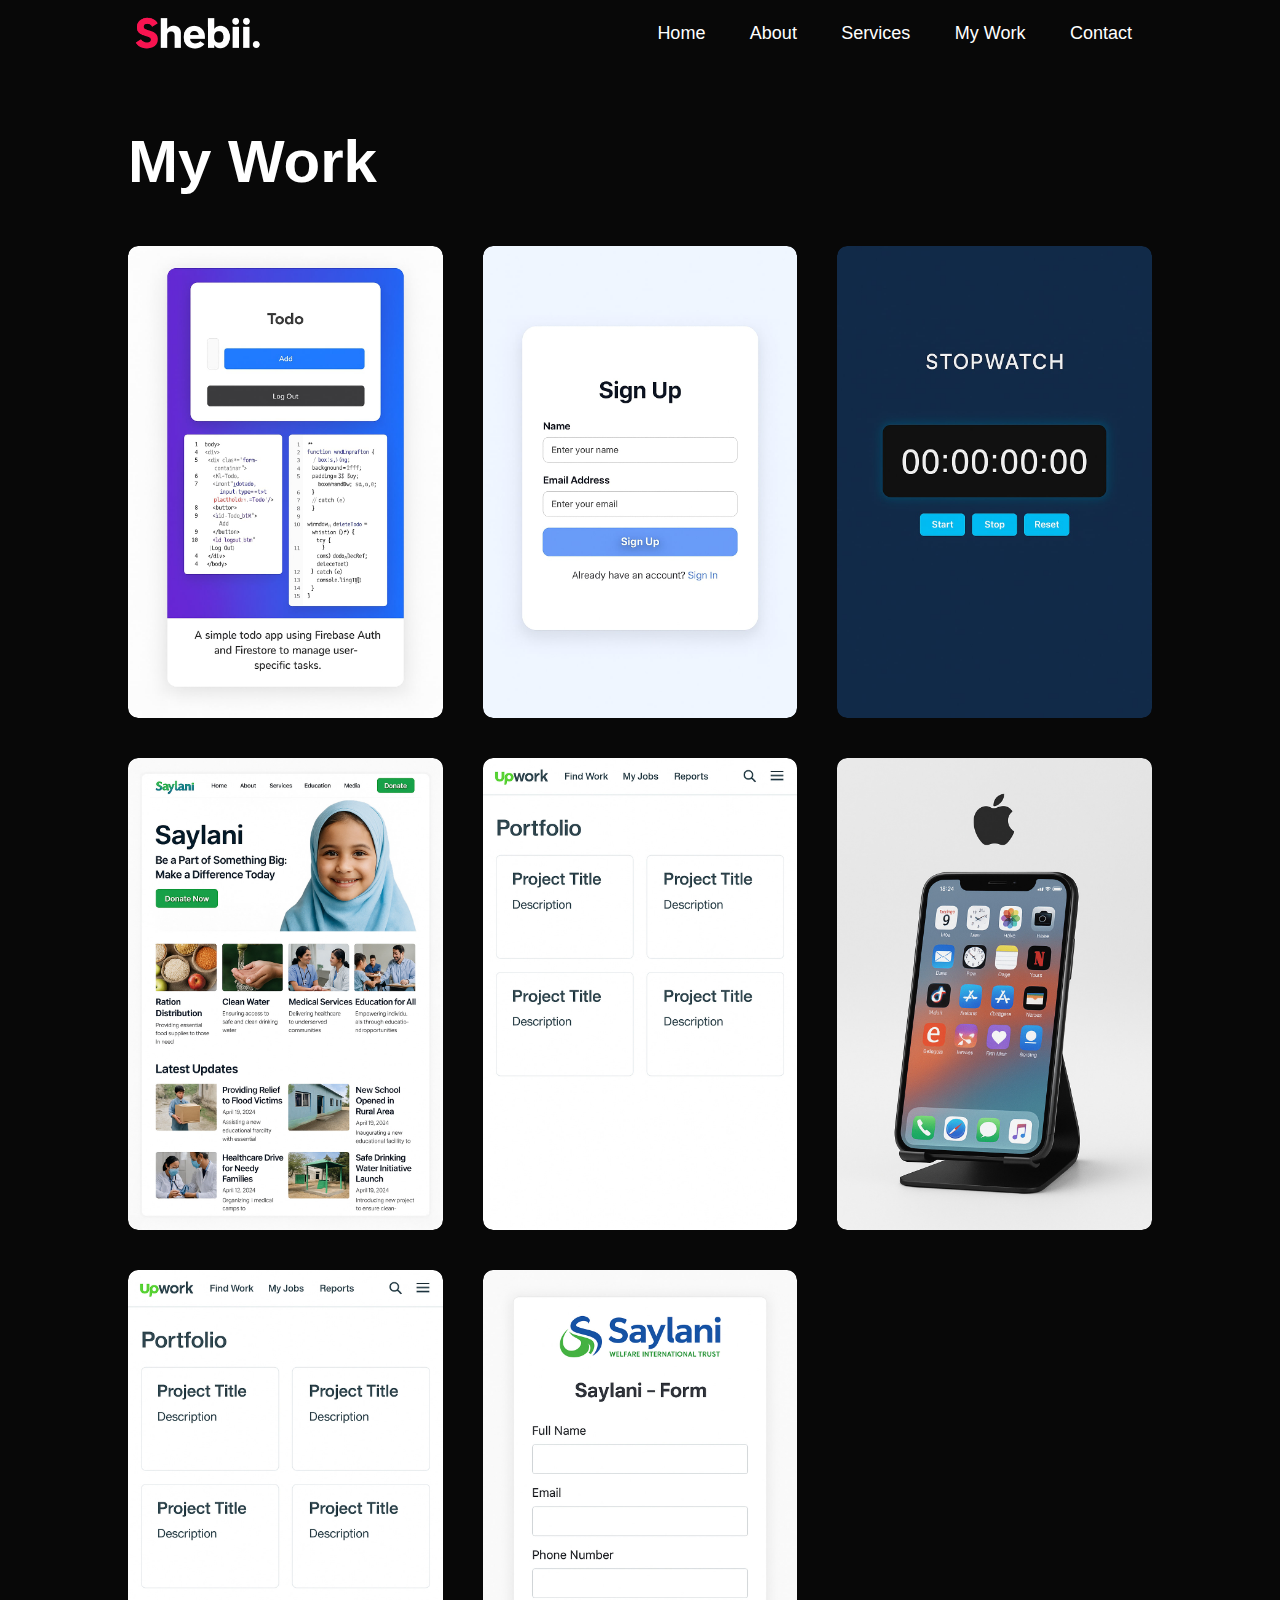
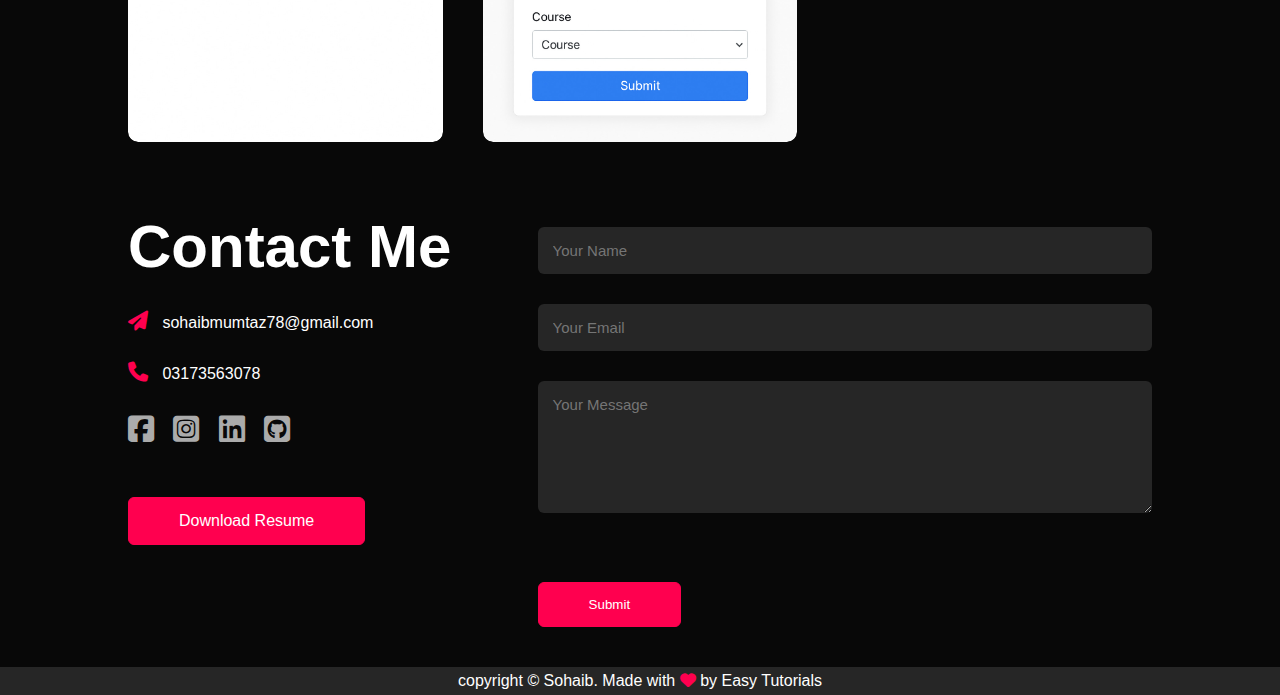
<file: seemore.html>
<!DOCTYPE html>
<html lang="en">

<head>
    <meta charset="UTF-8">
    <meta name="viewport" content="width=device-width, initial-scale=1.0">
    <title>See More</title>
    <link rel="stylesheet" href="style.css">
    <link rel="stylesheet" href="https://cdnjs.cloudflare.com/ajax/libs/font-awesome/6.7.2/css/all.min.css" />

</head>

<body>
    <!-- Header -->
    <div class="header" id="header">
        <div class="container">
            <nav>
                <a href="index.html">
                    <img src="images/logo.png" class="logo" alt="" loading="lazy">
                </a>
                <ul id="sidemenu">
                    <li><a href="./index.html">Home</a></li>
                    <li><a href="index.html#about">About</a></li>
                    <li><a href="index.html#services">Services</a></li>
                    <li><a href="index.html#portfolio">My Work</a></li>
                    <li><a href="index.html#contact">Contact</a></li>
                    <i class="fa fa-regular fa-circle-xmark" onclick="closemenu()"></i>
                </ul>
                <i class="fa fa-solid fa-bars" onclick="openmenu()"></i>
            </nav>
            <!-- <div class="headertext">
                    <p>FrontEnd Dev</p>
                    <h1>Hi, I'm <span>Sohaib</span><br>Mumtaz from Pakistan</h1>
                </div> -->
        </div>
    </div>

    <!-- My Work See More -->
    <div class="portfolio" id="portfolio">
        <div class="container">
            <H1 class="subtitle">My Work</H1>
            <div class="work-list">
                 <div class="work">
                    <img src="./images/todowtihfirebase.jpg" alt="" loading="lazy">
                    <div class="layer">
                        <h3>Todo Application using Firebase Authentication and Firebase Realtime Database</h3>
                        <p>A simple todo app using Firebase Auth and Firestore to manage user-specific tasks.</p>
                        <a href="./todo app with firebase/index.html"><i
                                class="fa-solid fa-arrow-up-right-from-square"></i></a>
                    </div>
                </div>
                <div class="work">
                    <img src="./images/login sigup page.jpg" alt="" loading="lazy">
                    <div class="layer">
                        <h3>Login signup page</h3>
                        <p>Modern digital stopwatch with glowing timer and blue control buttons on a dark gradient
                            background.</p>
                        <a href="./login signup page/sign_up.html"><i
                                class="fa-solid fa-arrow-up-right-from-square"></i></a>
                    </div>
                </div>
                <div class="work">
                    <img src="./images/stopwatch.jpg" alt="" loading="lazy">
                    <div class="layer">
                        <h3>Stop Watch</h3>
                        <p>Recreated Apple website UI to showcase front-end skills.</p>
                        <a href="./stop watch/index.html"><i class="fa-solid fa-arrow-up-right-from-square"></i></a>
                    </div>
                </div>
                <div class="work">
                    <img src="./images/work-2.jpg" alt="" loading="lazy">
                    <div class="layer">
                        <h3>Saylani</h3>
                        <p>Saylani-inspired responsive UI with modern layout and clean sections.</p>
                        <a href="./Saylani web/index.html"><i class="fa-solid fa-arrow-up-right-from-square"></i></a>
                    </div>
                </div>
                <div class="work">
                    <img src="./images/work-3.jpg" alt="" loading="lazy">
                    <div class="layer">
                        <h3>Upwork </h3>
                        <p>Modern and clean Upwork-inspired UI built for showcasing design proficiency.</p>
                        <a href="./upwork/index.html"><i class="fa-solid fa-arrow-up-right-from-square"></i></a>
                    </div>
                </div>
                <div class="work">
                    <img src="./images/work-1.jpg" alt="" loading="lazy">
                    <div class="layer">
                        <h3>Apple</h3>
                        <p>Recreated Apple website UI to showcase front-end skills.</p>
                        <a href="./apple.com/index.html"><i class="fa-solid fa-arrow-up-right-from-square"></i></a>
                    </div>
                </div>
                <div class="work">
                    <img src="./images/work-3.jpg" alt="" loading="lazy">
                    <div class="layer">
                        <h3>Hiring Mine </h3>
                        <p>Designed a demo hiring website to demonstrate UI skills for job and recruitment portals.</p>
                        <a href="./Hiring Mine/index.html"><i class="fa-solid fa-arrow-up-right-from-square"></i></a>
                    </div>
                </div>
                <div class="work">
                    <img src="./images/Saylani-foam.jpg" alt="" loading="lazy">
                    <div class="layer">
                        <h3>Saylani Form </h3>
                        <p>Created a Saylani-style registration form to demonstrate form design and structure.</p>
                        <a href="./Saylani Foam/index.html"><i class="fa-solid fa-arrow-up-right-from-square"></i></a>
                    </div>
                </div>
            </div>
            <!-- <a href="./seemore.html" class="btn">See More</a> -->
        </div>
    </div>

    <!-- Contact/ -->
    <div class="contact" id="contact">
        <div class="container">
            <div class="row">
                <div class="contact-left">
                    <h1 class="subtitle">Contact Me</h1>
                    <p><i class="fa-solid fa-paper-plane"></i> sohaibmumtaz78@gmail.com</p>
                    <p><i class="fa-solid fa-phone"></i> 03173563078</p>
                    <div class="social-icon">
                        <a href="https://www.facebook.com/shoaibmumtaz.shoaibali"><i
                                class="fa-brands fa-square-facebook"></i></a>
                        <a href="https://www.instagram.com/ranaxshobii/"><i
                                class="fa-brands fa-square-instagram"></i></a>
                        <a href="https://www.linkedin.com/in/-sohaib-mumtaz-/"><i
                                class="fa-brands fa-linkedin"></i></a>
                        <a href="https://github.com/sohaibMumtaz78"><i><i
                                    class="fa-brands fa-square-github"></i></i></a>
                        <!-- <a href="#"><i class="fa-brands fa-squarefacebook"></i></a> -->
                    </div>
                    <a href="images/Sohaib-cv.zip" download class="btn btn2">Download Resume</a>
                </div>
                <div class="contact-right">
                    <form name="submit-to-google-sheet">
                        <input type="text" name="Name" placeholder="Your Name" required>
                        <input type="email" name="email" placeholder="Your Email" required>
                        <textarea name="message" rows="6" placeholder="Your Message"></textarea>
                        <button type="submit" class="btn btn2 btn3">Submit</button>
                    </form>
                    <span id="msg"></span>
                </div>
            </div>
        </div>
        <div class="copyright">
            <p>copyright © Sohaib. Made with <i class="fa-solid fa-heart"></i> by Easy Tutorials</p>
        </div>
    </div>

</body>
<script src="app.js"></script>

</html>
</file>
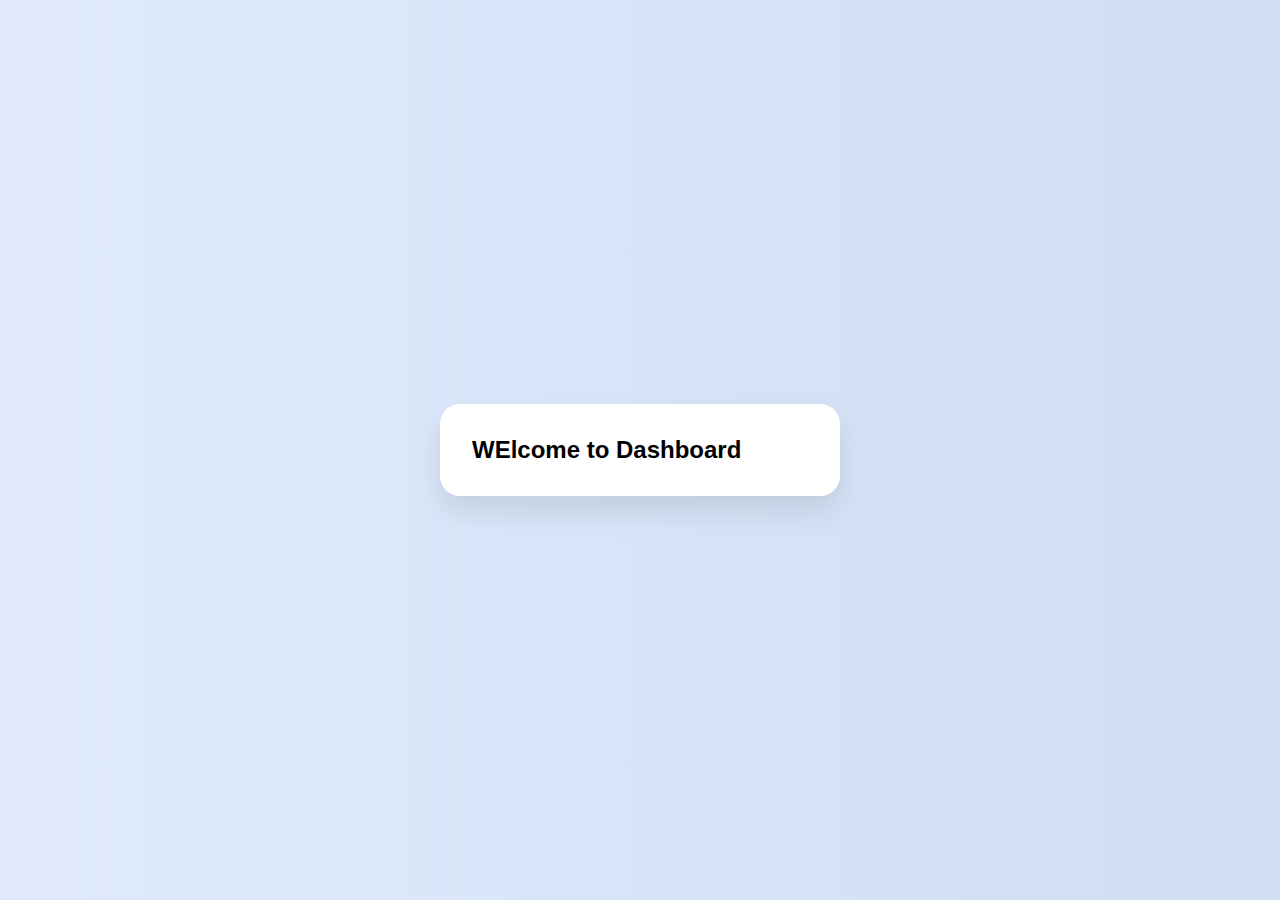
<file: login signup page/home.html>
<!DOCTYPE html>
<html lang="en">
<head>
    <meta charset="UTF-8">
    <meta name="viewport" content="width=device-width, initial-scale=1.0">
    <title>Document</title>
    <link rel="stylesheet" href="style.css">
</head>
<body>
    <h2 class="signup-container">WElcome to Dashboard</h2>
    
</body>
<script src="app.js"></script>

</html>
</file>
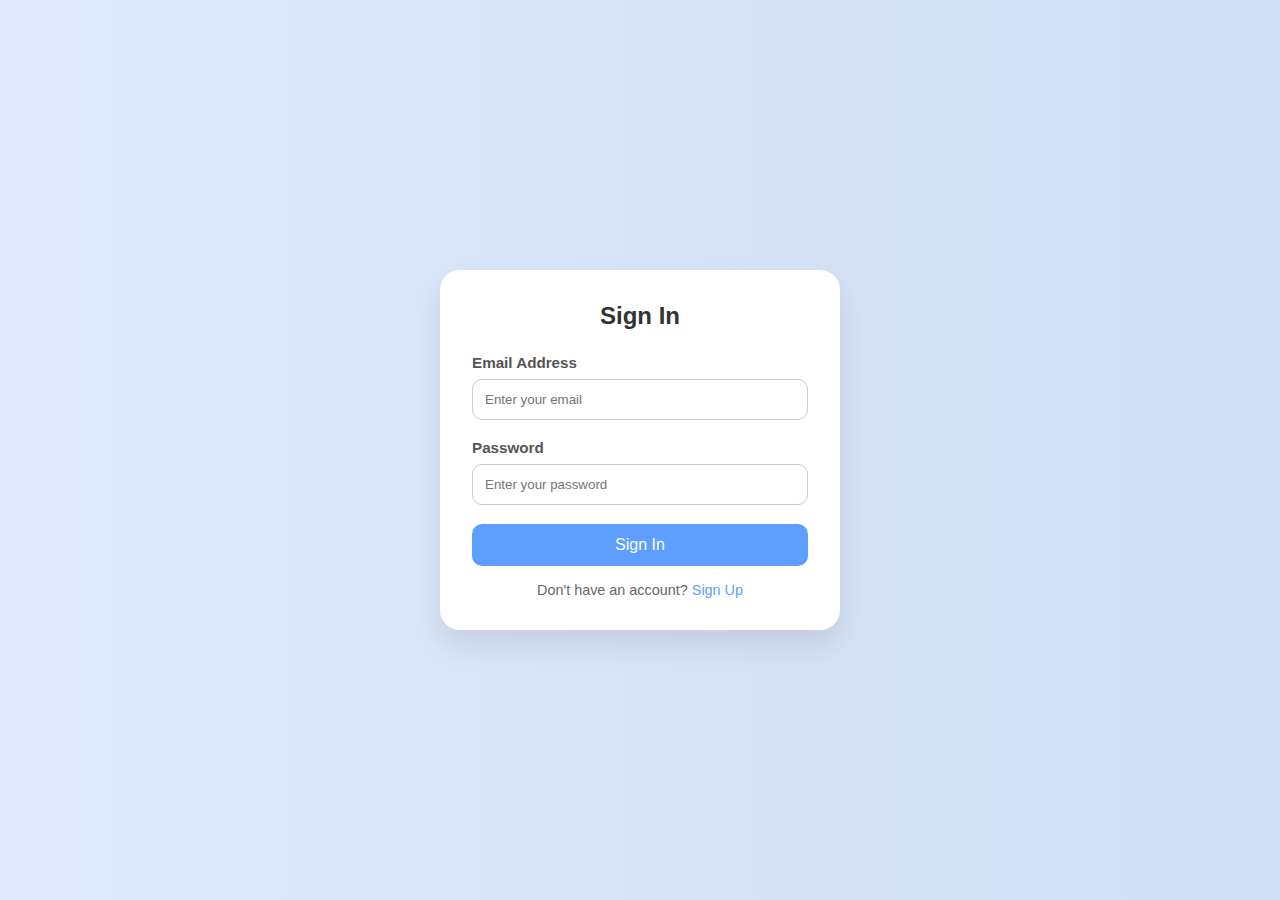
<file: login signup page/sign_in.html>
<!DOCTYPE html>
<html lang="en">
<head>
  <meta charset="UTF-8" />
  <meta name="viewport" content="width=device-width, initial-scale=1.0"/>
  <title>Sign In</title>
  <link rel="stylesheet" href="style.css" />
</head>
<body>
  <div class="signup-container">
    <form class="signup-form" onsubmit="signinholder(event)">
      <h2>Sign In</h2>
      <div class="input-group">
        <h6 for="email">Email Address</h6>
        <input type="email" id="email" placeholder="Enter your email" required />
      </div>
      <div class="input-group">
        <h6 for="password">Password</h6>
        <input type="password" id="password" placeholder="Enter your password" required />
      </div>
      <button type="submit" onclick="signinholder()">Sign In</button>
      <p class="signin-link">Don't have an account? <a href="./sign_up.html">Sign Up</a></p>
    </form>
  </div>
</body>
<script src="app.js"></script>
</html>
</file>
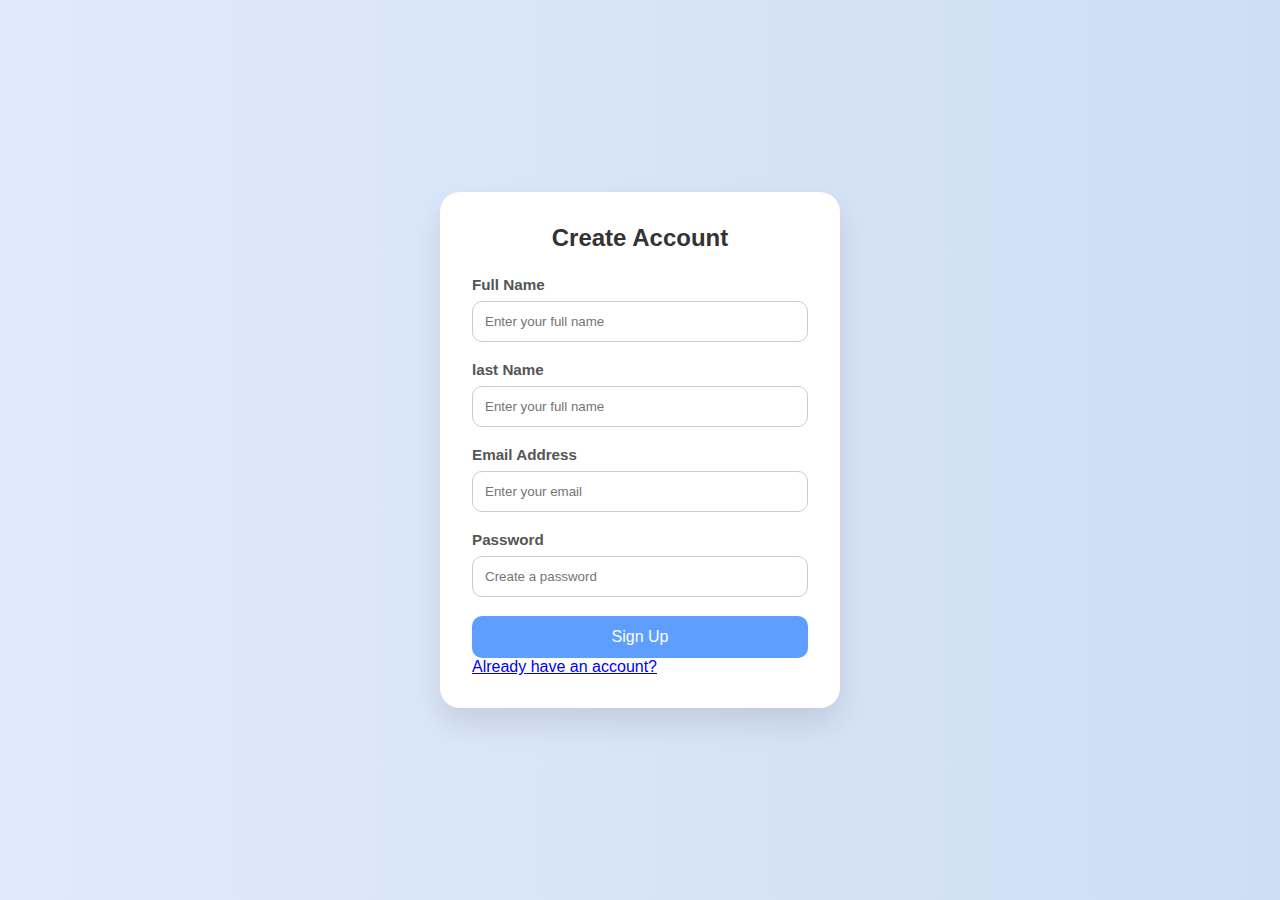
<file: login signup page/sign_up.html>
<!DOCTYPE html>
<html lang="en">
<head>
    <meta charset="UTF-8">
    <meta name="viewport" content="width=device-width, initial-scale=1.0">
    <title>Document</title>
    <link rel="stylesheet" href="style.css">
</head>
<body>
    <!-- <h1>Sign Up</h1> -->
    <div class="signup-container">
        <form class="signup-form"  onsubmit="signupholder(event)">
          <h2>Create Account</h2>
          <div class="input-group">
            <H6>Full Name</H6>
            <input type="text" id="firstName" placeholder="Enter your full name" required />
          </div>
          <div class="input-group">
            <H6>last Name</H6>
            <input type="text" id="lastName" placeholder="Enter your full name" required />
          </div>
          <div class="input-group">
            <h6 for="email">Email Address</h6>
            <input type="email" id="mail" placeholder="Enter your email" required />
          </div>
          <div class="input-group">
            <h6 for="password">Password</h6>
            <input type="password" id="password" placeholder="Create a password" required />
          </div>
          <button type="submit" onclick="signupholder()">Sign Up</button>
          <a href="./sign_in.html">Already have an account?</a>
          <!-- <button type="submit" onclick="signupholder()">Sign Up</button> -->
        </form>
      </div>
</body>
<script src="app.js"></script>
</html>
</file>
<file: style.css>
* {
    margin: 0;
    padding: 0;
    box-sizing: border-box;
    font-family: Arial, Helvetica, sans-serif;
}

html {
    scroll-behavior: smooth;
}

body {
    background: #080808;
    color: #fff;
}

.logo {
    cursor: pointer;
}

.header-pg {
    width: 100%;
    height: 100vh;
    background-image: url(images/123\ \(2\).png);
    /* background-size: cover;
    background-position: center; */
    background-repeat: no-repeat;
    background-size: 650px auto;
    /* ✅ sirf image chhoti hogi  */
    background-position: 700px top;
    /* ✅ image left corner mein chali jaayegi */
    /* image-rendering: auto;  */
}

.container {
    padding: 10px 10%;
}

nav {
    display: flex;
    align-items: center;
    justify-content: space-between;
    flex-wrap: wrap;
}

.logo {
    width: 140px;
}

nav ul li {
    display: inline-block;
    list-style: none;
    margin: 10px 20px;
}

nav ul li a {
    color: #fff;
    text-decoration: none;
    font-size: 18px;
    position: relative;
}

nav ul li a::after {
    content: '';
    width: 0;
    height: 3px;
    background: #ff004f;
    position: absolute;
    left: 0;
    bottom: -6px;
    /* transition: 0.5s */
}


nav ul li a:hover::after {
    width: 100%;
}

.headertext {
    margin-top: 20%;
    font-size: 30px;
}

.headertext h1 {
    font-size: 60px;
    margin-top: 20px;
}

.headertext h1 span {
    color: #ff004f;
}

/* about */
.about {
    padding: 80px 0;
    color: #ababab;
}

.row {
    display: flex;
    justify-content: space-between;
    flex-wrap: wrap;
}

.about-col-1 {
    flex-basis: 35%;
}

.about-col-1 img {
    width: 100%;
    border-radius: 15px;
    border-radius: 15px;
}

.about-col-2 {
    flex-basis: 60%;
}

.subtitle {
    font-size: 60px;
    font-weight: 600;
    color: #fff;
}


.tab-title {
    display: flex;
    margin: 20px 0 40px;
}

.tab-links {
    margin-right: 50px;
    font-size: 18px;
    font-weight: 500;
    cursor: pointer;
    position: relative;
}

.tab-links::after {
    content: '';
    width: 0;
    height: 3px;
    background: #ff004f;
    position: absolute;
    left: 0;
    bottom: -8px;
    transform: 0.5s;
}

.tab-links.active-link::after {
    width: 50%;
}

.tab-contents ul li {
    list-style: none;
    margin: 10px 0;
}

.tab-contents ul li span {
    color: #b54769;
    font-size: 14px;
}

.tab-contents {
    display: none;
}

.tab-contents.active-tab {
    display: block;
}


/* servies */
.services {
    padding: 30px 0;
}

.services-list {
    display: grid;
    grid-template-columns: repeat(auto-fit, minmax(250px, 1fr));
    grid-gap: 40px;
    margin-top: 50px;
}

.services-list div {
    background: #262626;
    padding: 40px;
    font-size: 13px;
    font-weight: 300;
    border-radius: 10px;
    border-right: 30px;
}

.services-list div i {
    font-size: 50px;
    margin-bottom: 30px;
    transition: background 0.5s, transform 0.5s;
}

.services-list div h2 {
    font-size: 30px;
    font-weight: 500;
    margin-bottom: 15px;
}

.services-list div a {
    text-decoration: none;
    color: white;
    font-size: 12px;
    margin-top: 20px;
    display: inline-block;
}

.services-list div:hover {
    background: #ff004f;
    transform: translateY(-10px);
    cursor: pointer;
}

/* portfolio */
.portfolio {
    padding: 50px 0;
}

.work-list {
    display: grid;
    grid-template-columns: repeat(auto-fit, minmax(250px, 1fr));
    grid-gap: 40px;
    margin-top: 50px;
}

.work {
    border-radius: 10px;
    position: relative;
    overflow: hidden;
}

.work img {
    width: 100%;
    border-radius: 10px;
    display: block;
    transition: transform 0.5s;
}

.layer {
    width: 100%;
    height: 0;
    background: linear-gradient(rgba(0, 0, 0, 0.6), #ff004f);
    border-radius: 10px;
    position: absolute;
    left: 0;
    bottom: 0;
    overflow: hidden;
    display: flex;
    justify-content: center;
    flex-direction: column;
    align-items: center;
    padding: 0 40px;
    text-align: center;
    font-size: 14px;
    transition: height 0.5s;
}

.layer h3 {
    font-weight: bold;
    margin-bottom: 20px;
    color: #ffffff;

}

.layer a {
    margin-top: 20px;
    color: #ff004f;
    text-decoration: none;
    font-size: 18px;
    line-height: 60px;
    background: #fff;
    width: 60px;
    height: 60px;
    border-radius: 50%;
    text-align: center;
}

.work:hover img {
    transform: scale(1.1);
}

.work:hover .layer {
    height: 100%;
}

.btn {
    display: block;
    margin: 50px auto;
    width: fit-content;
    border: 1px solid #ff004f;
    padding: 14px 50px;
    border-radius: 6px;
    text-decoration: none;
    color: white;
    transition: background 0.5s;
}


.btn:hover {
    background: #ff004f;
}


/* Contact */
.contact-left {
    flex-basis: 35%;
}

.contact-right {
    flex-basis: 60%;
}

.contact-left p {
    margin-top: 30px;
}

.contact-left p i {
    color: #ff004f;
    margin-right: 10px;
    font-size: 20px;
}

.social-icon {
    margin-top: 30px;
}

.social-icon a {
    text-decoration: none;
    font-size: 30px;
    margin-right: 15px;
    color: #ababab;
    display: inline-block;
    transition: transform 0.5s;
}

.social-icon a:hover {
    color: #ff004f;
    transform: translateY(-5px);
}

.btn.btn2 {
    display: inline-block;
    background: #ff004f;
}

.contact-right form {
    width: 100%;
}

form input,
form textarea {
    width: 100%;
    border: 0;
    outline: none;
    background: #262626;
    padding: 15px;
    margin: 15px 0;
    color: #fff;
    font-size: 15px;
    border-radius: 6px;
}

form btn2 {
    padding: 14px 60px;
    font-size: 18px;
    margin-top: 20px;
    cursor: pointer;
}

.copyright {
    width: 100%;
    text-align: center;
    padding: 5px 0;
    background: #262626;
    font-weight: 300;
    margin-top: 20px;
}

.copyright i {
    color: #ff004f;
}

.btn3 {
    cursor: pointer;
}

#msg {
    color: #61b752;
    margin-top: -40px;
    display: block;
}


/* Css for small screen */
nav .fa {
    display: none;
}

@media only screen and (max-width: 600px) {
    .header-pg {
        background-image: url(images/123\ \(2\).png) !important;
        background-size: 200px auto;
        background-position: right center;
        height: 50vh;
    }

    .headertext {
        /* margin-top: 100%; */
        font-size: 16px;
    }

    .headertext h1 {
        font-size: 30px;
    }

    nav .fa {
        display: block;
        font-size: 25px;
    }

    nav ul {
        background: #ff004f;
        position: fixed;
        top: 0;
        right: -200px;
        width: 200px;
        height: 100vh;
        padding-top: 50px;
        z-index: 2;
        transition: right 0.5s;
    }

    nav ul li {
        display: block;
        margin: 25px;
    }

    nav ul .fa {
        position: absolute;
        top: 25px;
        left: 25px;
        cursor: pointer;
    }

    .subtitle {
        font-size: 40px;
    }

    .about-col-1,
    .about-col-2 {
        flex-basis: 100%;
    }

    .about-col-1 {
        margin-bottom: 30px; 
    }

    .about-col-2 {
        font-size: 14px;
    }

    .tab-links {
        font-size: 16px;
        margin-right: 20px;
    }

    .contact-left,
    .contact-right {
        flex-basis: 100%;
    }

    .copyright {
        font-size: 14px;
    }



}
</file>
<file: apple.com/style.css>
* {
  margin: 0;
  padding: 0;
}

.container-navbtn {
  justify-content: center !important;
}
.nav-item {
  margin: 0px 8px 0px 8px;
  font-size: 13px;
  font-weight: 600;
}

.header-text {
  display: flex;
  justify-content: center;
  margin-top: 8px;
  margin-bottom: 8px;
  font-size: 14px;
  font-weight: 400;
  background-color: #f0f0f0;
}

.header-paragraph {
  padding-top: 15px;
  /* padding-bottom: 8px; */
}

.container {
  max-width: 100% !important;
  padding: 0px !important;
  position: relative;
  text-align: center;
  margin-top: 15px;
}
.container img {
  object-fit: none;
  height: 650px;
}
.AipodPro {
  width: 100%;
  position: absolute;
  top: 60%;
  /* left: 50%;
    transform: translate(-10%, -10%); */
  color: white;
  font-size: 44px;
  font-weight: 500;
}

.paragraph {
  width: 100%;
  position: absolute;
  top: 70%;
  /* left: 50%;
    transform: translate(-10%, -10%); */
  color: white;
  font-size: 20px;
}

#btnprimary {
  border-radius: 20px;
  font-size: 20px;
  padding: 5px 15px 5px 15px;
  /* left: 50%;
    transform: translate(-10%, -10%); */
}

.AipodProbtn {
  position: absolute;
  top: 85%;
  width: 100%;
  align-items: center;
}

.giftmagic {
  color: black;
  top: 65%;
}

.p2 {
  top: 75%;
  color: black;
}

.giftbtn {
  position: absolute;
  bottom: 5%;
  width: 100%;
  align-items: center;
}

#btnshop {
  border-radius: 20px;
  font-size: 20px;
  padding: 5px 15px 5px 15px;
}

.ipphone {
  top: 10%;
}

.p3 {
  top: 20%;
}

.btn2 {
  display: flex;
  justify-content: center;
  gap: 10px;
  position: absolute;
  bottom: 60%;
  /* left: 50%; */
  width: 100%;
}

#btnlearn {
  border-radius: 20px;
}

.containerimg {
  object-fit: cover !important;
}

.container2 {
  margin: 10px;
  gap: 10px;
  /* flex-wrap: wrap; */
}

.container2head {
  top: 5%;
}

.container2paragraph {
  top: 15%;
}

/* .btncontainer2 {
} */

.navbar-nav .nav-link {
  padding: 10px 15px;
}
.navbar-toggler {
  border-color: #ccc;
}
.navbar-toggler-icon {
  background-image: url("data:image/svg+xml,..."); /* Custom toggler icon */
}

#navbarNav {
  justify-content: center;
}
.navbar-nav .nav-link {
  padding: 10px 15px;
}

.navbarheader {
  background-color: rgba(245, 245, 247, 0.8);
}

.bg{
  background-color: #F5F5F7;
}

.footerol{
  padding: 17px 0 11px;
  margin: 0 auto;
  max-width: 980px;
  color:rgba(0, 0, 0, 0.56); ;
}
.footerli{
  font-size: 12px;
  font-weight: 400;
  list-style:none;
  padding-top: 17px;
  
}
</file>
<file: Hiring Mine/style.css>
*{
    margin: 0;
    padding: 0;
    box-sizing: border-box;
    font-family: Roboto, sans-serif;
}

.body1{
    background-color:  #FDFDFF;
}

.hiringminelogo{
    width: 186.35px;
    height: 36px;
}

.containerheader{
    display: flex;
    justify-content: space-around;
    margin-top: 20px;
    align-items: center;
}

.headernavbtn{
    display: flex;
    gap: 20px;
    justify-content: center;
    align-items: center;
}
    

.navbtn{
    /* padding-left: 20px;
    padding-right: 20px; */
    color: black;
    font-family: Roboto;
    font-size: 16px;
    font-style: normal;
    font-weight: 400;
    line-height: 18px;
    white-space: nowrap;
}

.bodyhead{
    display: flex;
    justify-content: center;
    padding-top: 20px;
    /* flex-direction: column;
     margin-left: 50px;
    margin-right: 50px; */
}
.containerbody{
    width: 65%;
    
}

.bodyheadh1{
    font-size: 80px !important;
    line-height: 100px;
    font-weight: 800;
    text-align: center;
    letter-spacing: -.02em;
    background: linear-gradient(106.43deg, #522fd4, #6bdcff 95.12%);
    -webkit-text-fill-color: transparent;
    background-clip: text;
    
}

.containerbodyp{
    font-size: 20px ;
    /* font-weight: 800; */
    text-align: center;
    margin-top: 20px;
   
}

.bodysearch{
    display: flex;
    justify-content: center;
    flex-direction: column;
    margin-top: 10px;
    margin-bottom: 15px;
}

.containersearch{
    padding-left: 25%;
    padding-right: 25%;
    padding-top: 10px;
    padding-bottom: 10px;
    margin-top: 15px;
    margin-bottom: 15px;
}

.btnjob{
    display: flex;
    justify-content: center;
    margin-left: 42%;
    margin-right: 42%;
    padding-top: 5px;
    padding-bottom: 5px;
    margin-top: 10px;
    align-items: center;
    border-radius: 14px;
    border-color: transparent;
    background-color:#4838B2 ;
    color: white;
    font-size: 20px;
}

.btnpopulsrsearch{
    color: #7141ED;
    font-size: 40px;
    font-weight: 600;
    margin-top: 10px;
    margin-bottom: 10px;
}

.searchcontainer{
    display: flex;
    justify-content: center;
    align-items: center;
    gap: 16px;
    flex-wrap: wrap;
}

.conatinerbtnpopolarsearch{
    margin-bottom: 25px;
}

.btnsearch{
    padding: 10px;
    border-radius: 10px;
    border-color:#6851FF ;
    color: #6851FF;
    background-color: transparent;
    border-style: solid;
    border-width: thin;
} 

.containerimg{
}

.heroimg{
    width:1339px;
    height: 329px;
}   

.body2{
    margin-top: 160px;
    margin-bottom: 160px;
}

.containerheadingb2{
    text-align: center;
}

.containerb2h3{
    font-size: 45px;
}

.containerh3span{
    color: #6851FF;
    font-weight: 600;
}

.containerb2paragraph{
    font-size: 20px;
}

.boxesb2{
    display: flex;
    justify-content: center;
    gap: 30px;
}

.containerboxesb2{
    margin-left: 40px;
    margin-right: 40px;
    margin-top: 60px;
    margin-bottom: 60px;
}

.boxes2items{
    text-align: center;
    background-color: #FAF9FF;
    display: flex;
    align-items: center;
    flex-direction: column;
    gap: 15px;
    border-radius: 10px;
    height: 220px;
    justify-content: center;
    border-color: white;
    padding-left: 40px;
    padding-right: 40px;
}


.boxes2icon{
    color: #6D5EFF;
}

.boxes2heading{
    color:#6D5EFF;
    font-size: 20px;
    font-weight: 600;
}

.boxes2text{
    font-size: 15px;
}

.containerb3text{
    text-align: center;
    margin-left: 220px;
    margin-right: 220px;
}

.b3textheading{
    font-weight: 600;
    font-size: 48px;
}

.betextspan{
    color: #6851FF;
}

.b3textparagraph{
    font-size: 20px;
    padding-left: 30px;
}

.containerb3img{
    display: flex;
    justify-content: center;
    margin-top: 50px;
    margin-bottom: 50px;
}

.body4{
    margin-top: 160px;
    margin-bottom: 160px;
    margin-left: 80px;
    margin-right: 80px;
}

.containertextb4{
    text-align: center;
}

.b4textheading{
    font-weight: 600;
    font-size: 45px;
}

.b4textspan{
    color: #6851FF;
}

.b4boxes{
    margin-top: 30px;
    display: flex;
    justify-content: center;
    align-items: center;
    gap: 20px;
}

.b4boxe1{
    background: #EFEDFF;
    padding-left: 20px;
    padding-right: 20px;
    margin-left: 20px;
    margin-right: 20px;
    height: 220px;
    display: flex;
    justify-content: center;
    text-align: center;
    flex-direction: column;
    gap: 20px;
    border-radius: 20px;
    width: 100%;
    border: 1px solid #fff;
    background: linear-gradient(180deg, #edebff, hsla(0, 0%, 100%, 0));
    box-shadow: 0 4px 40px #bdb2ff3d;
    cursor: pointer;
    max-width: 25%;
}

.b4boxicon{
    color: #8A79FF;
}

.b4boxhead{
    color: #8A79FF ; 
    font-size: 18px;
    font-weight: 600 ;   
}

.b4boxjobs{
    color: rgb(108, 108, 108);
}
</file>
<file: Saylani Foam/Style.css>
*{
    margin: 0;
    padding: 0;
    box-sizing: border-box;
}
.logo{
    text-align: center;

}

.headingcontainer{
    display: flex;
    justify-content: space-around;
    align-items: center;
    
}

.containerlogo{
}

.Portalbtn a{
    background-color: transparent;
    border: 1px solid #0D6DB7;
    border-radius: 20px;
    padding: 8px 20px;
    border-color: #0D6DB7;
    color: #0D6DB7;
    text-decoration: none;
    
    
}
.Portalbtn a:hover{
    background-color: #0066b3;
    color: white;

    
}

.Navbtn{
    display: flex;
    justify-content: center;
    align-items: center;
    gap: 2px;
    cursor: pointer;
    
}

.Navbtn button{
    background-color: transparent;
    border: 1px ridge lightslategray;
    border-radius: 0px;
    padding: 8px 20px;
    border-color: #d3d3d3;
    color: #0D6DB7;
    text-decoration: none;
    gap: 1px ;
    cursor: pointer;
    
}

.containertext{
    display: flex;
    /* align-items: center; */
    justify-content: space-around;
    /* padding: 20px; */
}

                         Form
/* .formbody{
    display: flex;
    justify-content: center;
    align-items: center;
} */
/* .containerform{
    width: 100%;
    max:  700px; 
    
} */

.containerform .title{
    font-size: 25px;
    font-weight: 500;
}

.containerform form .user-details{
    display: flex;
    justify-content: center;
    gap: 20px;
    margin: 30px;
}

.user-details .text {
    padding: 0px;
}

.user-details .input-box input{
    height: 45px;
    width: 100%;
    
    
}

.input-box .details{
    color: #0D6DB7;
}
.user-details .input-box select{
    width: 500px;
    padding: 20px 250px;
    margin: 10px 0;
    box-sizing: border-box;
    border-color: #8dc63f!important;
    color: rgba(0, 0, 0, .85);
    padding-left: 15px;
    cursor: pointer;
    display: flex;
    justify-content: center;
    
    

}

    /* c-p-box */
.containerform form .course-or-proficiency{    
    display: flex;
    justify-content: center;
    
    gap: 20px;
    margin: 30px;
    align-items: center;
    
}
.course-or-proficiency .input-box input{
    height: 45px;
    width: 100%;
    
    
}

.input-box .details{
    color: #0D6DB7;
}
.course-or-proficiency .input-box select{
    width: 500px;
    padding: 20px 250px;
    margin: 10px 0;
    box-sizing: border-box;
    border-color: #8dc63f!important;
    color: rgba(0, 0, 0, .85);
    padding-left: 15px;
    cursor: pointer;
    display: flex;
    justify-content: center;
}

        /* Name */
.containerform form .Name{    
            display: flex;
            justify-content: center;
            gap: 20px;
            margin: 30px;
            align-items: center;
            
}
.Name .input-box input{
            height: 45px;
            width: 100%;
            
            
}        
.input-box .details{
            color: #0D6DB7;
}
/* .Name .input-box input{
            border-color: #8dc63f;
            border-radius: 5px;
            background-color: initial;
            color: #666;
            padding-left: 15px ;
            margin-top: 15px;
} */

.Name .input-box input{
    width: 500px;
    padding: 0px 122px;
    margin: 10px 0;
    box-sizing: border-box;
    border-color: #8dc63f!important;
    color: rgba(0, 0, 0, .85);
    padding-left: 15px;    
    display: flex;
    justify-content: center;
    align-items: center;
    height: 60px;
}

/* Email Row */
.containerform form .emailrow{    
    display: flex;
    justify-content: center;
    gap: 20px;
    margin: 30px;
    align-items: center;
    
}
.emailrow .input-box input{
    height: 45px;
    width: 100%;
    
    
}        
.input-box .details{
    color: #0D6DB7;
}


.emailrow .input-box input{
width: 500px;
padding: 0px 190px;
margin: 10px 0;
box-sizing: border-box;
border-color: #8dc63f!important;
color: rgba(0, 0, 0, .85);
padding-left: 15px;    
display: flex;
justify-content: center;
align-items: center;
height: 60px;
}

/* cnicrow */
.containerform form .cnicrow{    
    display: flex;
    justify-content: center;
    gap: 20px;
    margin: 30px;
    align-items: center;
    
}
.cnicrow .input-box input{
    height: 45px;
    width: 100%;
    
    
}        
.input-box .details{
    color: #0D6DB7;
}


.cnicrow .input-box input{
width: 500px;
padding: 0px 122px;
margin: 10px 0;
box-sizing: border-box;
border-color: #8dc63f!important;
color: rgba(0, 0, 0, .85);
padding-left: 15px;    
display: flex;
justify-content: center;
align-items: center;
height: 60px;
}

/* DOB/Gender */
.containerform form .DOBrow{    
    display: flex;
    justify-content: center;
    gap: 20px;
    margin: 30px;
    align-items: center;
    
}
.DOBrow .input-box input{
    height: 45px;
    width: 100%;
    
    
}        
.input-box .details{
    color: #0D6DB7;
}


.DOBrow .input-box input {
width: 500px;
padding: 0px 20px;
margin: 10px 0;
box-sizing: border-box;
border-color: #8dc63f!important;
color: rgba(0, 0, 0, .85);
/* padding-left: 05px;     */
display: flex;
/* justify-content: center;
align-items: center; */
height: 60px;
}

.DOBrow .input-box select{
    width: 500px;
    padding: 0px 122px;
    margin: 10px 0;
    box-sizing: border-box;
    border-color: #8dc63f!important;
    color: rgba(0, 0, 0, .85);
    padding-left: 15px;    
    display: flex;
    height: 60px;
}


/* Address-Row */
.containerform form .Address-row{    
    display: flex;
    justify-content: center;
    gap: 20px;
    margin: 30px;
    align-items: center;
    
}
.Address-row .input-box input{
    height: 45px;
    width: 100%;
    
    
}        
.input-box .details{
    color: #0D6DB7;
}


.Address-row .input-box input {
width: 1020px;
padding: 0px 20px;
margin: 10px 0;
box-sizing: border-box;
border-color: #8dc63f!important;
color: rgba(0, 0, 0, .85);
/* padding-left: 05px;     */
display: flex;
/* justify-content: center;
align-items: center; */
height: 60px;
}


    /* Qualification-Row */
.containerform form .qualification-row{    
    display: flex;
    justify-content: center;
    gap: 20px;
    margin: 30px;
    align-items: center;
    
}
.qualification-row .input-box input{
    height: 45px;
    width: 100%;
    
    
}        
.input-box .details{
    color: #0D6DB7;
}


.qualification-row .input-box input {
width: 1020px;
padding: 0px 20px;
margin: 10px 0;
box-sizing: border-box;
border-color: #8dc63f!important;
color: rgba(0, 0, 0, .85);
/* padding-left: 05px;     */
display: flex;
/* justify-content: center;
align-items: center; */
height: 60px;
}

.qualification-row .input-box select {
    width: 1020px;
    padding: 0px 20px;
    margin: 10px 0;
    box-sizing: border-box;
    border-color: #8dc63f!important;
    color: rgba(0, 0, 0, .85);
    /* padding-left: 05px;     */
    display: flex;
    /* justify-content: center;
    align-items: center; */
    height: 60px;
    }
</file>
<file: Saylani web/style.css>
*{
    margin: 0;
    padding: 0;
}

body{
    font-family: "Poppins", sans-serif;
}

/* footer{
    font-family: "Poppins", sans-serif;
} */

.conatainerhead{
    position: fixed;
    top: 0;
    background-color: white;
    width: 100%;
    box-shadow: 0 2px 2px 0 rgba(0, 0, 0, .1);
}
/* 
.conatainerhead::before{
    position: sticky;
} */

.headernav{
    /* width: 100%;
    height: auto; */
    display: flex;
    justify-content: space-evenly;
    align-items: center;
    /* flex-wrap: wrap; */
    margin-left: 15px;
    margin-right: 15px;
    padding-top: 15px;
    padding-bottom: 15px;

}
/* .logo{
    width: 100%;
    height: auto;
} */

.navbtn{   
    padding-top: 8px;
    color: #0d6db7 !important;
    
}
.btn{
    border: none;
    /* color:#0d6db7 !important; */
    margin: 20px;
    background-color: transparent;
    font-size: 14px;
}

.btnhover{
    border: none;
    color:white;
    /* margin: 26px; */
    background-color: #0D6DB7;
    padding-left: 40px;
    padding-right: 40px;
    padding-top: 15px;
    padding-bottom: 15px;
    border-radius: 15px;
    
}

.btnhover:hover{
    transform: scale(1.2);
    cursor: pointer;
}

.btnhove2{
    background-color: #8DC63F;
}

.body1{
    display: flex;
    justify-content: center;
    align-items: center;
   /* width: 95%; */
   margin-left: 15px;
   margin-right: 15px;
    margin-top: 120px;
}

.p1{   
    font-size: 35px;
    margin-bottom: 20px;
    padding-left: 20px; 
}

.p2{
    font-size: 20px;
    margin-bottom: 20px;
    padding-left: 20px
}
.pbtn{
    margin-top: 30px;
    margin-left: 30px;
    padding: 10px;
    padding-left: 40px ;
    padding-right: 40px;
    box-sizing: border-box;
}

.body2{
    margin-left: 15px;
    margin-top: 20px;
    margin-bottom: 15px;
    margin-right: 15px;
    background-color: #0d6db7;
    /* padding-left: 30px; */
    padding-bottom: 30px;
    padding-top: 30px;
    border-radius: 10px;
    /* width: 92%; */
    background-color: rgba(182, 239, 73, .2);
    display: flex;
    justify-content: space-around;
    text-align: center;
    align-items: center;
    flex-wrap: wrap;
}

.generalcontainer{
    display: flex;
    justify-content: center;
    align-items: center;
}

.generalcontainerimg{
    padding-top: 17px;
    padding-bottom: 17px;
    padding-left: 10px;
}

.generalcontainer{
    background: #424242;
    color: white;
    border-radius: 9px;

}

.generalcontainertext{
    margin-right: 15px;
    margin-left: 15px;
}

.bbtn{
    padding: 20px;
    /* padding-left: 50px;
    padding-right: 50px; */
    /* margin-top: 20px; */
    border-radius: 20px;
    border: #e5e7eb;
    display: flex;
    justify-content: center;
    font-size: 15px;
    font-weight: 600;
}

.bbtn:hover{
    transform: scale(1.2);
    cursor: pointer;
}
       
.body3{
    display: flex;
    justify-content: center;
    flex-wrap: wrap;
    margin-top: 20px;
    margin-left: 15px;
    margin-right: 15px;
    margin-bottom: 20px;
}

.containerdonatebtn{
    position: relative;
}

/* .containerdonatebtn{
    position: relative;
} */

.donatebtn{
    position: absolute;
    /* bottom: 8px; */
    /* right: 16px; */
    bottom: 50px;
    right: 50px;
    padding-top: 10px;
    padding-bottom: 10px;
    padding-left: 40px;
    padding-right: 40px;
    font-size: 18px;
    background: #8DC63F;
    font-size: 25px;
    color: white;
    border-radius: 20px;
    border-color: none;
    cursor: pointer;
}

.donatebtn:hover{
    transform: scale(1.2);
    cursor: pointer;
}


.text1{
    display: flex;
    justify-content: center;
    padding-top: 30px;
    padding-bottom: 30px;
    font-size: 30px;
    font-weight: 600;
    margin-left: 15px;
    margin-right: 15px;
}

.body4{
    /* width: 100%; */
    margin-left: 15px;
    margin-right: 15px;
}

.b4icon{
    display: flex;
    justify-content: space-around;
    align-items: center;
    margin-bottom: 30px;
    gap: 15px;
}
.bicon{
    /* background-color: rgba(182, 239, 73, .2); */
    margin-top: 20px;
    margin-bottom: 20px;
    /* width: 150px; */
    height: 146px;
    padding-left: 50px;
    padding-right: 50px;
    padding-top: 20px;
    padding-bottom: 20px;
    background-color: rgba(182, 239, 73, .2);
    display: flex;
    justify-content: center;
    align-items: center;
    flex-direction: column;
    border: 0 solid #e5e7eb;
    /* box-sizing: border-box; */
    border-radius: 20px
} 

.b4text{
    margin-top: 20px;
    font-size: 20px;
}

.body5{
    /* display: flex;
    justify-content: center;
    align-items: center;    */
    border-radius: 10px;
    /* width: 100%; */
    margin-left: 15px;
    margin-right: 15px;
}
.image1{
    display: flex;
    justify-content: space-evenly;
    border-radius: 10px;
    height: 300px;
    /* gap: 30px; */
    padding-left: 15px;
    /* padding-right: 10px; */
    cursor: pointer;
    /* width: 33.333%; */
    margin-bottom: 30px;
    box-sizing: border-box;
}

.body6{
    /* width: 100%; */
   margin-bottom: 40px;
    display: flex;
    margin-top: 50px;
    margin-left: 15px;
    margin-right: 15px;
}

.b6img{
    width: 100%;
    display: flex;
    justify-content: center;
    padding-top: 30px;
}

.b6imgh-w{
    height: 500.5px;
    width: 449.63px;

}

.project{
    display: flex;
    justify-content: center;
    flex-direction: column;
}

.imghepatitis{
    display: flex;
    justify-content: center;
    background: transparent;
    height: 100px;
    width: 100px;
}

.pimgh-w{
    height: 60px;
    background-color: rgb(238 238 238 / var(--tw-bg-opacity));
    --tw-bg-opacity: 1;
    padding-left: 32px;
    padding-right: 32px;
    padding-top: 20px;
    padding-bottom: 20px;
    display: flex;
    justify-content: center;
    border-radius: 15px;
}

.projectimg1{
    display: flex;
    justify-content: center;
    margin-top: 20px;   

}

.projectother{
    /* padding-left: 20px; */
    /* margin-top: 10vh; */
    margin-bottom: 10px;
    font-size: 35px;
    font-weight: 600;
}

.projecthead{
    color: #0d6db7!important;
    padding-left: 15px;
    font-size: 20px;
    font-weight: 600;
    /* margin-bottom: .5em;; */
}

.normaltext{
    padding-left: 20px;
    /* padding-top: 10px; */
    /* font-size: 20px; */
    font-weight: 300;
    word-break: break-word;
}

.pimg{
    height: 60px;
    background-color: rgb(238 238 238 / var(--tw-bg-opacity));
    --tw-bg-opacity: 1;
    padding-left: 20px;
    padding-right: 20px;
    padding-top: 20px;
    padding-bottom: 20px;
    display: flex;
    justify-content: center;
    border-radius: 15px;
}
.phead{
    display: flex;
    /* justify-content: center; */
    flex-direction: column;
}

.projectimg2{
    display: flex;
    justify-content: center;
    padding-left: 20px;   
    margin-top: 15px;
   
}

.projectimg3{
    display: flex;
    justify-content: center;
    padding-left: 20px;   
    margin-top: 15px;
   
}

.body7{
    height: 300px;
    display: flex;
    justify-content: center;
    background-color: #0d6db7;
    background-image: url("./images/bg1.png");
    padding-top: 100px;
    padding-bottom: 10px;
    margin-left: 15px;
    margin-right: 15px;
}


.bgimg{
    display: flex;
    justify-content: center;
    
}

.b7foodtext{
    display: flex;
    justify-content: center;
    flex-direction: column;
}

.b7imgfood{
    
}
.b7img-food{
    display: flex;
}

.body8{
    display: flex;
    justify-content: center;
    align-items: center;
    margin-top: 15vh;
    margin-bottom: 15vh;
     margin-left: 15px;
     margin-right: 15px;
}

.col{
    flex: 1 ,0;
    text-align: center;
}
.col1{
    color:#8dc63f ;
    font-size: 30px;
}

.col2{
    font-size: 30px;
}

.body9{
    /* width: 100%; */
    margin-left: 15px;
    margin-right: 15px;
    

}

.bhead{
    display: flex;
    justify-content: center;
    text-align: center;
    flex-direction: column;
    background-color: #eee;
    

}

.b9img{
    height: 100px;
    margin-top:  40px;
    margin-bottom: 15px;
    object-fit: cover;
    /* width: 100px; */
}

.arshad{
    border-radius: 50px;
    margin-bottom: 10px;
    
}

.directorname{
    margin-bottom: 10px;
    font-size: 20px;
    font-weight: 400px;
}

.b9paragraph{
    margin-bottom: 100px;
    font-size: 20px;
    font-weight: 400px;
    margin-right: 40px;
    margin-left: 40px;
    margin-top:  30px;
}

.body10{
    display: flex;
    justify-content: center;
    margin-left: 15px;
    margin-right: 15px;
}

.row1{
    display: flex;
    justify-content: center;
    gap: 20px;
    margin-bottom: 30px;
}

.body11{
    margin-left: 15px;
    margin-right: 15px;
}

.body12{
    margin-left: 15px;
    margin-right: 15px;
}

.b13container{
    /* width: 95%; */
}

.body13{
    display: flex;
    justify-content: center;
    text-align: center;
    flex-direction: column;
    background-image: url(./images/bg2.png);
    background-color: #0d6db7;
    margin-left: 15px;
    margin-right: 15px;

}
.b13heading{
    font-size: 30px;
    font-weight: 600;
    line-height: 1.35;
    margin-bottom: .5em;
    padding-top:40px ;
    color: white;
}

.b13email{
    padding-bottom: 10px;
}
.email{
    width: 800px;
    height: 55px;
    font-size: 20px;
    /* padding-left: 10px; */
    border-radius: 15px;
    border-color: white;
    border-radius: 20px;
    background-color: transparent;
    color : black;
}

.b13btn{
    margin-bottom: 50px;
}
.bottom{
    width: 800px;
    height: 55px;
    font-size: 20px;
    padding-left: 10px;
    border-radius: 15px;
    border-color: transparent;
    font-size: 20px ;
}

.container{
    background-color: #424242;
    /* padding: 50px; */
    position: relative;
}

.container:before{
    background-image: url(./images/bg1.png);
    background-position: 50% 0;
    background-repeat: no-repeat;
    background-size: cover;
    content: " ";
    display: block;
    height: 100%;
    left: 0;
    opacity: .1;
    position: absolute;
    /* top: 0; */
    width: 100%;
}

.footer1{
    /* display: black ; */
    display: flex;
    justify-content: center;
    align-items: center;
    /* text-align: center; */
    margin-top:50px ;
    margin-bottom: 50px;
    padding-top: 100px;
    /* padding-bottom: 100px; */
    
}

ul{
    list-style: none;
}

.footerrow{   
    display: flex;
    justify-content: center;
    flex-direction: column;
    width: 33.33333333%;
    margin-left: 15px;
}

.conatainerfooterabout{
    width: 16.66666667%;
}

.footerabout{
    color: white;
    /* font-size: 15px;
    font-weight: 300; */
}

.conatainerabout{
    margin-bottom: 10px;

}

.aboutlist{
    margin-bottom: 20px;

}

.footerabout1{
    color: white;
    font-size: 15px;
    font-weight: 300;
}

.al1{
    font-size: 15px;
    font-weight: 200;
}

.al{
    margin-bottom: 14px;
}

.conatainerfootercontact{
    width: 33.33333333%;
}


.f2img{
    display: flex;
    justify-content: center;
    margin-top: 20px;
    margin-bottom: 20px;
}

.footer3{
    display: flex;
    justify-content: center;
    color: white;

}

.f3text{
    font-size: 20px;
    margin-top: 20px;
}

.footer4{
    display: flex;
    justify-content: center;
    color: white;

}

.f4text{
    font-size: 20px;
    margin-top: 20px;
    margin-bottom: 40px;
}
</file>
<file: stop watch/style.css>
*{
  margin: 0;
  padding: 0;
  box-sizing: border-box;
}

body {
  font-family: 'Orbitron', sans-serif;
  background: linear-gradient(to right, #141e30, #243b55);
  color: #ffffff;
  display: flex;
  flex-direction: column;
  align-items: center;
  justify-content: center;
  height: 100vh;
  margin: 0;
}

.stopwatch {
  font-size: 60px;
  margin-bottom: 30px;
  background: #1c1c1c;
  padding: 20px 40px;
  border-radius: 15px;
  box-shadow: 0 0 20px rgba(0, 255, 255, 0.3);
  letter-spacing: 2px;
}

.stopwatch span {
  margin: 0 5px;
}

.buttons {
  display: flex;
  gap: 15px;
}

.buttons button {
  background: #00c6ff;
  color: #fff;
  border: none;
  padding: 12px 24px;
  font-size: 16px;
  border-radius: 8px;
  cursor: pointer;
  transition: background 0.3s ease;
  box-shadow: 0 4px 10px rgba(0, 198, 255, 0.2);
}

.buttons button:hover {
  background: #007ba7;
}

button:disabled {
  background: #555;
  cursor: not-allowed;
}
</file>
<file: upwork/style.css>
.b3bg{
    background-color:lightgrey;
    cursor: pointer;
    height: 120px;
    align-items: center;
}

.b4head{
    color: #91E6B3;
}

.b4bg{
    background-color: #13544E;
}

.b5bg{
    background-color:#14A800;
    border-color: #14A800;
}

@media (max-width: 575.98px) {
    .mycol{
        display: none;
    }
}
</file>
<file: login signup page/style.css>
* {
    box-sizing: border-box;
    margin: 0;
    padding: 0;
  }
  
  body {
    font-family: 'Segoe UI', sans-serif;
    background: linear-gradient(to right, #e0eafc, #cfdef3);
    display: flex;
    justify-content: center;
    align-items: center;
    height: 100vh;
  }
  
  .signup-container {
    background: #fff;
    padding: 2rem;
    border-radius: 20px;
    box-shadow: 0 15px 30px rgba(0, 0, 0, 0.1);
    width: 100%;
    max-width: 400px;
  }
  
  .signup-form h2 {
    text-align: center;
    margin-bottom: 1.5rem;
    color: #333;
  }
  
  .input-group {
    margin-bottom: 1.2rem;
  }
  
  .input-group h6 {
    display: block;
    margin-bottom: 0.5rem;
    font-size: 0.95rem;
    color: #555;
  }
  
  .input-group input {
    width: 100%;
    padding: 0.75rem;
    border: 1px solid #ccc;
    border-radius: 10px;
    outline: none;
    transition: border-color 0.3s;
  }
  
  .input-group input:focus {
    border-color: #5e9eff;
  }
  
  button {
    width: 100%;
    padding: 0.75rem;
    background: #5e9eff;
    color: white;
    border: none;
    border-radius: 10px;
    font-size: 1rem;
    cursor: pointer;
    transition: background 0.3s;
  }
  
  button:hover {
    background: #4a8de0;
  }
  
  .signin-link {
    text-align: center;
    margin-top: 1rem;
    font-size: 0.9rem;
    color: #666;
  }
  
  .signin-link a {
    color: #5e9eff;
    text-decoration: none;
  }
  
  .signin-link a:hover {
    text-decoration: underline;
  }
</file>
